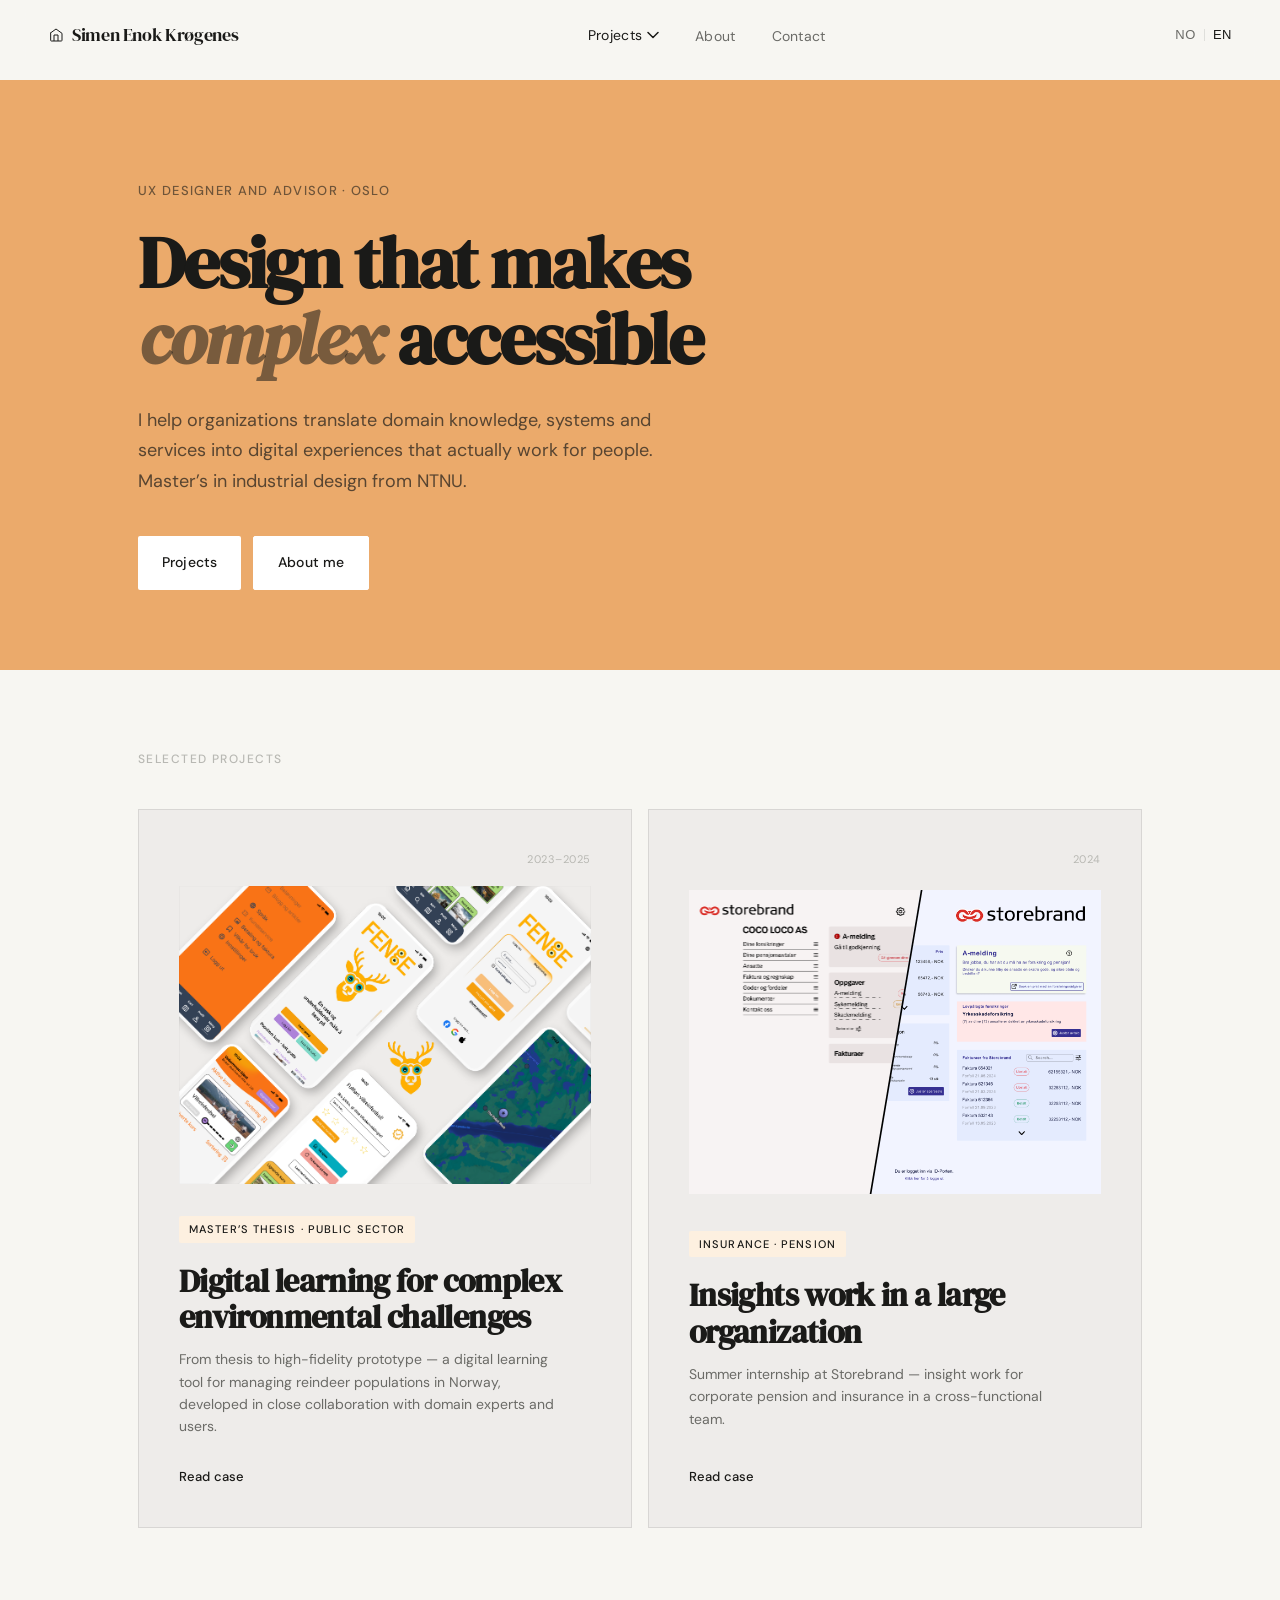
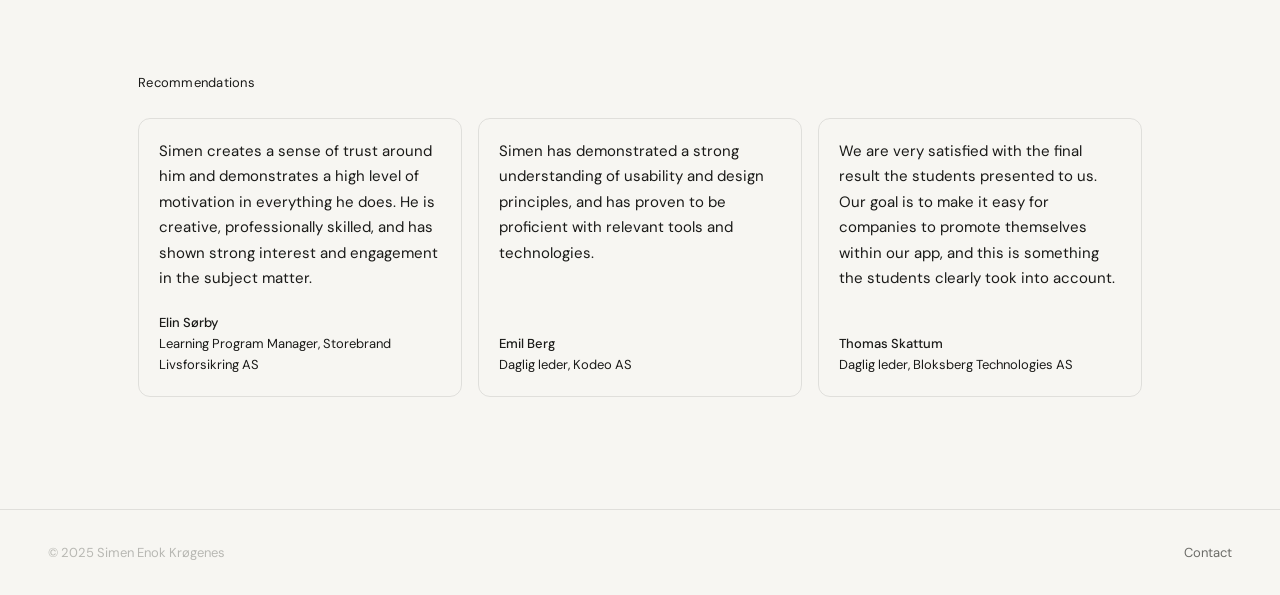
<file: index.html>
<!DOCTYPE html>
<html lang="no">
<head>
  <meta charset="UTF-8">
  <meta name="viewport" content="width=device-width, initial-scale=1.0">
  <title data-i18n="index.title">Simen Enok Krøgenes — UX-designer og rådgiver</title>
  <link rel="stylesheet" href="style.css">
  <script src="i18n.js" defer></script>
  <script src="nav.js" defer></script>
  <!-- Cloudflare Web Analytics -->
  <script defer src='https://static.cloudflareinsights.com/beacon.min.js' data-cf-beacon='{"token": "e6a8afc8fe464f28bdc5db6324f09d3e"}'></script>
  <!-- End Cloudflare Web Analytics -->
</head>
<body>

<nav>
  <a href="index.html" class="nav-logo">
    <svg width="16" height="16" viewBox="0 0 24 24" fill="none" xmlns="http://www.w3.org/2000/svg" aria-hidden="true">
      <path d="M3 9.5L12 3L21 9.5V20a1 1 0 0 1-1 1H5a1 1 0 0 1-1-1V9.5Z" stroke="currentColor" stroke-width="1.5" stroke-linejoin="round"/>
      <path d="M9 21V12h6v9" stroke="currentColor" stroke-width="1.5" stroke-linejoin="round"/>
    </svg>
    Simen Enok Krøgenes
  </a>
  <ul class="nav-links">
    <li class="nav-item-dropdown">
      <button class="nav-dropdown-btn active" aria-expanded="false" aria-haspopup="true">
        <span data-i18n="nav.projects">Prosjekter</span>
        <svg class="nav-chevron" width="12" height="8" viewBox="0 0 12 8" fill="none" aria-hidden="true">
          <path d="M1 1.5L6 6.5L11 1.5" stroke="currentColor" stroke-width="1.5" stroke-linecap="round" stroke-linejoin="round"/>
        </svg>
      </button>
      <div class="nav-dropdown" role="menu">
        <a href="fenge.html" class="nav-dropdown-item" role="menuitem">
          <span class="nav-dd-tag" data-i18n="nav.dd.fenge.tag">Masteroppgave · Natur</span>
          <span class="nav-dd-name">Fenge</span>
          <span class="nav-dd-desc" data-i18n="nav.dd.fenge.desc">Digital læring for villreinforvaltning</span>
        </a>
        <a href="storebrand.html" class="nav-dropdown-item" role="menuitem">
          <span class="nav-dd-tag" data-i18n="nav.dd.storebrand.tag">Pensjon · Forsikring</span>
          <span class="nav-dd-name">Storebrand</span>
          <span class="nav-dd-desc" data-i18n="nav.dd.storebrand.desc">Innsiktsarbeid og brukeropplevelse</span>
        </a>
        <!-- DNT hidden: not active
        <a href="dnt.html" class="nav-dropdown-item" role="menuitem">
          <span class="nav-dd-tag" data-i18n="nav.dd.dnt.tag">Friluftsliv · Frivillig</span>
          <span class="nav-dd-name">DNT</span>
          <span class="nav-dd-desc" data-i18n="nav.dd.dnt.desc">UX-rådgivning og opplæring</span>
        </a>
        -->
      </div>
    </li>
    <li><a href="om-meg.html" data-i18n="nav.about">Om meg</a></li>
    <li><a href="om-meg.html#kontakt" data-i18n="nav.contact">Kontakt</a></li>
  </ul>
  <div class="lang-switcher">
    <button class="lang" data-lang="no">NO</button>
    <span class="lang-divider"></span>
    <button class="lang" data-lang="en">EN</button>
  </div>
</nav>

<main>

  <section class="hero">
    <div class="container">
      <p class="hero-eyebrow fade-up" data-i18n="index.hero.eyebrow">UX-designer og rådgiver · Oslo</p>
      <h1 class="fade-up" data-i18n="index.hero.title">Design som gjør <em>komplekst</em> tilgjengelig</h1>
      <p class="hero-body fade-up" data-i18n="index.hero.body">
        Jeg brenner for å skape fagkunnskap, systemer og tjenester til digitale opplevelser som faktisk fungerer for folk. Master i industriell design fra NTNU.
      </p>
      <div style="display:flex;gap:12px;flex-wrap:wrap;" class="fade-up">
        <a href="#prosjekter" class="btn" data-i18n="nav.projects">Prosjekter</a>
        <a href="om-meg.html" class="btn btn-ghost" data-i18n="index.hero.cta.about">Om meg</a>
      </div>
    </div>
  </section>

  <div class="container">
    <section class="projects-section" id="prosjekter">
      <p class="section-label" data-i18n="index.projects.label">Utvalgte prosjekter</p>

      <div class="projects-grid">

        <!-- FENGE — featured -->
        <a href="fenge.html" class="project-card featured fade-up">
          <span class="card-year" data-i18n="index.project.fenge.year">2023–2025</span>
          <img src="images/fenge/0hero-fenge.png" alt="Fenge grensesnitt" loading="lazy">
          <div>
            <span class="card-tag" data-i18n="index.project.fenge.tag">Masteroppgave · Offentlig sektor</span>
            <h2 class="card-title" data-i18n="index.project.fenge.title">Digital læring som virkemiddel i naturforvaltning</h2>
            <p class="card-desc" data-i18n="index.project.fenge.desc">
              Fra masteroppgave til høyoppløselig prototype — et digitalt læringsverktøy for forvaltning av norsk villrein, utviklet i tett samarbeid med fageksperter og brukere.
            </p>
          </div>
          <span class="card-arrow" data-i18n="index.project.card.cta">
            Les casen
            <svg width="16" height="16" viewBox="0 0 16 16" fill="none">
              <path d="M3 8h10M9 4l4 4-4 4" stroke="currentColor" stroke-width="1.5" stroke-linecap="round" stroke-linejoin="round"/>
            </svg>
          </span>
        </a>

        <!-- STOREBRAND -->
        <a href="storebrand.html" class="project-card secondary fade-up">
          <span class="card-year" data-i18n="index.project.storebrand.year">2024</span>
          <img src="images/storebrand/0hero-storebrand.svg" alt="Storebrand Sandbox" loading="lazy">
          <div>
            <span class="card-tag" data-i18n="index.project.storebrand.tag">Forsikring · Pensjon</span>
            <h2 class="card-title" data-i18n="index.project.storebrand.title">Innsiktsarbeid i stor organisasjon</h2>
            <p class="card-desc" data-i18n="index.project.storebrand.desc">
              Sommerpraktikum i Storebrand — innsiktsarbeid for bedriftsmarkedet innen pensjon og forsikring i tverrfaglig team.
            </p>
          </div>
          <span class="card-arrow" data-i18n="index.project.card.cta">
            Les casen
            <svg width="16" height="16" viewBox="0 0 16 16" fill="none">
              <path d="M3 8h10M9 4l4 4-4 4" stroke="currentColor" stroke-width="1.5" stroke-linecap="round" stroke-linejoin="round"/>
            </svg>
          </span>
        </a>

        <!-- DNT hidden: not active
        <a href="dnt.html" class="project-card third fade-up">
          <span class="card-year" data-i18n="index.project.dnt.year">2024–2025</span>
          <div class="img-block fade-up">[ Heroimage: DNT-grensesnitt ]</div>
          <div>
            <span class="card-tag" data-i18n="index.project.dnt.tag">Friluftsliv · Opplæring</span>
            <h2 class="card-title" data-i18n="index.project.dnt.title">UX-rådgivning og frivillig formidling, DNT</h2>
          </div>
          <div>
            <p class="card-desc" data-i18n="index.project.dnt.desc">
              Bidrag til digital utvikling og opplæring av frivillige formidlere for Den Norske Turistforening — Norges største friluftslivsorganisasjon.
            </p>
            <span class="card-arrow" style="display:inline-flex;margin-top:20px;" data-i18n="index.project.card.cta">
              Les casen
              <svg width="16" height="16" viewBox="0 0 16 16" fill="none" style="margin-left:8px;">
                <path d="M3 8h10M9 4l4 4-4 4" stroke="currentColor" stroke-width="1.5" stroke-linecap="round" stroke-linejoin="round"/>
              </svg>
            </span>
          </div>
        </a>
        -->

      </div>
    </section>

    <section class="recommendations">
      <p class="rec-label" data-i18n="index.rec.label">Anbefalinger</p>
      <div class="rec-scroll">
        <div class="rec-grid" id="rec-grid"></div>
      </div>
    </section>

  </div>
</main>


<footer>
  <p data-i18n="footer.copyright">© 2025 Simen Enok Krøgenes</p>
  <a href="om-meg.html#kontakt" data-i18n="nav.contact">Kontakt</a>
</footer>

<script>
const recTestimonials = [
  {
    quote: "Simen creates a sense of trust around him and demonstrates a high level of motivation in everything he does. He is creative, professionally skilled, and has shown strong interest and engagement in the subject matter.",
    author: "Elin Sørby",
    role: "Learning Program Manager, Storebrand Livsforsikring AS"
  },
  {
    quote: "Simen has demonstrated a strong understanding of usability and design principles, and has proven to be proficient with relevant tools and technologies.",
    author: "Emil Berg",
    role: "Daglig leder, Kodeo AS"
  },
  {
    quote: "We are very satisfied with the final result the students presented to us. Our goal is to make it easy for companies to promote themselves within our app, and this is something the students clearly took into account.",
    author: "Thomas Skattum",
    role: "Daglig leder, Bloksberg Technologies AS"
  }
];

document.addEventListener("DOMContentLoaded", () => {
  const grid = document.getElementById("rec-grid");
  recTestimonials.forEach(t => {
    const card = document.createElement("div");
    card.className = "rec-card";
    card.innerHTML = `<p class="rec-quote">${t.quote}</p><div><p class="rec-author">${t.author}</p><p class="rec-role">${t.role}</p></div>`;
    grid.appendChild(card);
  });
});
</script>
</body>
</html>
</file>
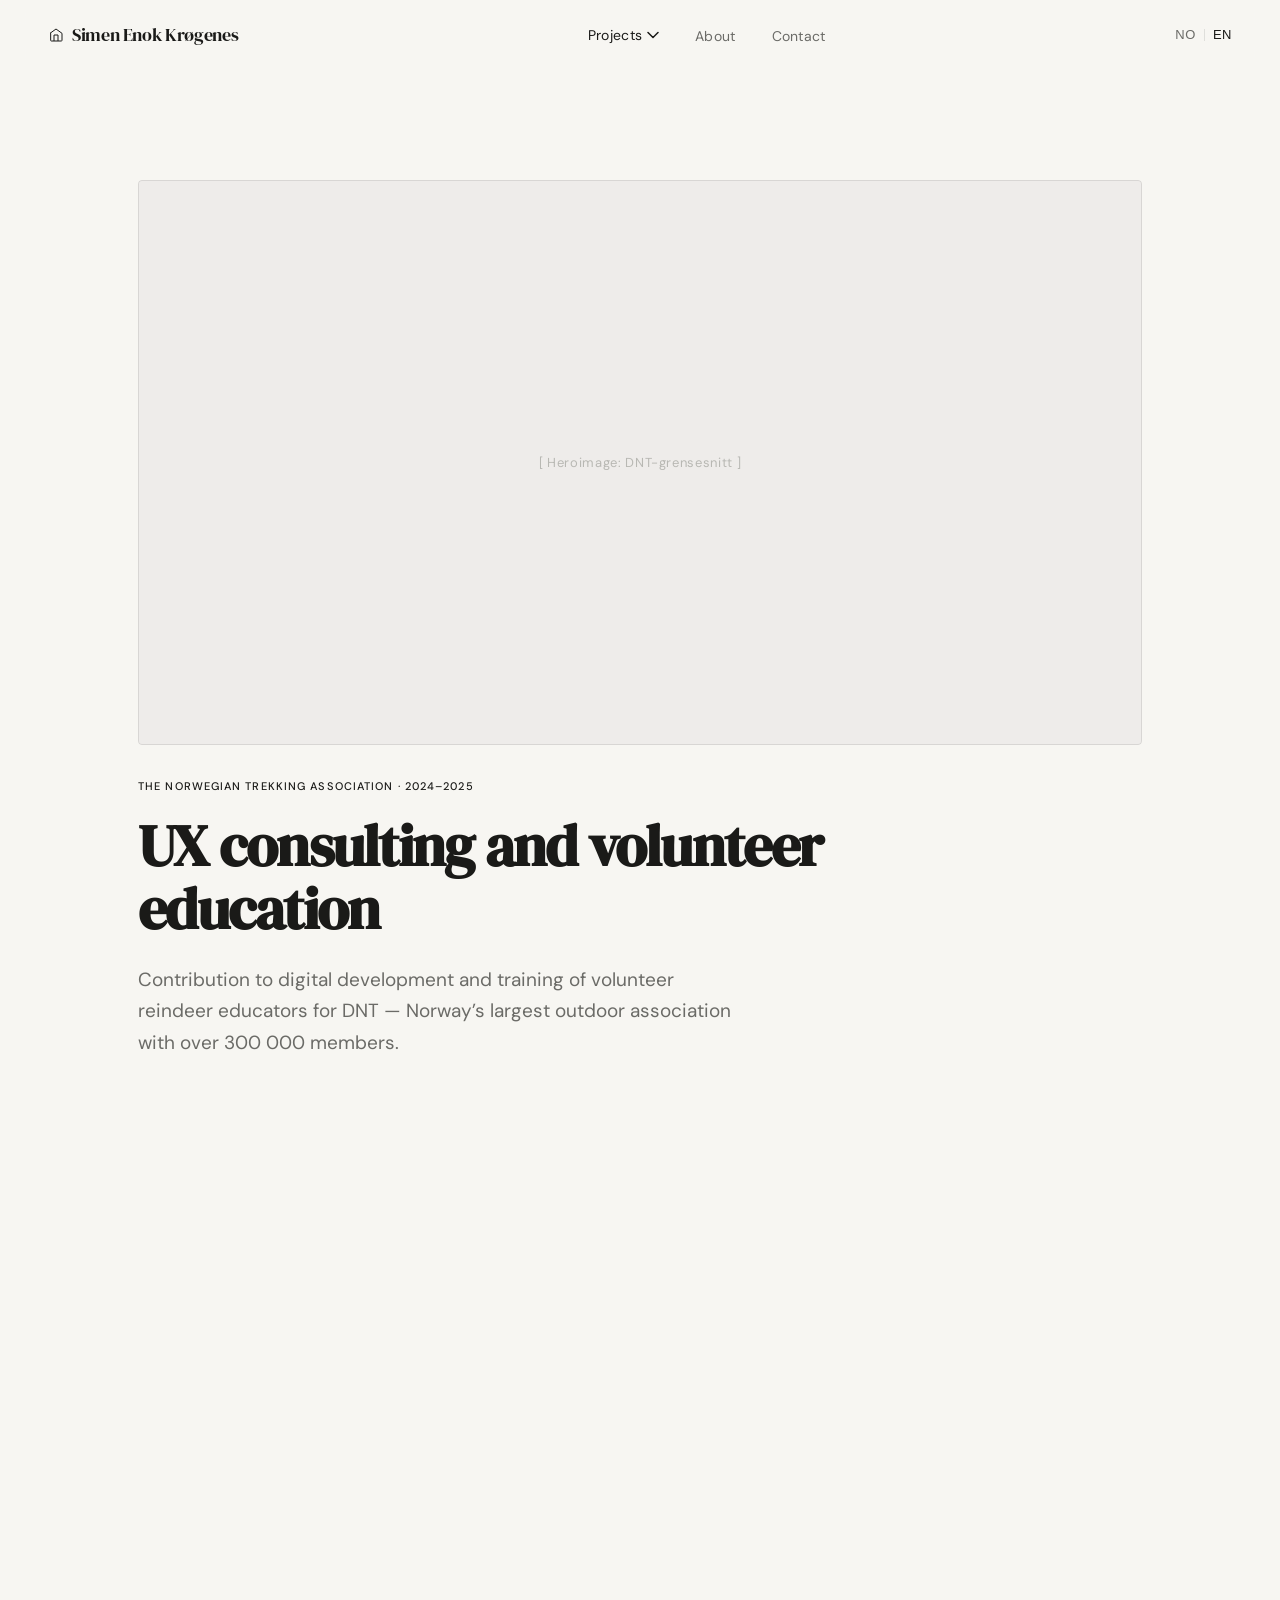
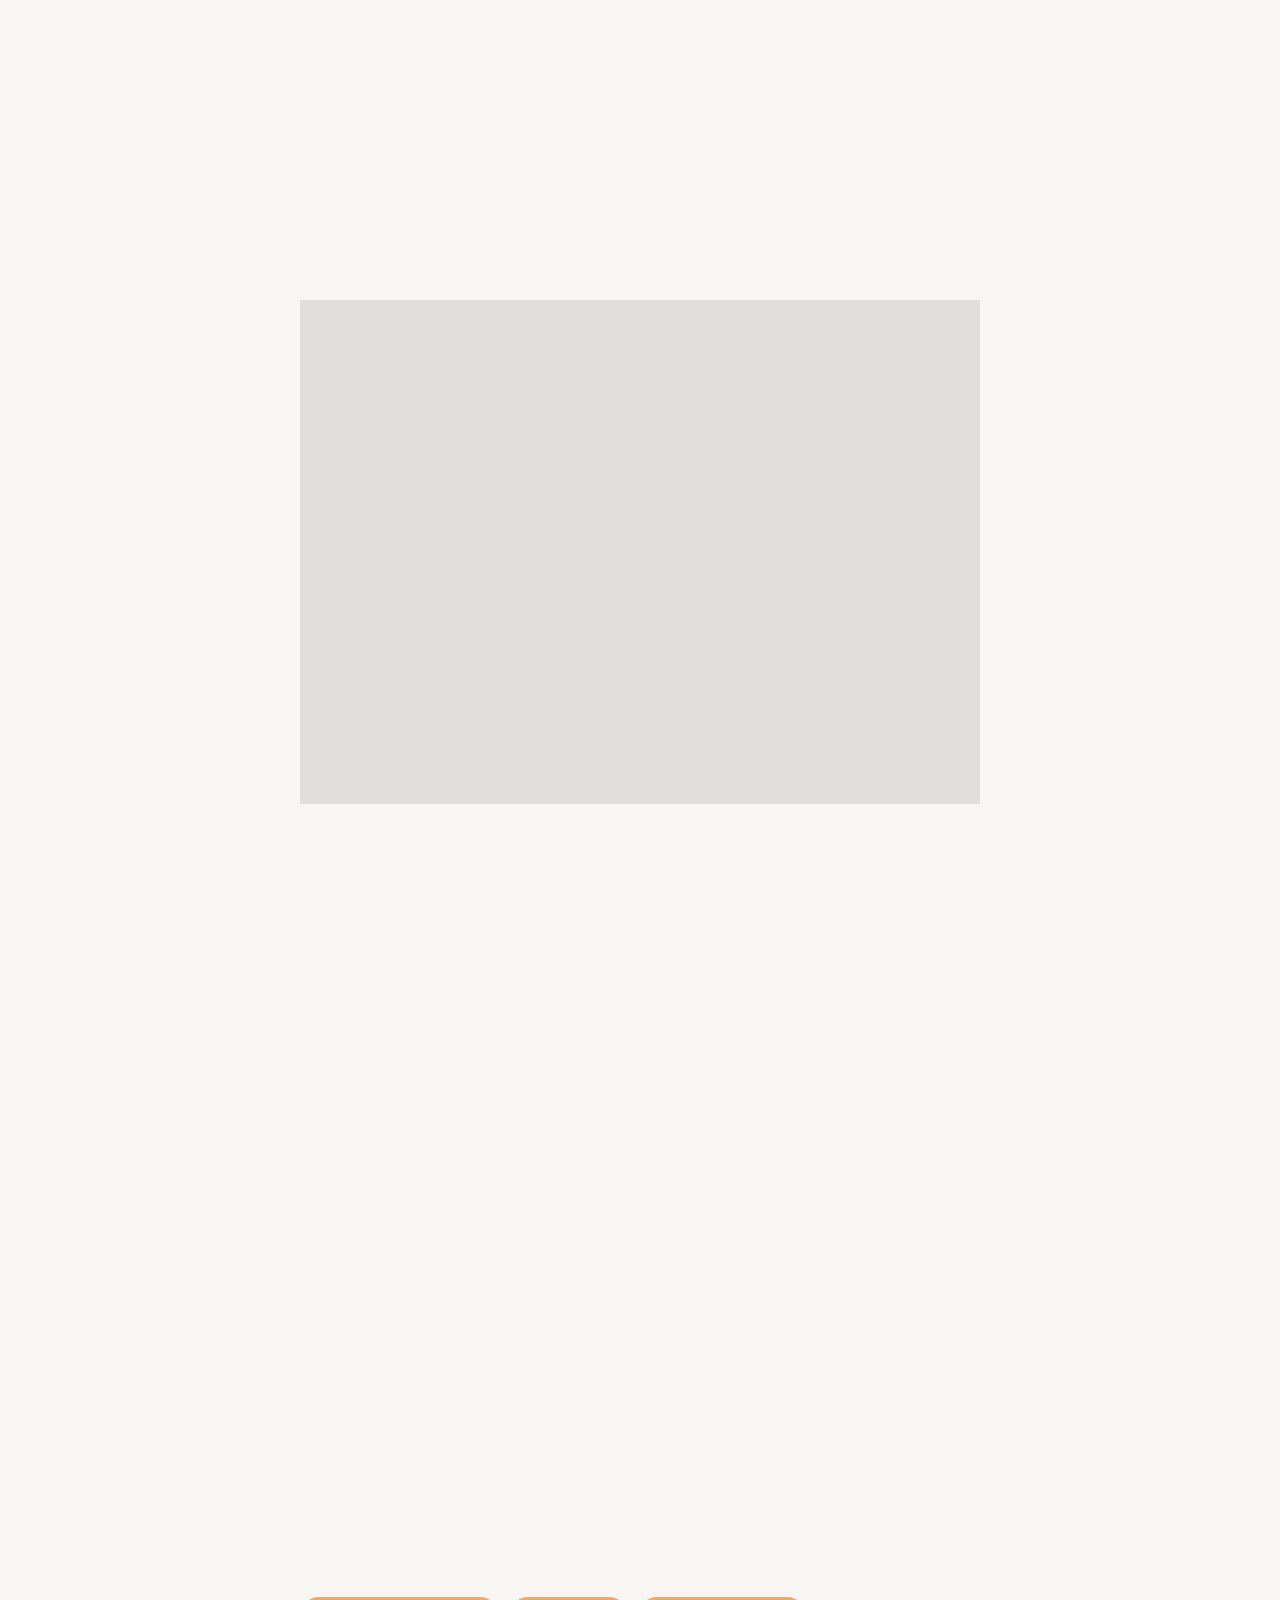
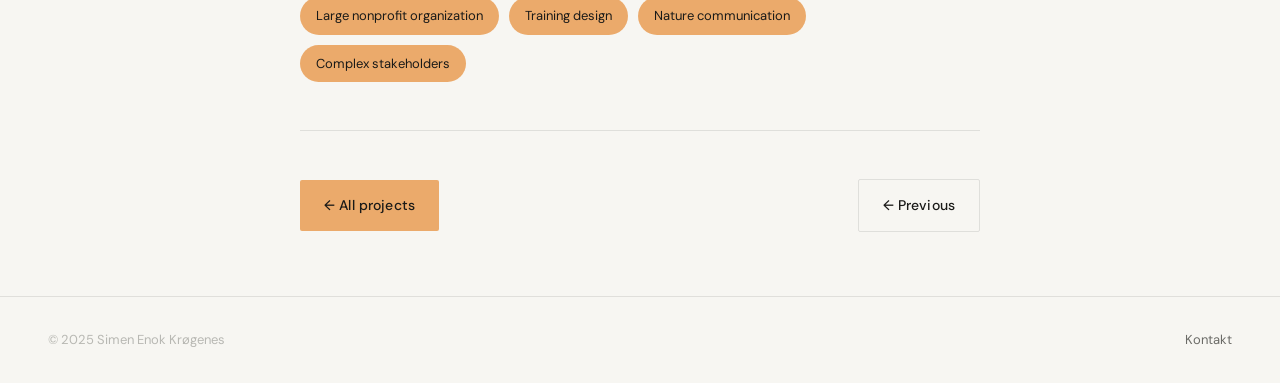
<file: dnt.html>
<!DOCTYPE html>
<html lang="no">
<head>
  <meta charset="UTF-8">
  <meta name="viewport" content="width=device-width, initial-scale=1.0">
  <title data-i18n="case.dnt.title">DNT — Simen Enok Krøgenes</title>
  <link rel="stylesheet" href="style.css">
  <script src="i18n.js" defer></script>
  <script src="nav.js" defer></script>
  <!-- Cloudflare Web Analytics -->
  <script defer src='https://static.cloudflareinsights.com/beacon.min.js' data-cf-beacon='{"token": "e6a8afc8fe464f28bdc5db6324f09d3e"}'></script>
  <!-- End Cloudflare Web Analytics -->
</head>
<body>

<nav>
  <a href="index.html" class="nav-logo">
    <svg width="16" height="16" viewBox="0 0 24 24" fill="none" xmlns="http://www.w3.org/2000/svg" aria-hidden="true">
      <path d="M3 9.5L12 3L21 9.5V20a1 1 0 0 1-1 1H5a1 1 0 0 1-1-1V9.5Z" stroke="currentColor" stroke-width="1.5" stroke-linejoin="round"/>
      <path d="M9 21V12h6v9" stroke="currentColor" stroke-width="1.5" stroke-linejoin="round"/>
    </svg>
    Simen Enok Krøgenes
  </a>
  <ul class="nav-links">
    <li class="nav-item-dropdown">
      <button class="nav-dropdown-btn active" aria-expanded="false" aria-haspopup="true">
        <span data-i18n="nav.projects">Prosjekter</span>
        <svg class="nav-chevron" width="12" height="8" viewBox="0 0 12 8" fill="none" aria-hidden="true">
          <path d="M1 1.5L6 6.5L11 1.5" stroke="currentColor" stroke-width="1.5" stroke-linecap="round" stroke-linejoin="round"/>
        </svg>
      </button>
      <div class="nav-dropdown" role="menu">
        <a href="fenge.html" class="nav-dropdown-item" role="menuitem">
          <span class="nav-dd-tag" data-i18n="nav.dd.fenge.tag">Masteroppgave · Natur</span>
          <span class="nav-dd-name">Fenge</span>
          <span class="nav-dd-desc" data-i18n="nav.dd.fenge.desc">Digital læring for villreinforvaltning</span>
        </a>
        <a href="storebrand.html" class="nav-dropdown-item" role="menuitem">
          <span class="nav-dd-tag" data-i18n="nav.dd.storebrand.tag">Pensjon · Forsikring</span>
          <span class="nav-dd-name">Storebrand</span>
          <span class="nav-dd-desc" data-i18n="nav.dd.storebrand.desc">Innsiktsarbeid og brukeropplevelse</span>
        </a>
        <!-- DNT hidden: not active
        <a href="dnt.html" class="nav-dropdown-item" role="menuitem">
          <span class="nav-dd-tag" data-i18n="nav.dd.dnt.tag">Friluftsliv · Frivillig</span>
          <span class="nav-dd-name">DNT</span>
          <span class="nav-dd-desc" data-i18n="nav.dd.dnt.desc">UX-rådgivning og opplæring</span>
        </a>
        -->
      </div>
    </li>
    <li><a href="om-meg.html" data-i18n="nav.about">Om meg</a></li>
    <li><a href="om-meg.html#kontakt" data-i18n="nav.contact">Kontakt</a></li>
  </ul>
  <div class="lang-switcher">
    <button class="lang" data-lang="no">NO</button>
    <span class="lang-divider"></span>
    <button class="lang" data-lang="en">EN</button>
  </div>
</nav>

<main>
  <div class="container">

    <section class="case-hero fade-up">
      <div class="case-hero-image">
        <div class="img-block fade-up">[ Heroimage: DNT-grensesnitt ]</div>
      </div>
      <span class="case-tag" data-i18n="case.dnt.tag">Den Norske Turistforening · 2024–2025</span>
      <h1 data-i18n="case.dnt.heading">UX-rådgivning og opplæring av frivillige formidlere</h1>
      <p class="lead" data-i18n="case.dnt.lead">
        Bidrag til digital utvikling og opplæring av frivillige villreinformidlere for DNT — Norges største friluftslivsorganisasjon med over 300 000 medlemmer.
      </p>
    </section>
    <div class="case-meta fade-up">
      <div class="meta-item">
        <span class="meta-label" data-i18n="case.dnt.meta.role.label">Rolle</span>
        <span class="meta-value" data-i18n="case.dnt.meta.role.value">UX-rådgiver, frivillig formidler</span>
      </div>
      <div class="meta-item">
        <span class="meta-label" data-i18n="case.dnt.meta.organization.label">Organisasjon</span>
        <span class="meta-value" data-i18n="case.dnt.meta.organization.value">Den Norske Turistforening (DNT)</span>
      </div>
      <div class="meta-item">
        <span class="meta-label" data-i18n="case.dnt.meta.period.label">Periode</span>
        <span class="meta-value" data-i18n="case.dnt.meta.period.value">2024–2025</span>
      </div>
      <div class="meta-item">
        <span class="meta-label" data-i18n="case.dnt.meta.context.label">Kontekst</span>
        <span class="meta-value" data-i18n="case.dnt.meta.context.value">Friluftsliv, naturforvaltning, digitale tjenester</span>
      </div>
    </div>

    <div class="case-content">
      <div class="col">

        <section class="case-section fade-up">
          <h2 data-i18n="case.dnt.section.background">Bakgrunn</h2>
          <p data-i18n="case.dnt.section.background.p1">
            Den Norske Turistforening er en av de mest kjente organisasjonene i Norge, med et stort nettverk av frivillige som er ryggraden i aktiviteten. En del av DNTs arbeid handler om å formidle kunnskap om norsk natur — og særlig om villrein og dens leveområder — til friluftsfolk og allmennheten.
          </p>
          <p data-i18n="case.dnt.section.background.p2">
            Min tilknytning til DNT bygger på arbeidet med Fenge-prosjektet, der masteroppgaven min direkte adresserer behovet DNT og samarbeidspartnere har for bedre digital kunnskapsformidling i dette domenet.
          </p>
        </section>

        <div class="insight fade-up">
          <p data-i18n="case.dnt.insight">Forbindelsen mellom Fenge-prosjektet og DNTs digitale utvikling er ikke tilfeldig — det er et bevisst valg om å jobbe der design faktisk kan ha innvirkning på noe som betyr noe.</p>
        </div>

        <section class="case-section fade-up">
          <h2 data-i18n="case.dnt.section.contribution">Bidrag</h2>

          <div class="process-steps">
            <div class="step">
              <div class="step-num">01</div>
              <div class="step-title" data-i18n="case.dnt.process.recruit">Rekruttering</div>
              <div class="step-desc" data-i18n="case.dnt.process.recruit.desc">Bidro til rekruttering av frivillige villreinformidlere</div>
            </div>
            <div class="step">
              <div class="step-num">02</div>
              <div class="step-title" data-i18n="case.dnt.process.training">Opplæring</div>
              <div class="step-desc" data-i18n="case.dnt.process.training.desc">Deltatt i planlegging og gjennomføring av opplæringsuke</div>
            </div>
            <div class="step">
              <div class="step-num">03</div>
              <div class="step-title" data-i18n="case.dnt.process.advice">Rådgivning</div>
              <div class="step-desc" data-i18n="case.dnt.process.advice.desc">UX-rådgivning for DNTs digitale flater og brukeropplevelse</div>
            </div>
            <div class="step">
              <div class="step-num">04</div>
              <div class="step-title" data-i18n="case.dnt.process.future">Videre</div>
              <div class="step-desc" data-i18n="case.dnt.process.future.desc">Utforsker mer formell rolle i organisasjonen</div>
            </div>
          </div>

          <p>
            Arbeidet med DNT kombinerer det frivillige og det faglige på en måte jeg finner meningsfull. Det gir tilgang til reelle brukere og reelle utfordringer — og forankrer designarbeidet i noe større enn et enkelt oppdrag.
          </p>
        </section>

        <div class="img-block fade-up">[ DNT-opplæring, friluftsliv ]</div>

        <section class="case-section fade-up">
          <h2 data-i18n="case.dnt.section.relevance">Relevans for UX-konsulenter</h2>
          <p data-i18n="case.dnt.relevance.p1">
            Arbeidet med en stor, kompleks ideell organisasjon som DNT krever andre designferdigheter enn privat sektor. Beslutningsprosesser er lengre, interessentene er mange og mangfoldige, og brukernes motivasjon er intrinsisk — ikke drevet av kommersielle insentiver.
          </p>
          <p data-i18n="case.dnt.relevance.p2">
            Det er en kontekst som skjerper evnen til å lytte, tilpasse og kommunisere design på tvers av ulike fagmiljøer — ferdigheter som er direkte overførbare til konsulentarbeid i komplekse organisasjoner.
          </p>
        </section>

        <div class="outcomes fade-up">
          <span class="outcome-pill" data-i18n="case.dnt.outcome.1">Stor ideell organisasjon</span>
          <span class="outcome-pill" data-i18n="case.dnt.outcome.2">Opplæringsdesign</span>
          <span class="outcome-pill" data-i18n="case.dnt.outcome.3">Naturformidling</span>
          <span class="outcome-pill" data-i18n="case.dnt.outcome.4">Komplekse interessenter</span>
        </div>

        <div class="case-nav fade-up">
          <a href="index.html" class="btn btn-accent" data-i18n="case.nav.all">← Alle prosjekter</a>
          <div class="case-nav-right">
            <a href="storebrand.html" class="btn btn-ghost" data-i18n="case.nav.prev">← Forrige</a>
          </div>
        </div>

      </div>
    </div>

  </div>
</main>

<footer>
  <p>© 2025 Simen Enok Krøgenes</p>
  <a href="om-meg.html#kontakt">Kontakt</a>
</footer>

</body>
</html>
</file>
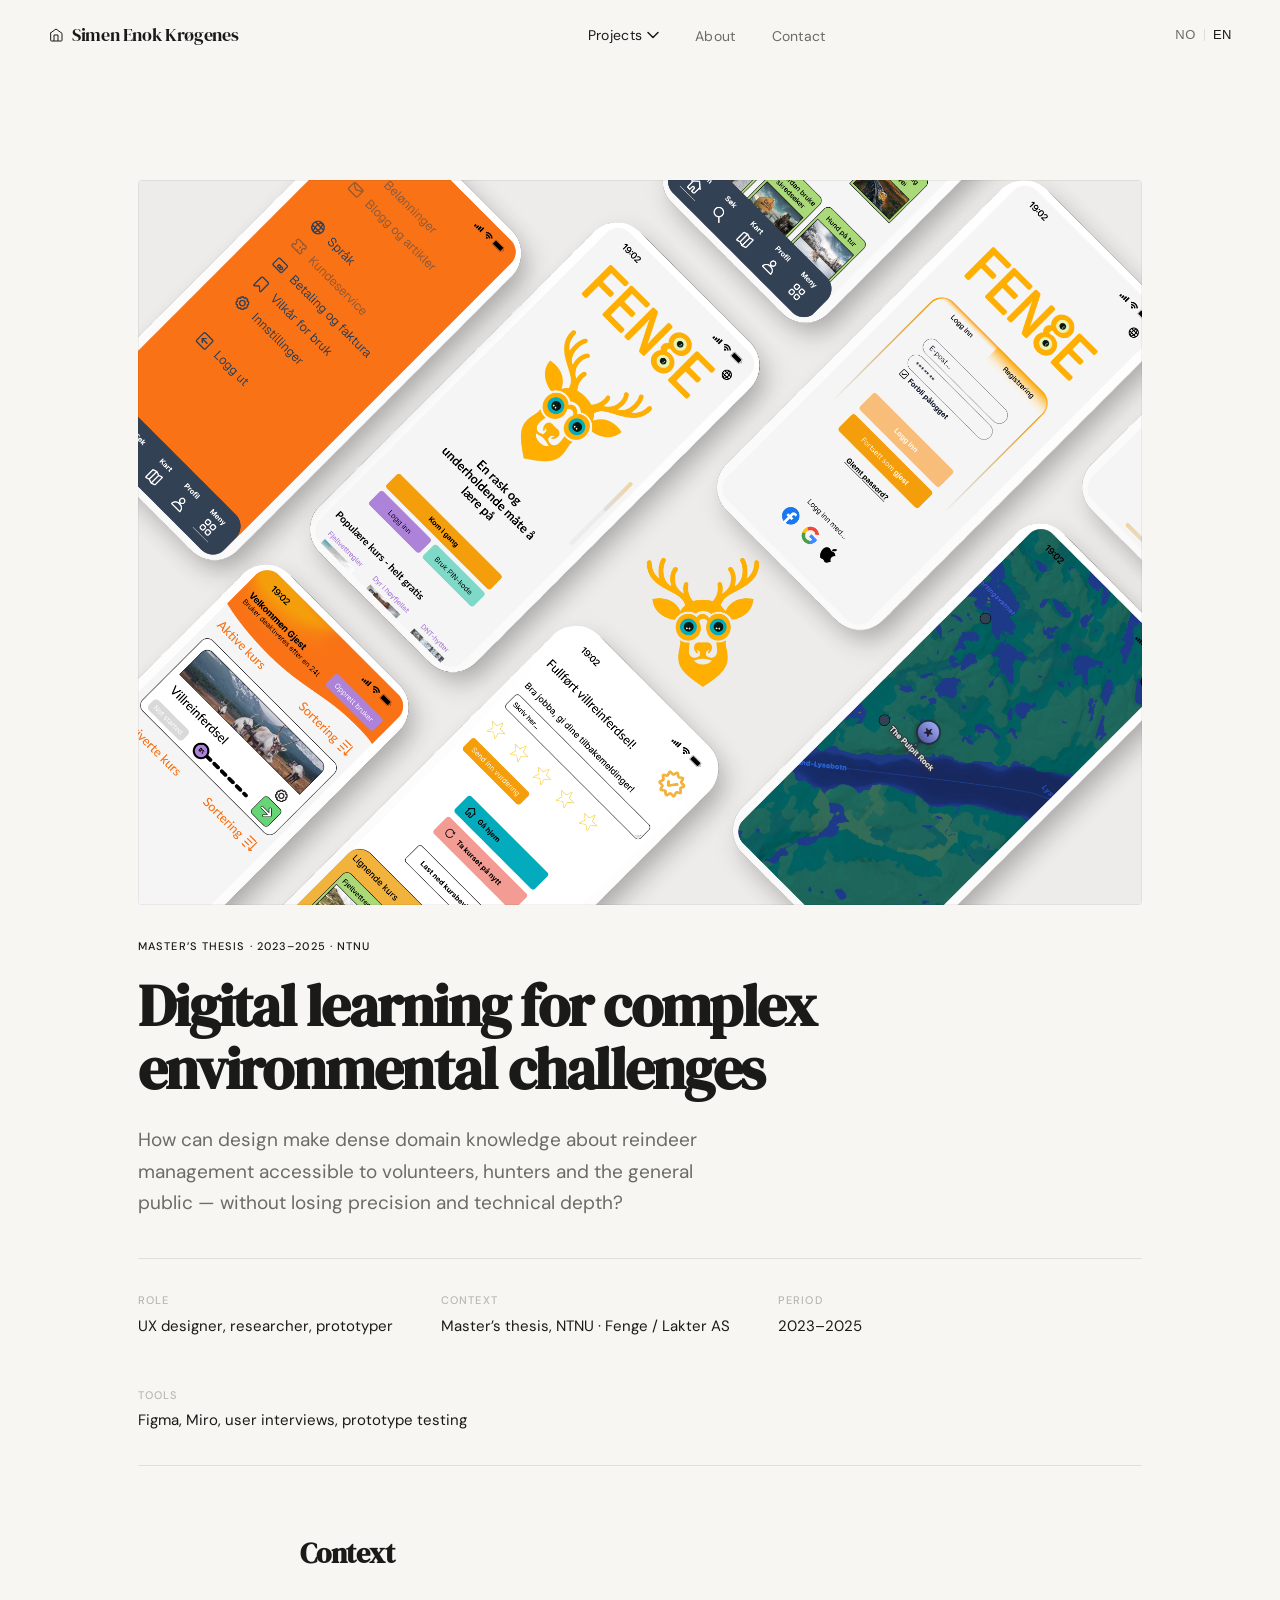
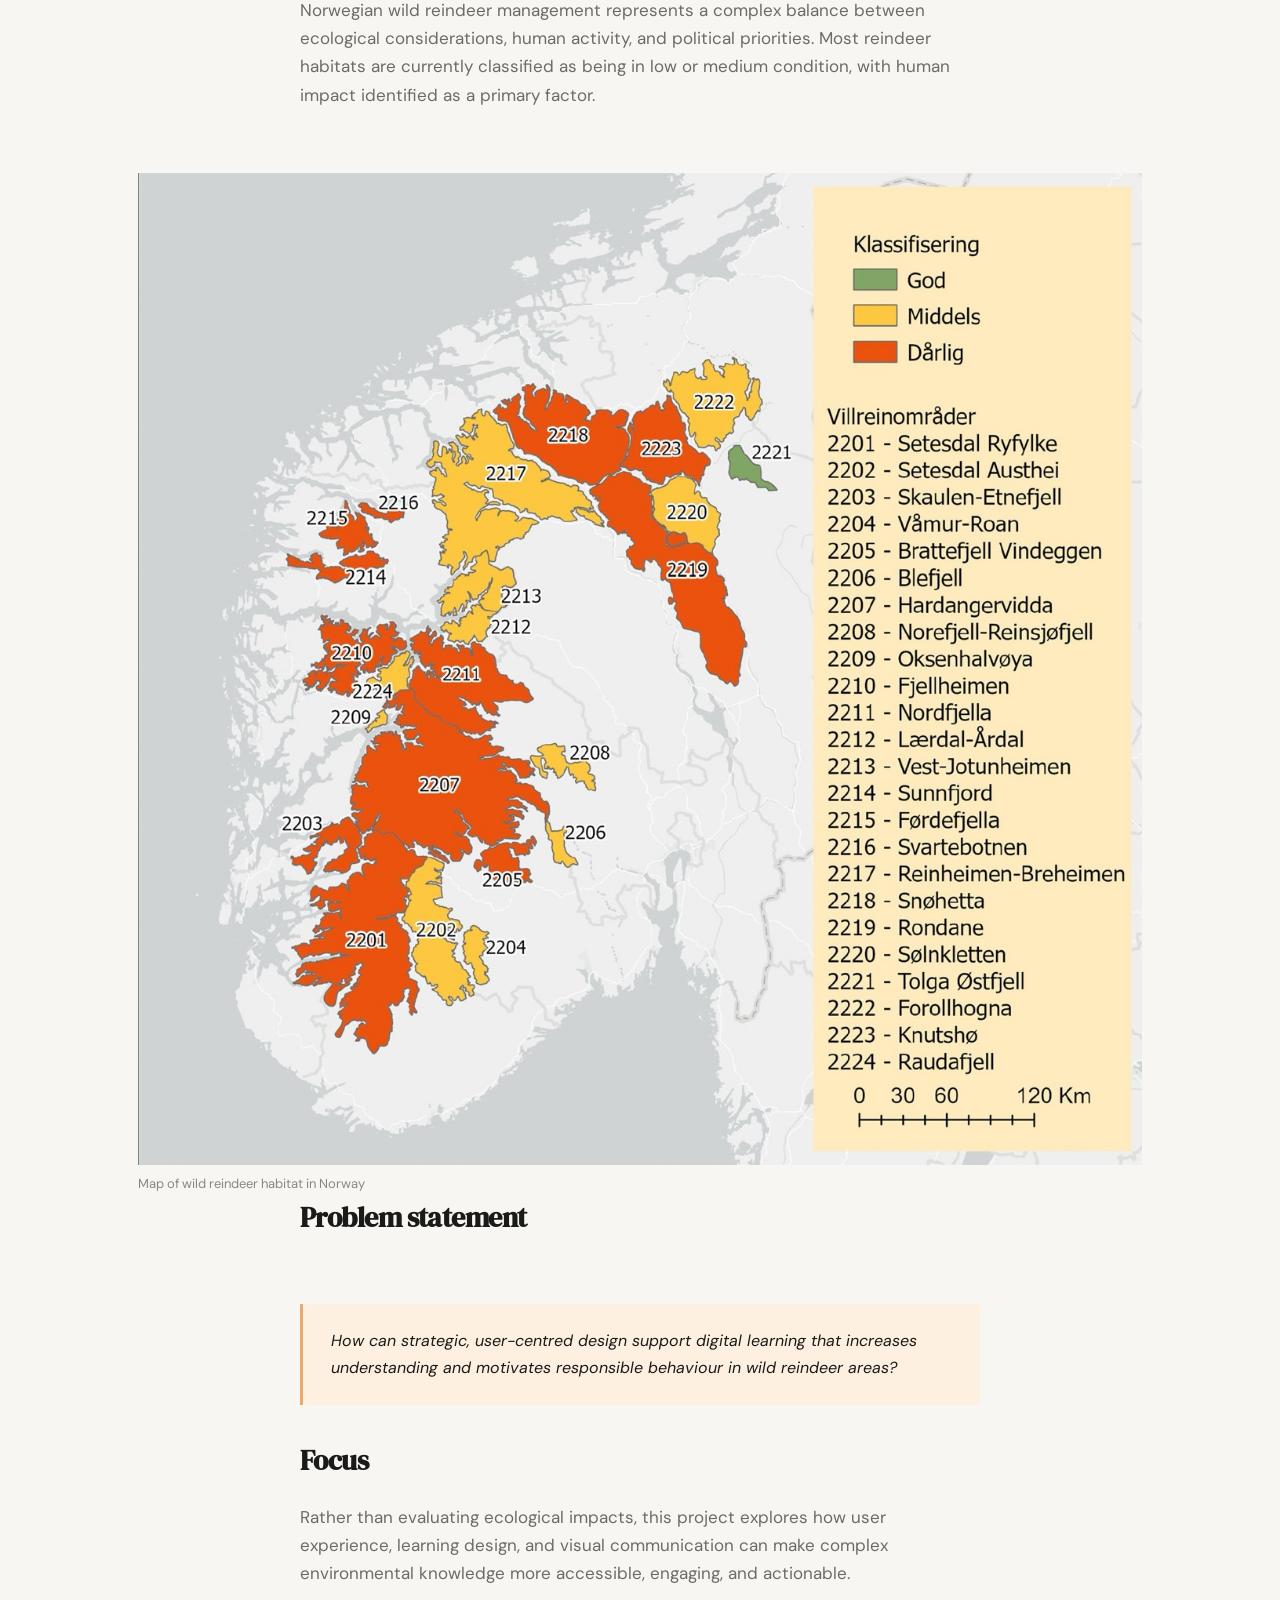
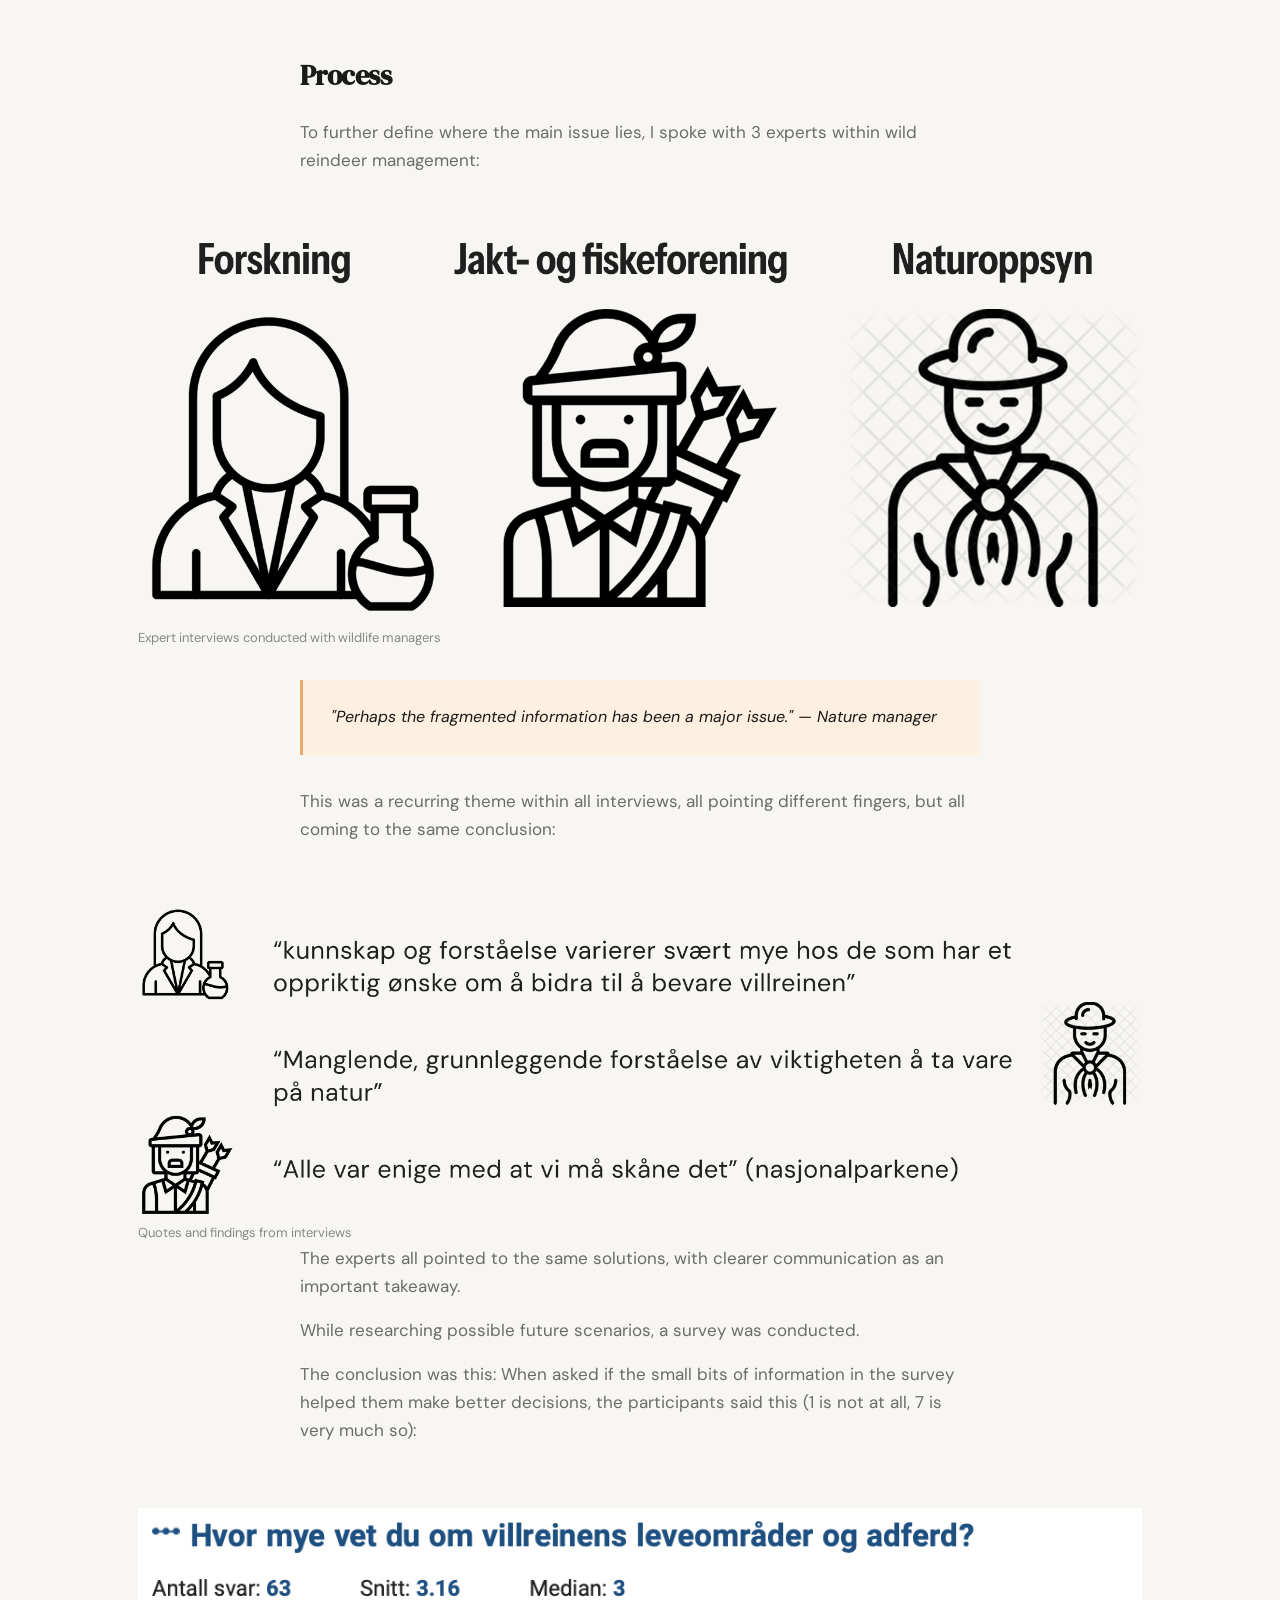
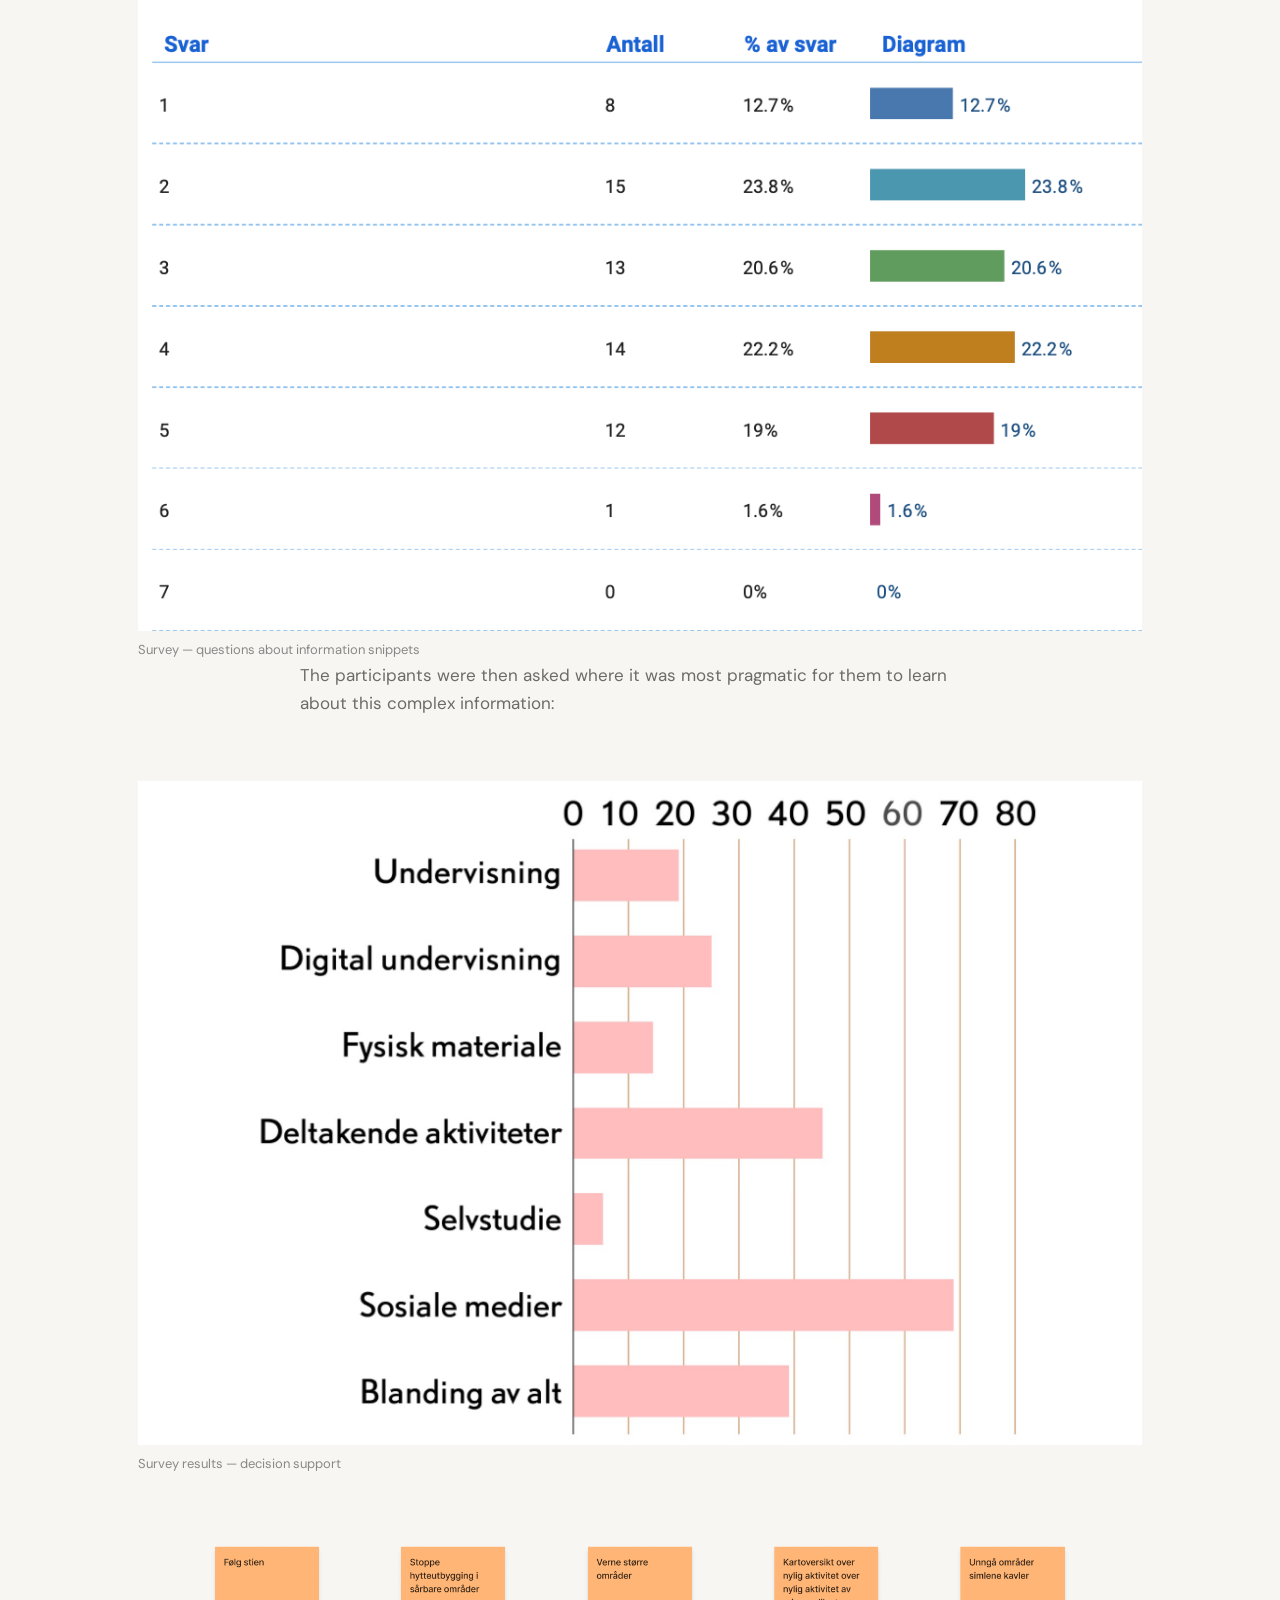
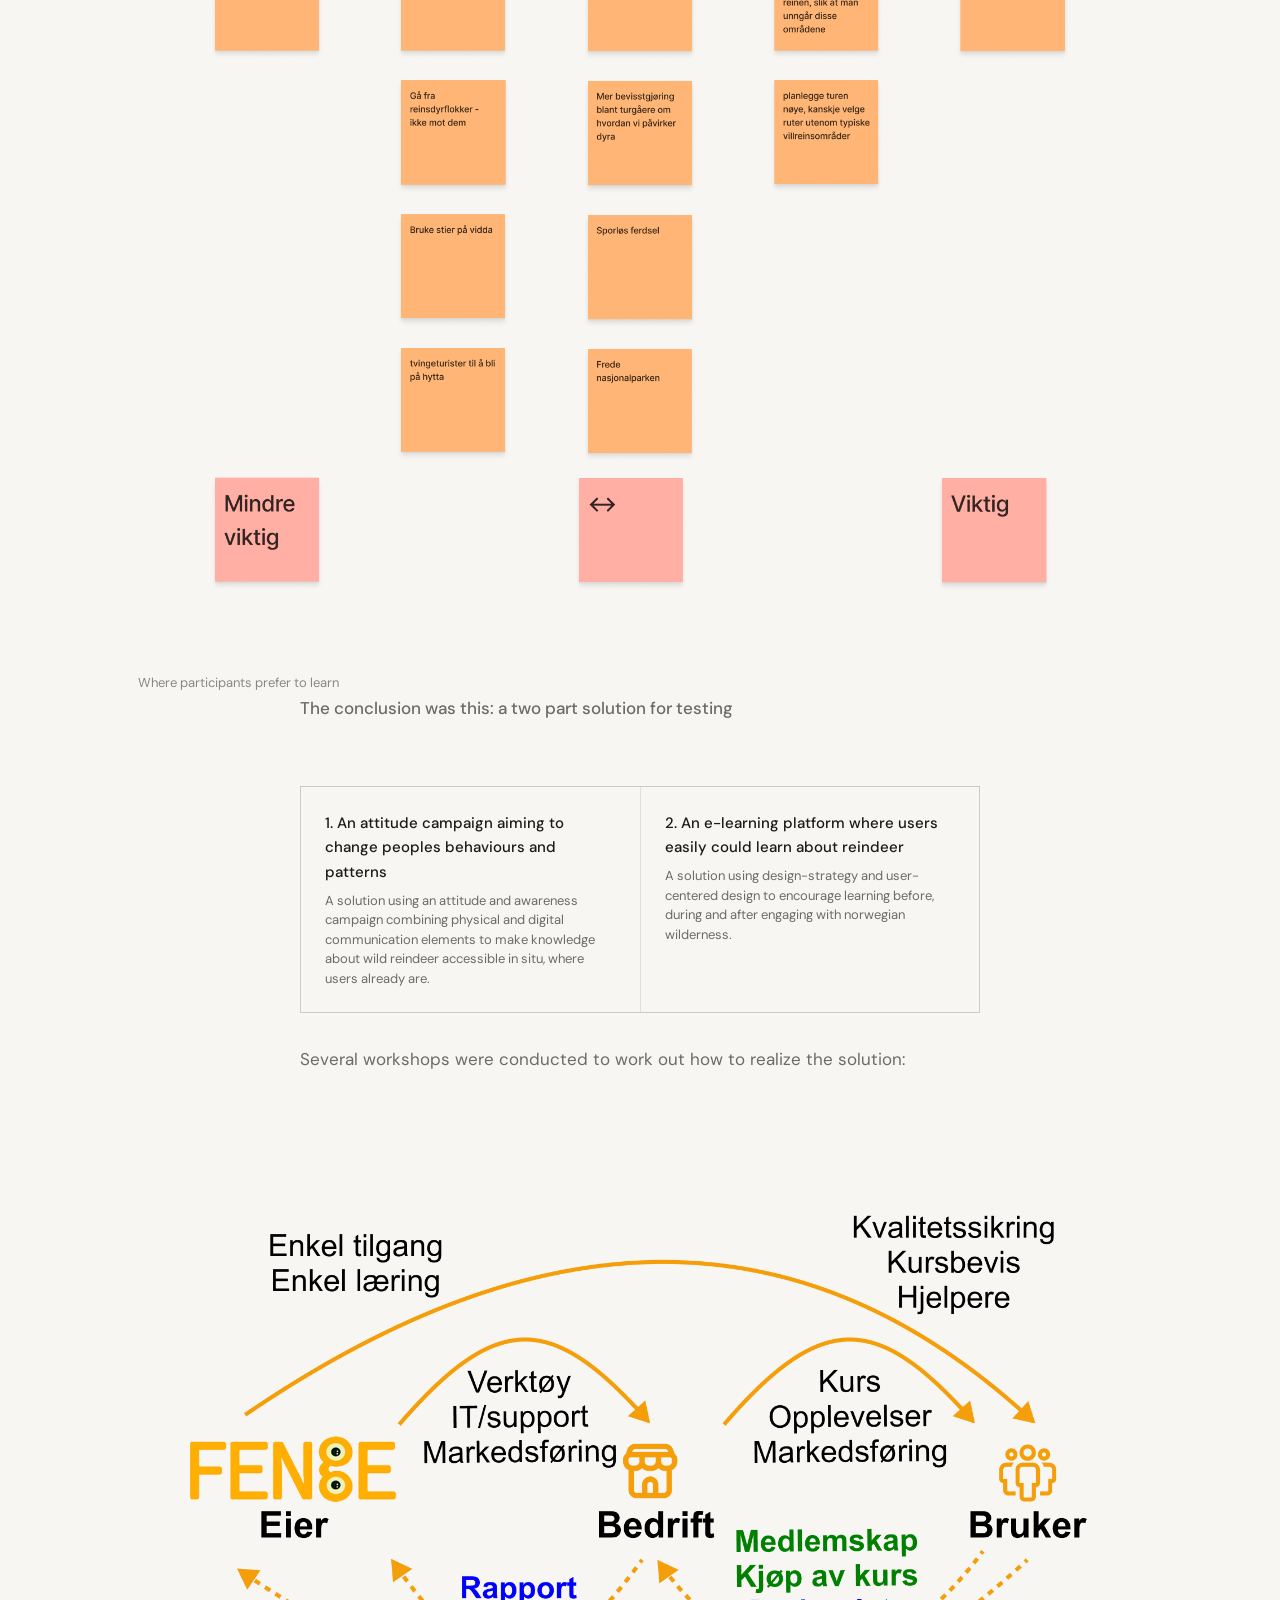
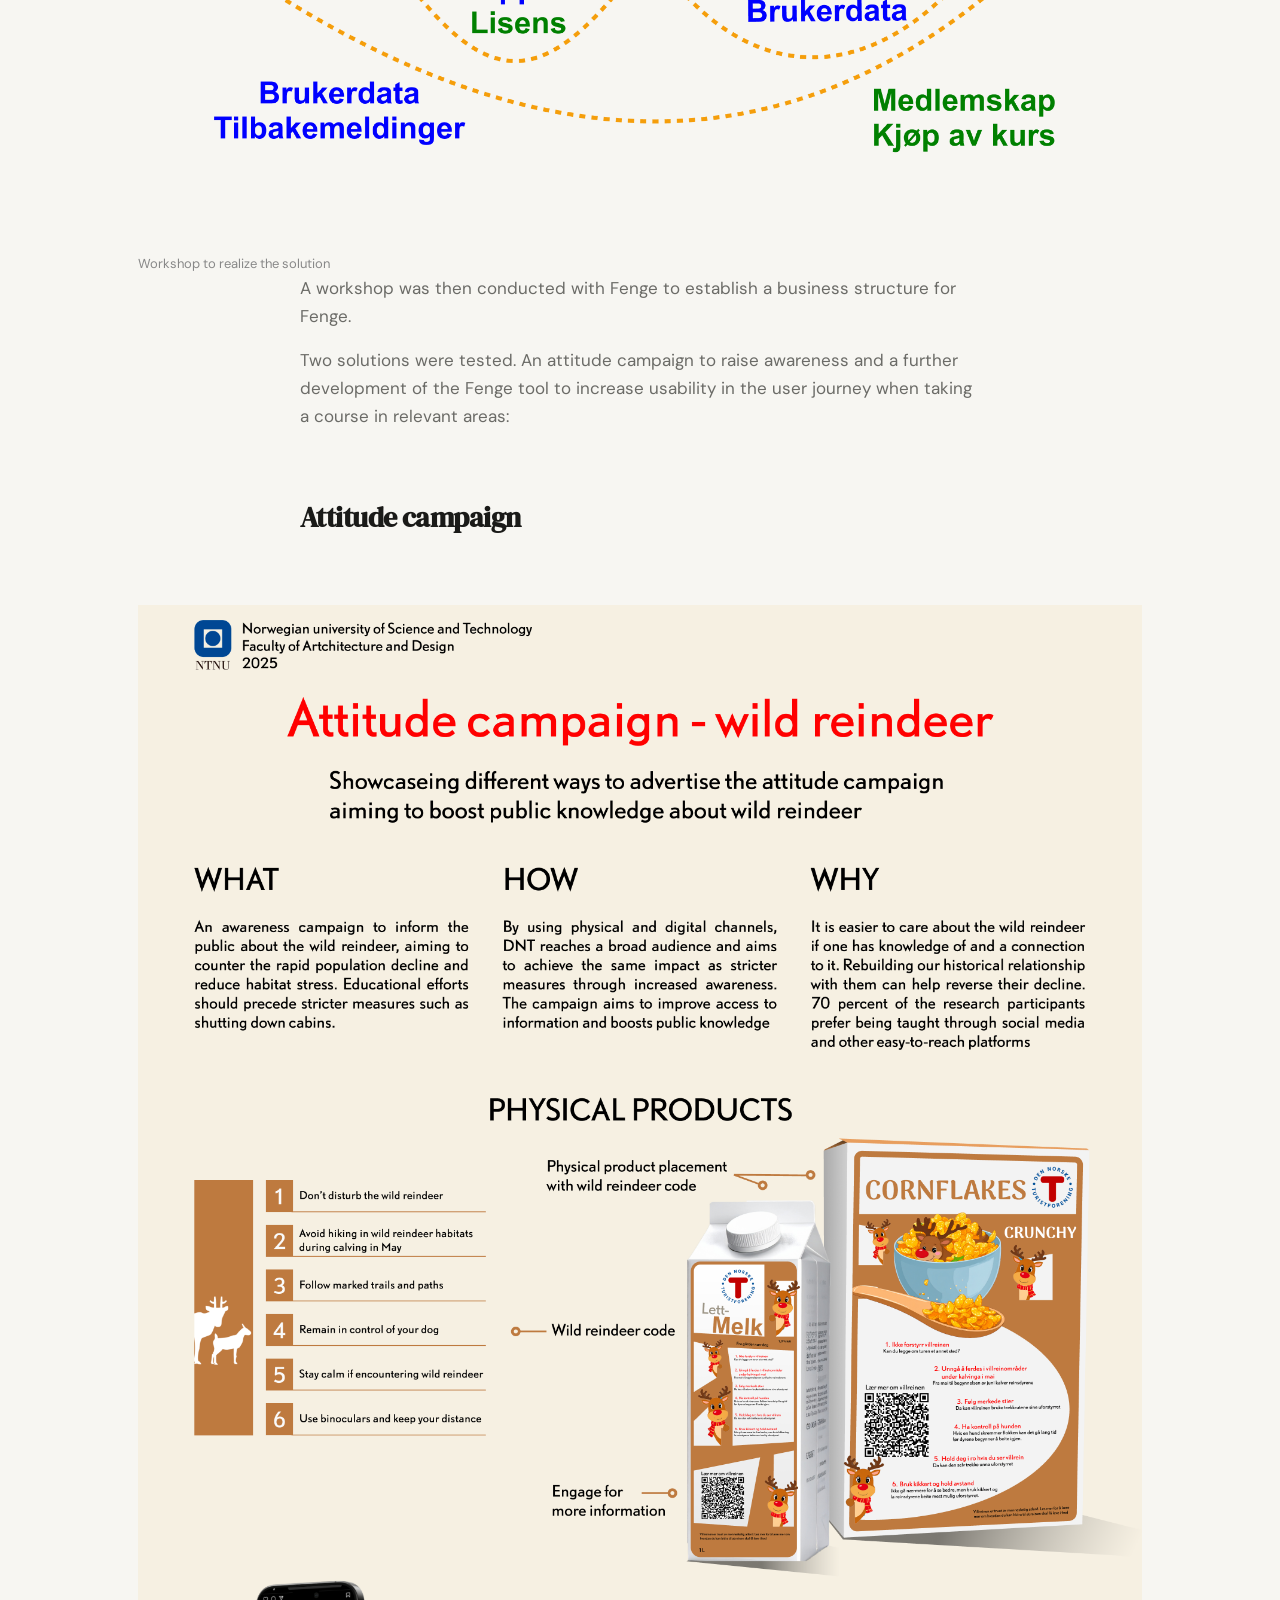
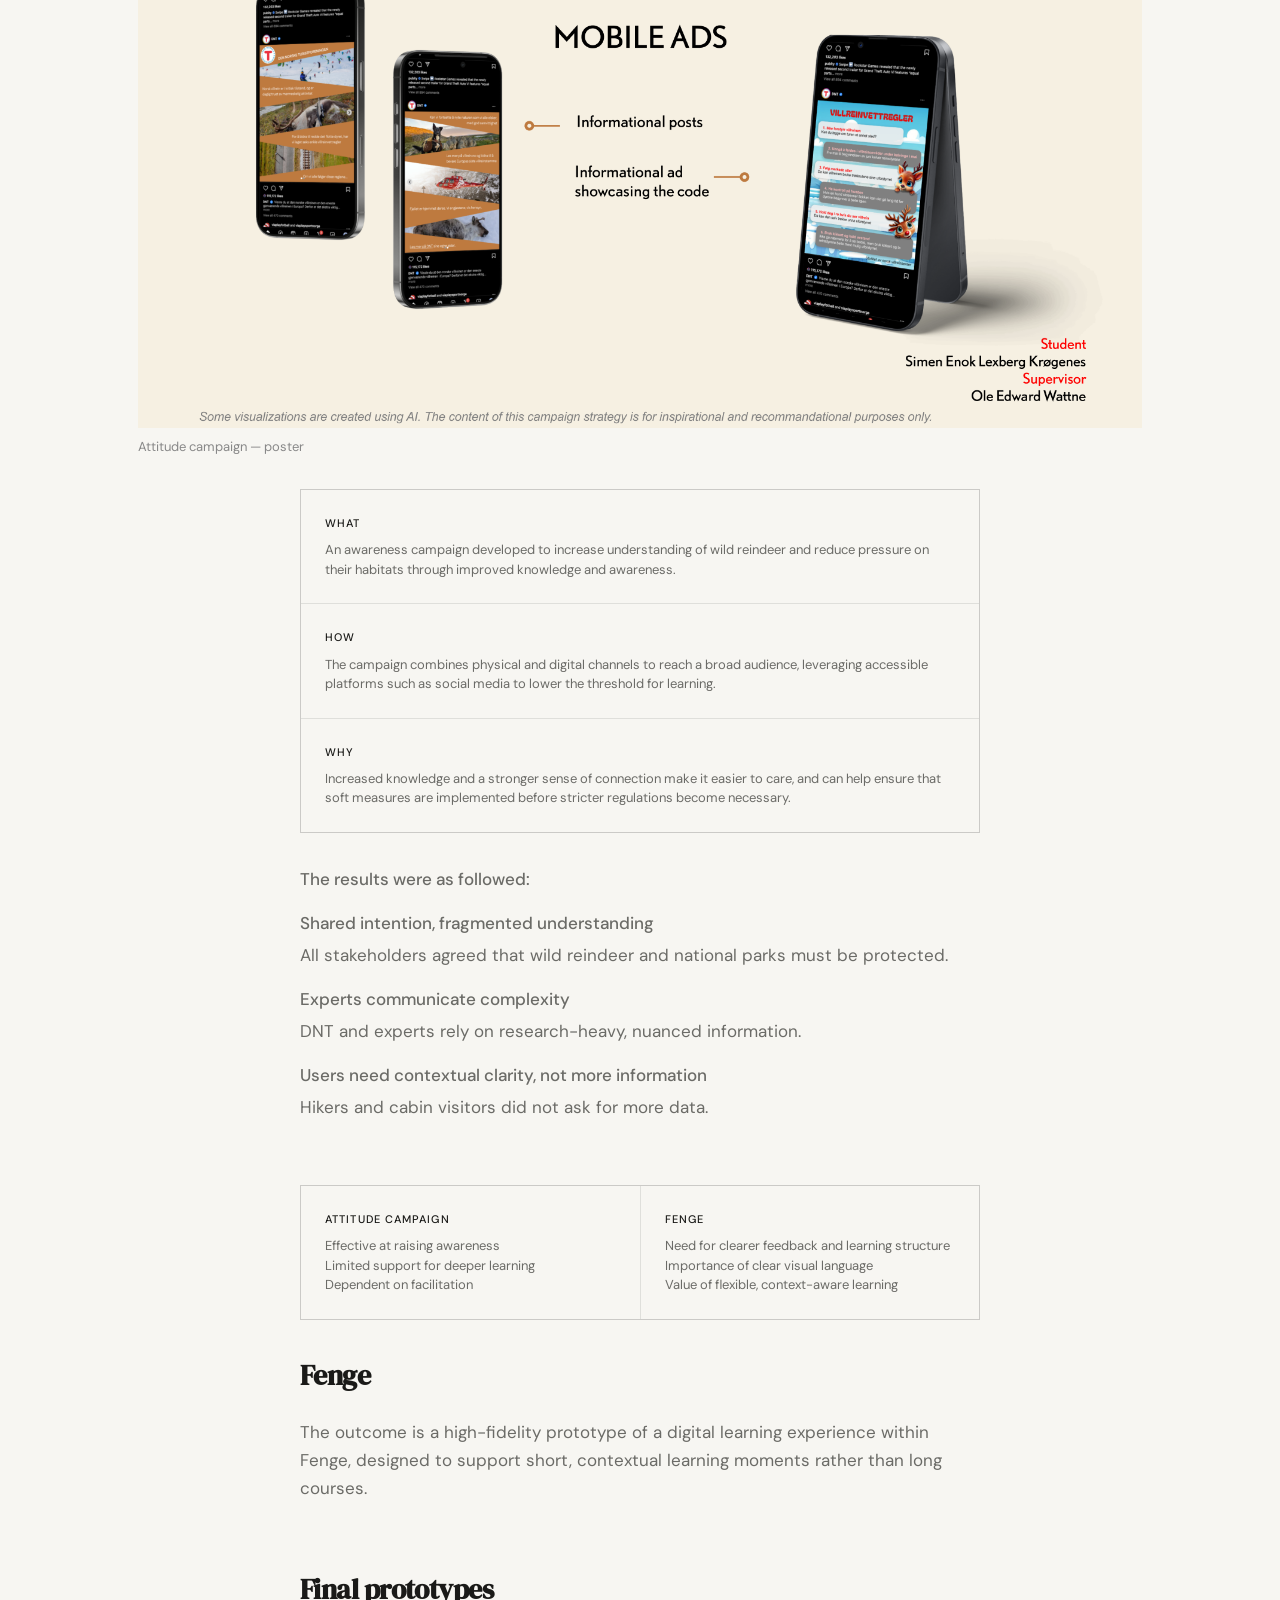
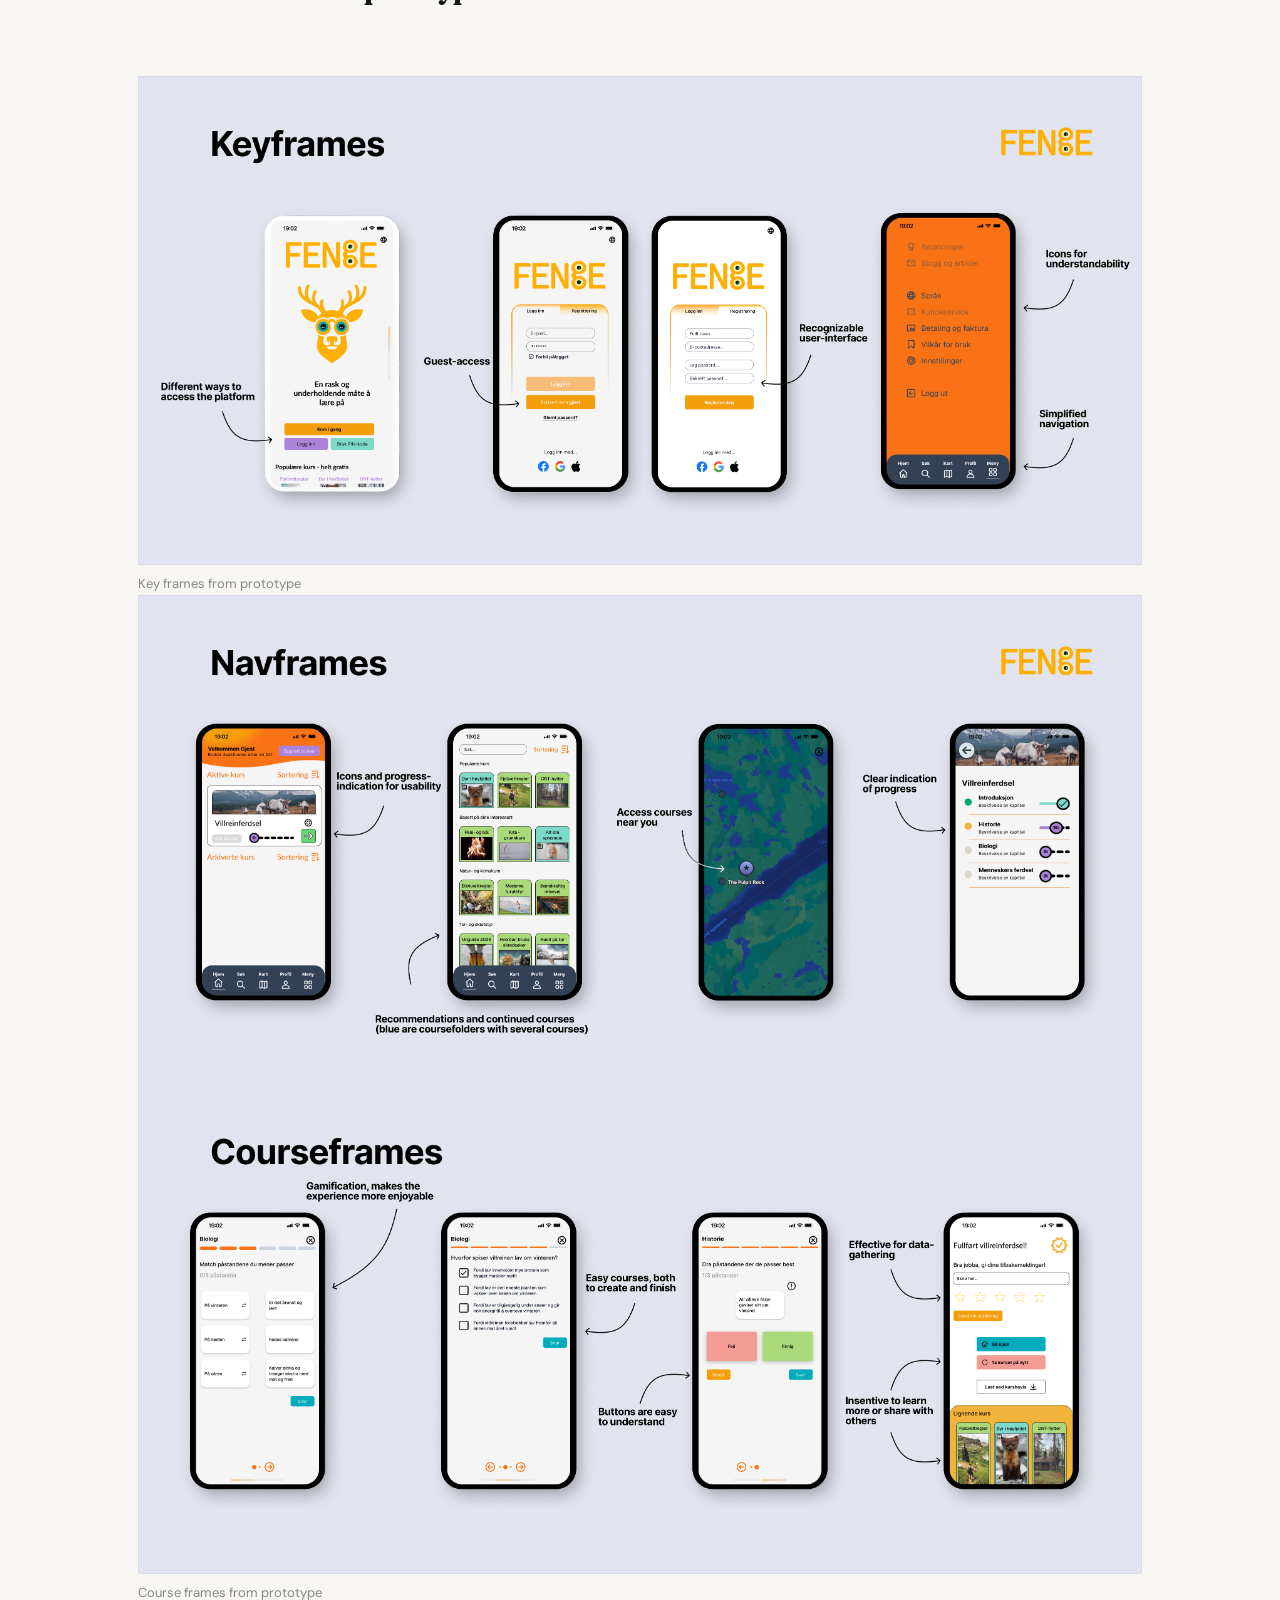
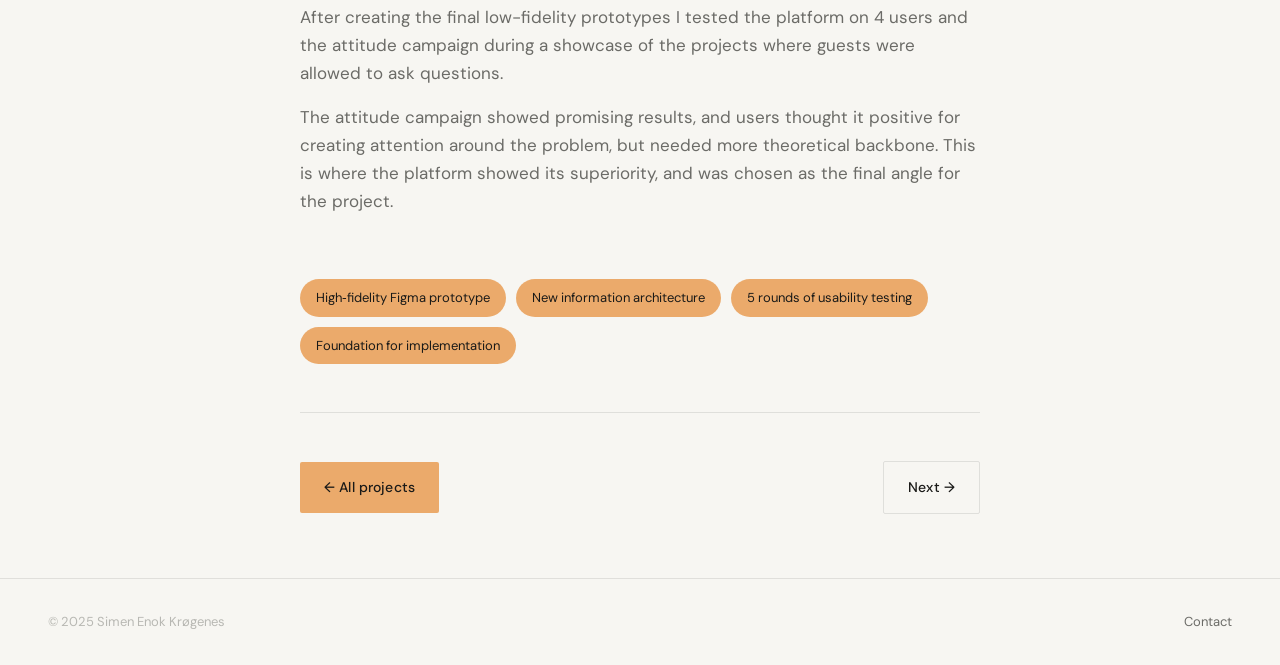
<file: fenge.html>
<!DOCTYPE html>
<html lang="no">
<head>
  <meta charset="UTF-8">
  <meta name="viewport" content="width=device-width, initial-scale=1.0">
  <title data-i18n="case.fenge.title">Fenge — Simen Enok Krøgenes</title>
  <link rel="stylesheet" href="style.css">
  <script src="i18n.js" defer></script>
  <script src="nav.js" defer></script>
  <!-- Cloudflare Web Analytics -->
  <script defer src='https://static.cloudflareinsights.com/beacon.min.js' data-cf-beacon='{"token": "e6a8afc8fe464f28bdc5db6324f09d3e"}'></script>
  <!-- End Cloudflare Web Analytics -->
</head>
<body>

<nav>
  <a href="index.html" class="nav-logo">
    <svg width="16" height="16" viewBox="0 0 24 24" fill="none" xmlns="http://www.w3.org/2000/svg" aria-hidden="true">
      <path d="M3 9.5L12 3L21 9.5V20a1 1 0 0 1-1 1H5a1 1 0 0 1-1-1V9.5Z" stroke="currentColor" stroke-width="1.5" stroke-linejoin="round"/>
      <path d="M9 21V12h6v9" stroke="currentColor" stroke-width="1.5" stroke-linejoin="round"/>
    </svg>
    Simen Enok Krøgenes
  </a>
  <ul class="nav-links">
    <li class="nav-item-dropdown">
      <button class="nav-dropdown-btn active" aria-expanded="false" aria-haspopup="true">
        <span data-i18n="nav.projects">Prosjekter</span>
        <svg class="nav-chevron" width="12" height="8" viewBox="0 0 12 8" fill="none" aria-hidden="true">
          <path d="M1 1.5L6 6.5L11 1.5" stroke="currentColor" stroke-width="1.5" stroke-linecap="round" stroke-linejoin="round"/>
        </svg>
      </button>
      <div class="nav-dropdown" role="menu">
        <a href="fenge.html" class="nav-dropdown-item" role="menuitem">
          <span class="nav-dd-tag" data-i18n="nav.dd.fenge.tag">Masteroppgave · Natur</span>
          <span class="nav-dd-name">Fenge</span>
          <span class="nav-dd-desc" data-i18n="nav.dd.fenge.desc">Digital læring for villreinforvaltning</span>
        </a>
        <a href="storebrand.html" class="nav-dropdown-item" role="menuitem">
          <span class="nav-dd-tag" data-i18n="nav.dd.storebrand.tag">Pensjon · Forsikring</span>
          <span class="nav-dd-name">Storebrand</span>
          <span class="nav-dd-desc" data-i18n="nav.dd.storebrand.desc">Innsiktsarbeid og brukeropplevelse</span>
        </a>
        <!-- DNT hidden: not active
        <a href="dnt.html" class="nav-dropdown-item" role="menuitem">
          <span class="nav-dd-tag" data-i18n="nav.dd.dnt.tag">Friluftsliv · Frivillig</span>
          <span class="nav-dd-name">DNT</span>
          <span class="nav-dd-desc" data-i18n="nav.dd.dnt.desc">UX-rådgivning og opplæring</span>
        </a>
        -->
      </div>
    </li>
    <li><a href="om-meg.html" data-i18n="nav.about">Om meg</a></li>
    <li><a href="om-meg.html#kontakt" data-i18n="nav.contact">Kontakt</a></li>
  </ul>
  <div class="lang-switcher">
    <button class="lang" data-lang="no">NO</button>
    <span class="lang-divider"></span>
    <button class="lang" data-lang="en">EN</button>
  </div>
</nav>

<main>
  <div class="container">

    <section class="case-hero fade-up">
      <div class="case-hero-image">
        <img src="images/fenge/0hero-fenge.png" alt="Fenge grensesnitt" loading="lazy">
      </div>
      <span class="case-tag" data-i18n="case.fenge.tag">Masteroppgave · 2023–2025 · NTNU</span>
      <h1 data-i18n="case.fenge.heading">Digital læring som virkemiddel i naturforvaltning</h1>
      <p class="lead" data-i18n="case.fenge.lead">
        Hvordan kan design gjøre tung fagkunnskap om villreinforvaltning tilgjengelig for frivillige, jegere og allmennheten — uten å miste presisjon og faglig tyngde?
      </p>
    </section>

    <div class="case-meta fade-up">
      <div class="meta-item">
        <span class="meta-label" data-i18n="case.fenge.meta.role.label">Rolle</span>
        <span class="meta-value" data-i18n="case.fenge.meta.role.value">UX-designer, forsker, prototypist</span>
      </div>
      <div class="meta-item">
        <span class="meta-label" data-i18n="case.fenge.meta.context.label">Kontekst</span>
        <span class="meta-value" data-i18n="case.fenge.meta.context.value">Masteroppgave, NTNU · Fenge / Lakter AS</span>
      </div>
      <div class="meta-item">
        <span class="meta-label" data-i18n="case.fenge.meta.period.label">Periode</span>
        <span class="meta-value" data-i18n="case.fenge.meta.period.value">2023–2025</span>
      </div>
      <div class="meta-item">
        <span class="meta-label" data-i18n="case.fenge.meta.tools.label">Verktøy</span>
        <span class="meta-value" data-i18n="case.fenge.meta.tools.value">Figma, Miro, brukerintervjuer, prototype-testing</span>
      </div>
    </div>

    <div class="case-content">
      <div class="col">

        <!-- KONTEKST -->
        <section class="case-section fade-up">
          <h2 data-i18n="case.fenge.section.context">Kontekst</h2>
          <p data-i18n="case.fenge.context.p1">
            Norsk villreinforvaltning representerer en kompleks balanse mellom økologiske hensyn, menneskelig aktivitet og politiske prioriteringer. Mesteparten av villreinhabitatene er i dag klassifisert som lav eller middels tilstand, og menneskelig påvirkning er identifisert som en primær årsak.
          </p>
        </section>

        <figure class="fade-up">
          <img
            src="images/fenge/no/1kartdata.jpeg"
            data-src-no="images/fenge/no/1kartdata.jpeg"
            data-src-en="images/fenge/no/1kartdata.jpeg"
            alt="Kart over villreinhabitat" loading="lazy" style="width:100%;display:block;">
          <figcaption data-i18n="case.fenge.fig.kartdata">Kart over villreinhabitat i Norge</figcaption>
        </figure>

        <!-- PROBLEMSTILLING -->
        <section class="case-section fade-up">
          <h2 data-i18n="case.fenge.section.problemstilling">Problemstilling</h2>
        </section>

        <div class="insight fade-up">
          <p data-i18n="case.fenge.problemstilling">Hvordan kan strategisk, brukersentrert design støtte digital læring som øker forståelse og motiverer ansvarlig atferd i villreinområder?</p>
        </div>

        <!-- FOKUS -->
        <section class="case-section fade-up">
          <h2 data-i18n="case.fenge.section.focus">Fokus</h2>
          <p data-i18n="case.fenge.focus.p1">
            Fremfor å evaluere økologiske konsekvenser utforsker dette prosjektet hvordan brukeropplevelse, læringsdesign og visuell kommunikasjon kan gjøre kompleks miljøkunnskap mer tilgjengelig, engasjerende og handlingsrettet.
          </p>
        </section>

        <!-- PROSESS -->
        <section class="case-section fade-up">
          <h2 data-i18n="case.fenge.section.process">Prosess</h2>
          <p data-i18n="case.fenge.process.p1">
            For å definere nærmere hvor hovedproblemet ligger, snakket jeg med 3 eksperter innen villreinforvaltning:
          </p>
        </section>

        <figure class="fade-up">
          <img
            src="images/fenge/no/2intervjuer.png"
            data-src-no="images/fenge/no/2intervjuer.png"
            data-src-en="images/fenge/no/2intervjuer.png"
            alt="Ekspertintervjuer" loading="lazy" style="width:100%;display:block;">
          <figcaption data-i18n="case.fenge.fig.intervjuer">Ekspertintervjuer gjennomført med forvaltere</figcaption>
        </figure>

        <div class="insight fade-up">
          <p data-i18n="case.fenge.quote.manager">«Kanskje den fragmenterte informasjonen har vært et stort problem.» — Naturforvalter</p>
        </div>

        <section class="case-section fade-up">
          <p data-i18n="case.fenge.process.p2">
            Dette var et gjennomgående tema i alle intervjuene — alle pekte i ulike retninger, men kom til samme konklusjon:
          </p>
        </section>

        <figure class="fade-up">
          <img
            src="images/fenge/no/3quotes.png"
            data-src-no="images/fenge/no/3quotes.png"
            data-src-en="images/fenge/no/3quotes.png"
            alt="Sitater fra intervjuer" loading="lazy" style="width:100%;display:block;">
          <figcaption data-i18n="case.fenge.fig.quotes">Sitater og funn fra intervjuer</figcaption>
        </figure>

        <section class="case-section fade-up">
          <p data-i18n="case.fenge.process.p3">
            Ekspertene pekte alle på de samme løsningene, med klarere kommunikasjon som et viktig takeaway.
          </p>
          <p data-i18n="case.fenge.survey.intro">
            Mens vi undersøkte mulige fremtidsscenarioer, ble det gjennomført en spørreundersøkelse.
          </p>
          <p data-i18n="case.fenge.survey.p1">
            Konklusjonen var denne: Da deltakerne ble spurt om de små informasjonsbitene i undersøkelsen hjalp dem å ta bedre beslutninger, svarte de dette (1 = ikke i det hele tatt, 7 = i stor grad):
          </p>
        </section>

        <figure class="fade-up">
          <img
            src="images/fenge/no/4questioneer.png"
            data-src-no="images/fenge/no/4questioneer.png"
            data-src-en="images/fenge/no/4questioneer.png"
            alt="Spørreundersøkelse — spørsmål" loading="lazy" style="width:100%;display:block;">
          <figcaption data-i18n="case.fenge.fig.survey0">Spørreundersøkelse — spørsmål om informasjonsbiter</figcaption>
        </figure>

        <section class="case-section fade-up">
          <p data-i18n="case.fenge.survey.p2">
            Deltakerne ble deretter spurt om hvor det var mest praktisk for dem å lære om denne komplekse informasjonen:
          </p>
        </section>

        <figure class="fade-up">
          <img
            src="images/fenge/no/5questionner1.jpeg"
            data-src-no="images/fenge/no/5questionner1.jpeg"
            data-src-en="images/fenge/no/5questionner1.jpeg"
            alt="Spørreundersøkelse — beslutningsstøtte" loading="lazy" style="width:100%;display:block;">
          <figcaption data-i18n="case.fenge.fig.survey1">Resultater fra spørreundersøkelse — beslutningsstøtte</figcaption>
        </figure>

        <figure class="fade-up">
          <img
            src="images/fenge/no/6workshopturister.png"
            data-src-no="images/fenge/no/6workshopturister.png"
            data-src-en="images/fenge/no/6workshopturister.png"
            alt="Læringsarenaer" loading="lazy" style="width:100%;display:block;">
          <figcaption data-i18n="case.fenge.fig.survey2">Hvor deltakerne foretrekker å lære</figcaption>
        </figure>

        <!-- TODELT LØSNING -->
        <section class="case-section fade-up">
          <p style="font-weight:500;" data-i18n="case.fenge.solution.conclusion">Konklusjonen var denne: en todelt løsning for testing</p>
        </section>

        <div class="process-steps fade-up" style="grid-template-columns:1fr 1fr;">
          <div class="step">
            <div class="step-title" data-i18n="case.fenge.solution.1.title">1. En holdningskampanje for å endre folks atferd og mønstre</div>
            <div class="step-desc" data-i18n="case.fenge.solution.1.desc">En løsning som kombinerer fysiske og digitale kommunikasjonselementer for å gjøre kunnskap om villrein tilgjengelig in situ, der brukerne allerede er.</div>
          </div>
          <div class="step">
            <div class="step-title" data-i18n="case.fenge.solution.2.title">2. En e-læringsplattform der brukere enkelt kan lære om villrein</div>
            <div class="step-desc" data-i18n="case.fenge.solution.2.desc">En løsning som bruker designstrategi og brukersentrert design for å oppmuntre til læring før, under og etter møtet med norsk natur.</div>
          </div>
        </div>

        <section class="case-section fade-up">
          <p data-i18n="case.fenge.workshops.p1">
            Det ble gjennomført flere workshops for å finne ut hvordan løsningen kunne realiseres:
          </p>
        </section>

        <figure class="fade-up">
          <img
            src="images/fenge/no/7forretningsvisualisering.png"
            data-src-no="images/fenge/no/7forretningsvisualisering.png"
            data-src-en="images/fenge/no/7forretningsvisualisering.png"
            alt="Workshop" loading="lazy" style="width:100%;display:block;">
          <figcaption data-i18n="case.fenge.fig.workshop">Workshop for å realisere løsningen</figcaption>
        </figure>

        <section class="case-section fade-up">
          <p data-i18n="case.fenge.workshops.p2">
            Det ble deretter gjennomført en workshop med Fenge for å opprette en forretningsstruktur for Fenge.
          </p>
          <p data-i18n="case.fenge.workshops.p3">
            Det ble testet to løsninger. En holdningskampanje for å øke bevissthet rundt problematikken og en videreutvikling av verktøyet Fenge for å øke brukervennligheten i brukerreisen når en tar et kurs i relevante områder:
          </p>
        </section>

        <!-- HOLDNINGSKAMPANJE -->
        <section class="case-section fade-up">
          <h2 data-i18n="case.fenge.section.campaign">Holdningskampanje</h2>
        </section>

        <figure class="fade-up">
          <img
            src="images/fenge/no/8plakat.png"
            data-src-no="images/fenge/no/8plakat.png"
            data-src-en="images/fenge/no/8plakat.png"
            alt="Holdningskampanje plakat" loading="lazy" style="width:100%;display:block;">
          <figcaption data-i18n="case.fenge.fig.plakat">Holdningskampanje — plakat</figcaption>
        </figure>

        <div class="process-steps fade-up" style="grid-template-columns:1fr;">
          <div class="step">
            <div class="step-num" data-i18n="case.fenge.campaign.what.label">Hva</div>
            <div class="step-desc" data-i18n="case.fenge.campaign.what.desc">En bevissthetskampanje utviklet for å øke forståelsen av villrein og redusere presset på habitatene gjennom bedre kunnskap og bevissthet.</div>
          </div>
          <div class="step">
            <div class="step-num" data-i18n="case.fenge.campaign.how.label">Hvordan</div>
            <div class="step-desc" data-i18n="case.fenge.campaign.how.desc">Kampanjen kombinerer fysiske og digitale kanaler for å nå et bredt publikum, og bruker tilgjengelige plattformer som sosiale medier for å senke terskelen for læring.</div>
          </div>
          <div class="step">
            <div class="step-num" data-i18n="case.fenge.campaign.why.label">Hvorfor</div>
            <div class="step-desc" data-i18n="case.fenge.campaign.why.desc">Økt kunnskap og en sterkere tilhørighetsfølelse gjør det lettere å bry seg, og kan bidra til at myke tiltak implementeres før strengere reguleringer blir nødvendig.</div>
          </div>
        </div>

        <!-- NØKKELFUNN -->
        <section class="case-section fade-up">
          <p style="font-weight:500;margin-bottom:16px;" data-i18n="case.fenge.campaign.results">Resultatene var som følger:</p>

          <p style="font-weight:500;margin-bottom:4px;" data-i18n="case.fenge.findings.shared.title">Felles intensjon, fragmentert forståelse</p>
          <p data-i18n="case.fenge.findings.shared.p">Alle interessenter var enige om at villrein og nasjonalparker må beskyttes.</p>

          <p style="font-weight:500;margin:16px 0 4px;" data-i18n="case.fenge.findings.experts.title">Eksperter kommuniserer kompleksitet</p>
          <p data-i18n="case.fenge.findings.experts.p">DNT og eksperter støtter seg på forskingstung, nyansert informasjon.</p>

          <p style="font-weight:500;margin:16px 0 4px;" data-i18n="case.fenge.findings.users.title">Brukere trenger kontekstuell klarhet, ikke mer informasjon</p>
          <p data-i18n="case.fenge.findings.users.p">Turgåere og hyttebeboere spurte ikke etter mer data.</p>
        </section>

        <div class="process-steps fade-up" style="grid-template-columns:1fr 1fr;">
          <div class="step">
            <div class="step-num" data-i18n="case.fenge.section.campaign">Holdningskampanje</div>
            <div class="step-desc">
              <p data-i18n="case.fenge.findings.campaign.1">Effektiv for å øke bevissthet</p>
              <p data-i18n="case.fenge.findings.campaign.2">Begrenset støtte for dypere læring</p>
              <p data-i18n="case.fenge.findings.campaign.3">Avhengig av tilrettelegging</p>
            </div>
          </div>
          <div class="step">
            <div class="step-num">Fenge</div>
            <div class="step-desc">
              <p data-i18n="case.fenge.findings.fenge.1">Behov for tydeligere tilbakemelding og læringsstruktur</p>
              <p data-i18n="case.fenge.findings.fenge.2">Viktigheten av tydelig visuelt språk</p>
              <p data-i18n="case.fenge.findings.fenge.3">Verdien av fleksibel, kontekstbevisst læring</p>
            </div>
          </div>
        </div>

        <!-- FENGE LØSNING -->
        <section class="case-section fade-up">
          <h2 data-i18n="case.fenge.section.fenge">Fenge</h2>
          <p data-i18n="case.fenge.fenge.desc">
            Resultatet er en høyoppløselig prototype av en digital læringsopplevelse i Fenge, designet for å støtte korte, kontekstuelle læringsøyeblikk fremfor lange kurs.
          </p>
        </section>

        <!-- FINALE PROTOTYPER -->
        <section class="case-section fade-up">
          <h2 data-i18n="case.fenge.section.final">Finale prototyper</h2>
        </section>

        <figure class="fade-up">
          <img
            src="images/fenge/no/9keyframes.png"
            data-src-no="images/fenge/no/9keyframes.png"
            data-src-en="images/fenge/no/9keyframes.png"
            alt="Nøkkelrammer fra prototype" loading="lazy" style="width:100%;display:block;">
          <figcaption data-i18n="case.fenge.fig.keyframes">Nøkkelrammer fra prototype</figcaption>
        </figure>

        <figure class="fade-up">
          <img
            src="images/fenge/no/10courseframes.png"
            data-src-no="images/fenge/no/10courseframes.png"
            data-src-en="images/fenge/no/10courseframes.png"
            alt="Kursrammer fra prototype" loading="lazy" style="width:100%;display:block;">
          <figcaption data-i18n="case.fenge.fig.courseframes">Kursrammer fra prototype</figcaption>
        </figure>

        <section class="case-section fade-up">
          <p data-i18n="case.fenge.final.p1">
            Etter å ha laget de endelige lo-fi-prototypene testet jeg plattformen på 4 brukere og holdningskampanjen under en visning av prosjektene der gjester fikk stille spørsmål.
          </p>
          <p data-i18n="case.fenge.final.p2">
            Holdningskampanjen viste lovende resultater, og brukerne syntes det var positivt for å skape oppmerksomhet rundt problemet, men trengte mer teoretisk fundament. Det er her plattformen viste sin overlegenhet, og ble valgt som den endelige vinkelen for prosjektet.
          </p>
        </section>

        <div class="outcomes fade-up">
          <span class="outcome-pill" data-i18n="case.fenge.outcome.1">Høyoppløselig Figma-prototype</span>
          <span class="outcome-pill" data-i18n="case.fenge.outcome.2">Ny informasjonsarkitektur</span>
          <span class="outcome-pill" data-i18n="case.fenge.outcome.3">5 brukertestingsrunder</span>
          <span class="outcome-pill" data-i18n="case.fenge.outcome.4">Grunnlag for implementering</span>
        </div>

        <div class="case-nav fade-up">
          <a href="index.html" class="btn btn-accent" data-i18n="case.nav.all">← Alle prosjekter</a>
          <div class="case-nav-right">
            <a href="storebrand.html" class="btn btn-ghost" data-i18n="case.nav.next">Neste →</a>
          </div>
        </div>

      </div>
    </div>

  </div>
</main>

<footer>
  <p data-i18n="footer.copyright">© 2025 Simen Enok Krøgenes</p>
  <a href="om-meg.html#kontakt" data-i18n="nav.contact">Kontakt</a>
</footer>

</body>
</html>
</file>
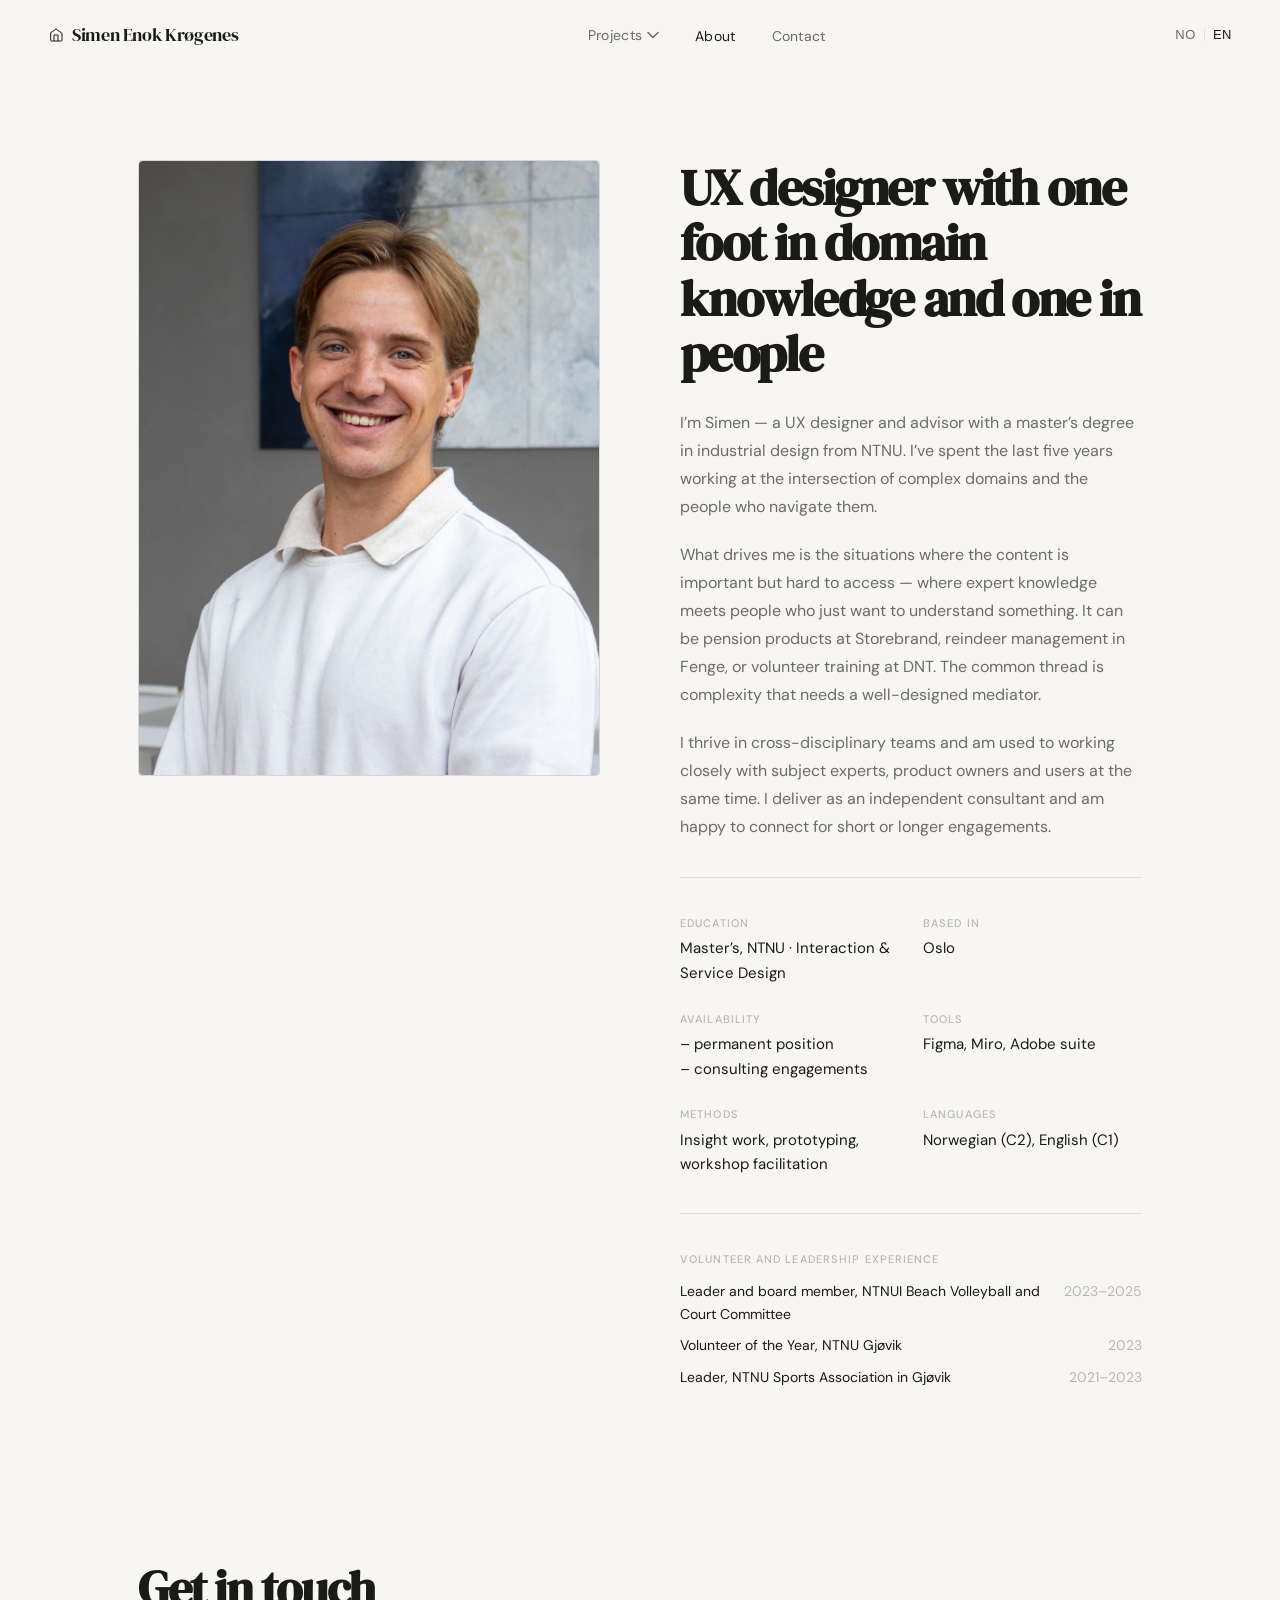
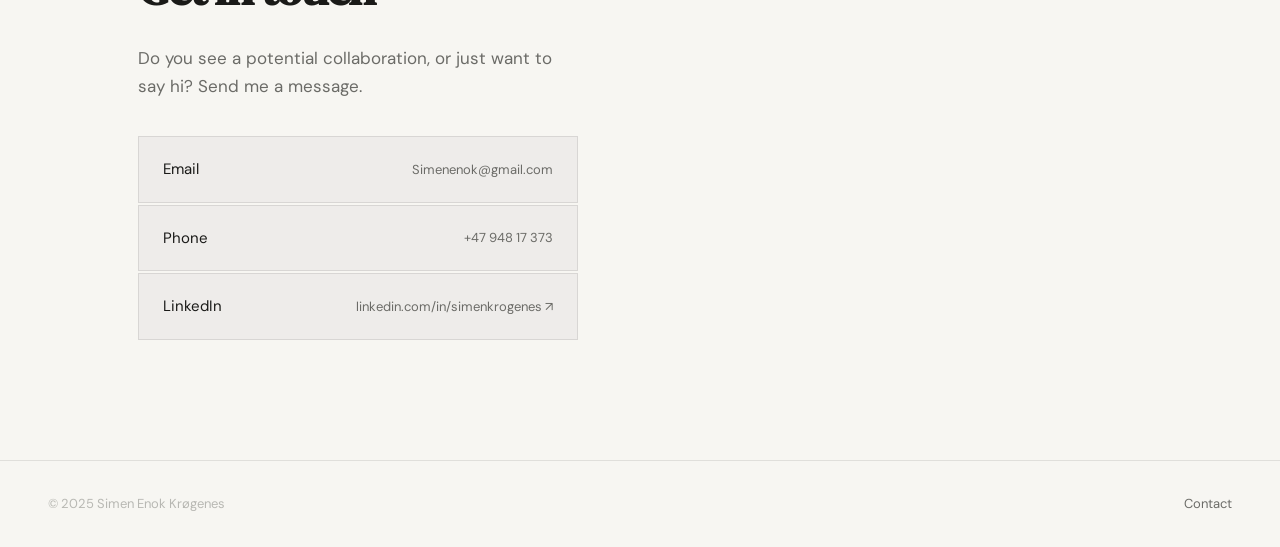
<file: om-meg.html>
<!DOCTYPE html>
<html lang="no">
<head>
  <meta charset="UTF-8">
  <meta name="viewport" content="width=device-width, initial-scale=1.0">
  <title data-i18n="about.title">Om meg — Simen Enok Krøgenes</title>
  <link rel="stylesheet" href="style.css">
  <script src="i18n.js" defer></script>
  <script src="nav.js" defer></script>
  <!-- Cloudflare Web Analytics -->
  <script defer src='https://static.cloudflareinsights.com/beacon.min.js' data-cf-beacon='{"token": "e6a8afc8fe464f28bdc5db6324f09d3e"}'></script>
  <!-- End Cloudflare Web Analytics -->
</head>
<body>

<nav>
  <a href="index.html" class="nav-logo">
    <svg width="16" height="16" viewBox="0 0 24 24" fill="none" xmlns="http://www.w3.org/2000/svg" aria-hidden="true">
      <path d="M3 9.5L12 3L21 9.5V20a1 1 0 0 1-1 1H5a1 1 0 0 1-1-1V9.5Z" stroke="currentColor" stroke-width="1.5" stroke-linejoin="round"/>
      <path d="M9 21V12h6v9" stroke="currentColor" stroke-width="1.5" stroke-linejoin="round"/>
    </svg>
    Simen Enok Krøgenes
  </a>
  <ul class="nav-links">
    <li class="nav-item-dropdown">
      <button class="nav-dropdown-btn" aria-expanded="false" aria-haspopup="true">
        <span data-i18n="nav.projects">Prosjekter</span>
        <svg class="nav-chevron" width="12" height="8" viewBox="0 0 12 8" fill="none" aria-hidden="true">
          <path d="M1 1.5L6 6.5L11 1.5" stroke="currentColor" stroke-width="1.5" stroke-linecap="round" stroke-linejoin="round"/>
        </svg>
      </button>
      <div class="nav-dropdown" role="menu">
        <a href="fenge.html" class="nav-dropdown-item" role="menuitem">
          <span class="nav-dd-tag" data-i18n="nav.dd.fenge.tag">Masteroppgave · Natur</span>
          <span class="nav-dd-name">Fenge</span>
          <span class="nav-dd-desc" data-i18n="nav.dd.fenge.desc">Digital læring for villreinforvaltning</span>
        </a>
        <a href="storebrand.html" class="nav-dropdown-item" role="menuitem">
          <span class="nav-dd-tag" data-i18n="nav.dd.storebrand.tag">Pensjon · Forsikring</span>
          <span class="nav-dd-name">Storebrand</span>
          <span class="nav-dd-desc" data-i18n="nav.dd.storebrand.desc">Innsiktsarbeid og brukeropplevelse</span>
        </a>
        <!-- DNT hidden: not active
        <a href="dnt.html" class="nav-dropdown-item" role="menuitem">
          <span class="nav-dd-tag" data-i18n="nav.dd.dnt.tag">Friluftsliv · Frivillig</span>
          <span class="nav-dd-name">DNT</span>
          <span class="nav-dd-desc" data-i18n="nav.dd.dnt.desc">UX-rådgivning og opplæring</span>
        </a>
        -->
      </div>
    </li>
    <li><a href="om-meg.html" class="active" data-i18n="nav.about">Om meg</a></li>
    <li><a href="#kontakt" data-i18n="nav.contact">Kontakt</a></li>
  </ul>
  <div class="lang-switcher">
    <button class="lang" data-lang="no">NO</button>
    <span class="lang-divider"></span>
    <button class="lang" data-lang="en">EN</button>
  </div>
</nav>

<main>
  <div class="container">

    <section class="about-grid fade-up">

      <div class="about-photo">
        <img src="images/simen_sb1.jpg" alt="Foto av Simen Enok Krøgenes" loading="lazy">
      </div>

      <div class="about-content">
        <h1 data-i18n="about.h1">UX-designer med et bein i fagkunnskap og et i folk</h1>

        <p class="about-body" data-i18n="about.body.1">
          Jeg er Simen, UX-designer og rådgiver med master i industriell design fra NTNU. Jeg har brukt de siste fem årene på å jobbe i skjæringspunktet mellom komplekse fagdomener og menneskene som skal navigere dem.
        </p>

        <p class="about-body" data-i18n="about.body.2">
          Det som driver meg er de situasjonene der innholdet er viktig, men vanskelig å komme til. der ekspertkunnskap møter folk som bare vil forstå noe. Det kan være pensjonsprodukter hos Storebrand, villreinforvaltning i Fenge, eller opplæring av frivillige i DNT. Fellesnevneren er kompleksitet som trenger et godt designet mellomledd.
        </p>

        <p class="about-body" data-i18n="about.body.3">
          Jeg trives godt i tverrfaglige team og er vant til å jobbe tett med fageksperter, produkteiere og brukere samtidig. Jeg leverer som selvstendig konsulent og tar gjerne kontakt for kortere eller lengre engasjementer.
        </p>

        <hr class="about-divider">

        <div class="about-facts">
          <div>
            <div class="fact-label" data-i18n="about.facts.education.label">Utdanning</div>
            <div class="fact-value" data-i18n="about.facts.education.value">Master, NTNU · Interaksjon- og tjenestedesign</div>
          </div>
          <div>
            <div class="fact-label" data-i18n="about.facts.location.label">Basert i</div>
            <div class="fact-value" data-i18n="about.facts.location.value">Oslo</div>
          </div>
          <div>
            <div class="fact-label" data-i18n="about.facts.availability.label">Tilgjengelighet</div>
            <div class="fact-value" data-i18n="about.facts.availability.value">– fast ansettelse<br>– konsulentoppdrag</div>
          </div>
          <div>
            <div class="fact-label" data-i18n="about.facts.tools.label">Verktøy</div>
            <div class="fact-value" data-i18n="about.facts.tools.value">Figma, Miro, Adobe-pakken</div>
          </div>
          <div>
            <div class="fact-label" data-i18n="about.facts.methods.label">Metoder</div>
            <div class="fact-value" data-i18n="about.facts.methods.value">Innsiktsarbeid, prototyping, workshopfasilitering</div>
          </div>
          <div>
            <div class="fact-label" data-i18n="about.facts.languages.label">Språk</div>
            <div class="fact-value" data-i18n="about.facts.languages.value">Norsk (C2), Engelsk (C1)</div>
          </div>
        </div>

        <hr class="about-divider">

        <div>
          <div class="fact-label" style="margin-bottom:12px;" data-i18n="about.volunteer.title">Frivillig og ledererfaring</div>
          <div style="display:flex;flex-direction:column;gap:8px;">
            <div style="display:flex;justify-content:space-between;font-size:14px;">
              <span data-i18n="about.volunteer.item1">Leder og styreverv, NTNUI Sandvolleyball og Baneutvalget</span>
              <span style="color:var(--ink-faint);white-space:nowrap;margin-left:16px;">2023–2025</span>
            </div>
            <div style="display:flex;justify-content:space-between;font-size:14px;">
              <span data-i18n="about.volunteer.item2">Årets frivillig, NTNU Gjøvik</span>
              <span style="color:var(--ink-faint);white-space:nowrap;margin-left:16px;">2023</span>
            </div>
            <div style="display:flex;justify-content:space-between;font-size:14px;">
              <span data-i18n="about.volunteer.item3">Leder, NTNU idrettsforening i Gjøvik</span>
              <span style="color:var(--ink-faint);white-space:nowrap;margin-left:16px;">2021–2023</span>
            </div>
          </div>
        </div>

      </div>
    </section>

    <section class="contact-section" id="kontakt">
      <h2 data-i18n="about.contact.title">Ta kontakt</h2>
      <p data-i18n="about.contact.body">Ser du et potensielt samarbeid, eller vil du bare slå av en prat? Send meg en melding.</p>

      <div class="contact-links fade-up">
        <a href="mailto:Simenenok@gmail.com" class="contact-link">
          <span class="contact-link-label" data-i18n="about.contact.email.label">E-post</span>
          <span class="contact-link-value" data-i18n="about.contact.email.value">Simenenok@gmail.com</span>
        </a>
        <a href="tel:+4794817373" class="contact-link">
          <span class="contact-link-label" data-i18n="about.contact.phone.label">Telefon</span>
          <span class="contact-link-value" data-i18n="about.contact.phone.value">+47 948 17 373</span>
        </a>
        <a href="https://linkedin.com" target="_blank" class="contact-link">
          <span class="contact-link-label" data-i18n="about.contact.linkedin.label">LinkedIn</span>
          <span class="contact-link-value" data-i18n="about.contact.linkedin.value">linkedin.com/in/simenkrogenes ↗</span>
        </a>
      </div>
    </section>

  </div>
</main>

<footer>
  <p data-i18n="footer.copyright">© 2025 Simen Enok Krøgenes</p>
  <a href="#kontakt" data-i18n="nav.contact">Kontakt</a>
</footer>

</body>
</html>
</file>
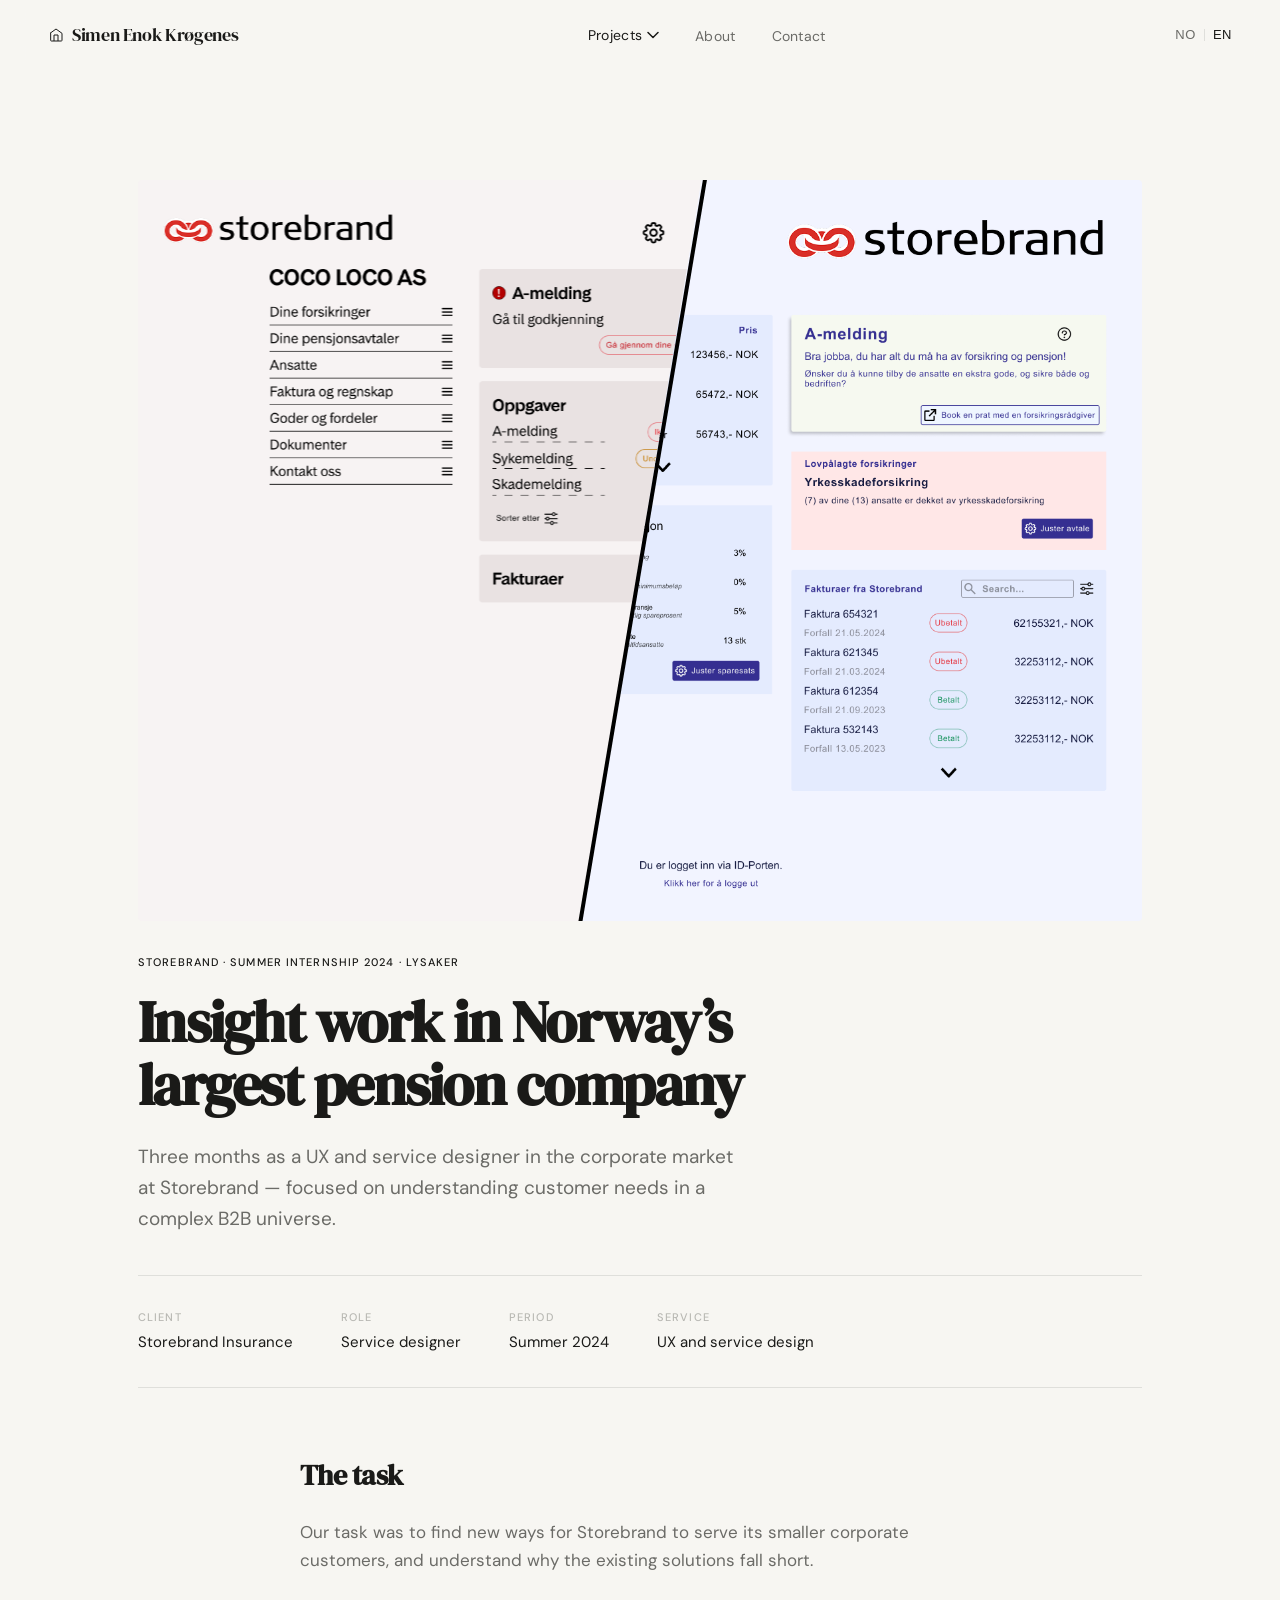
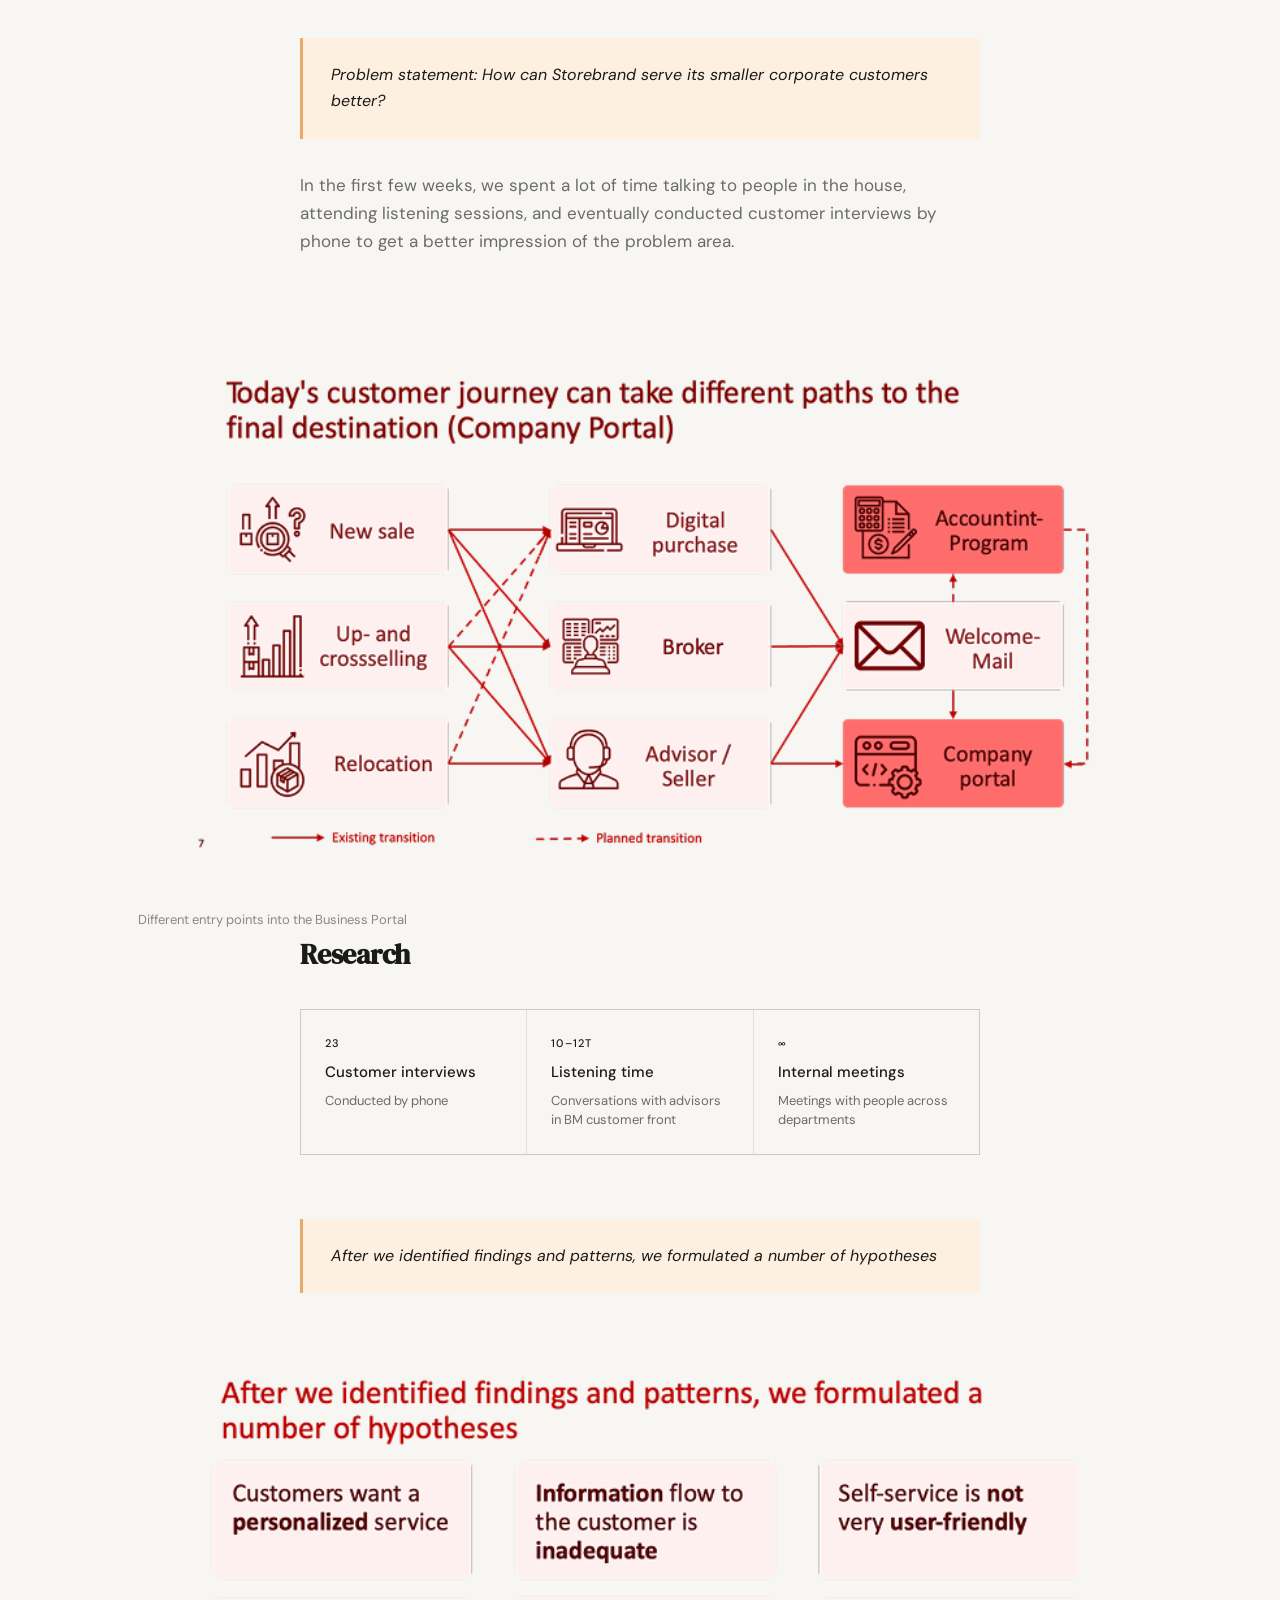
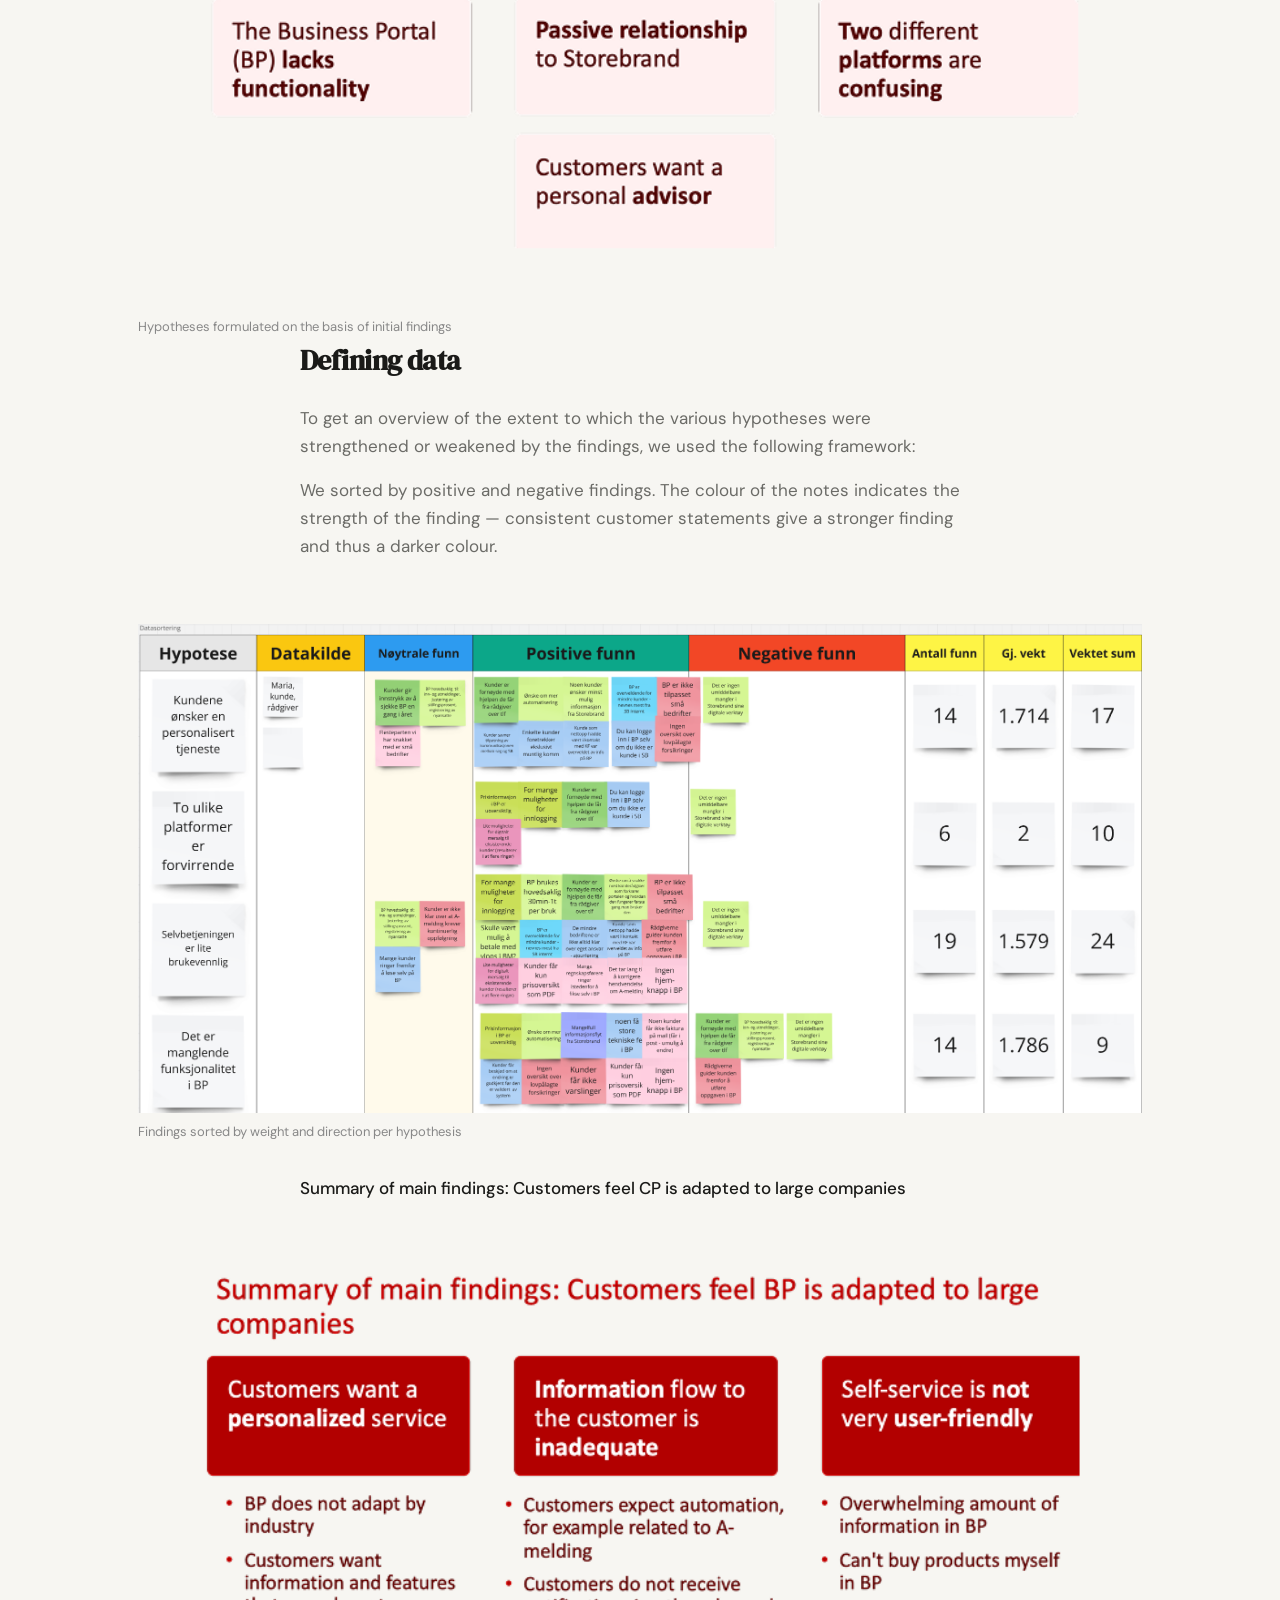
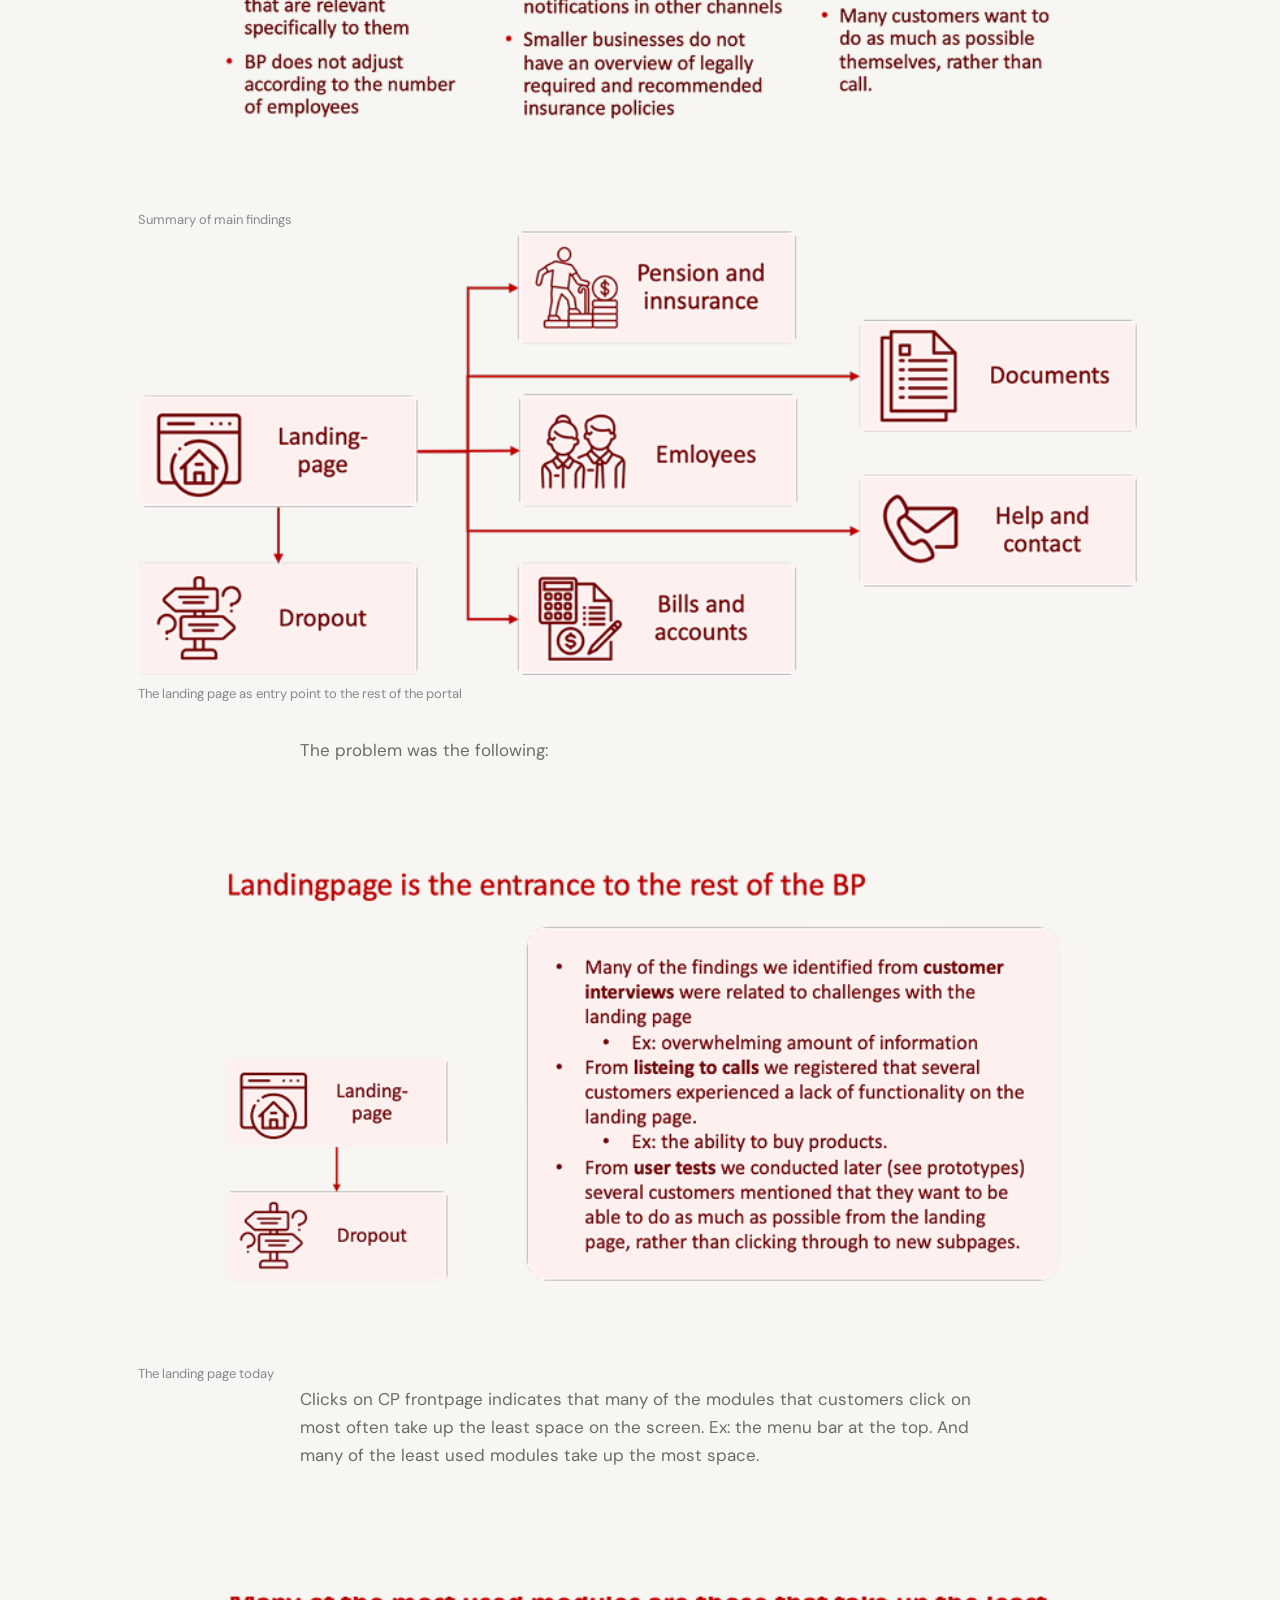
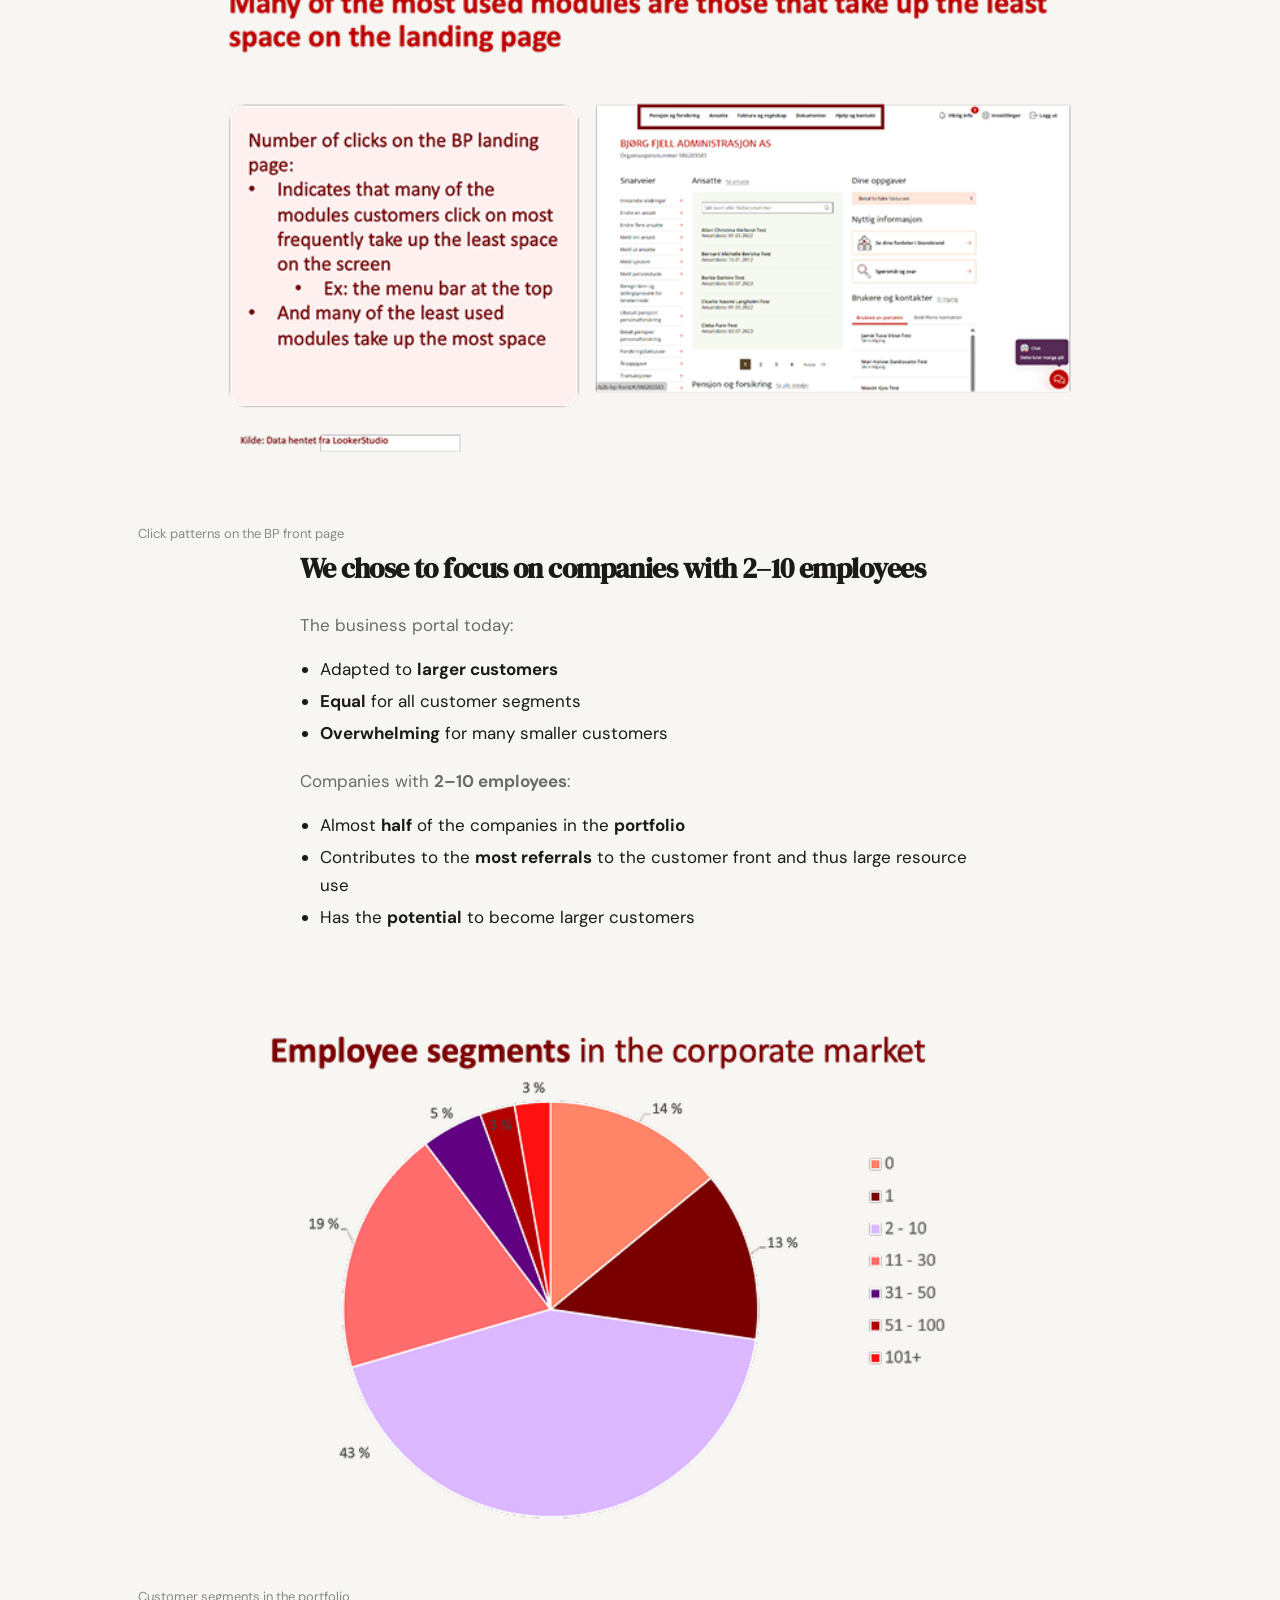
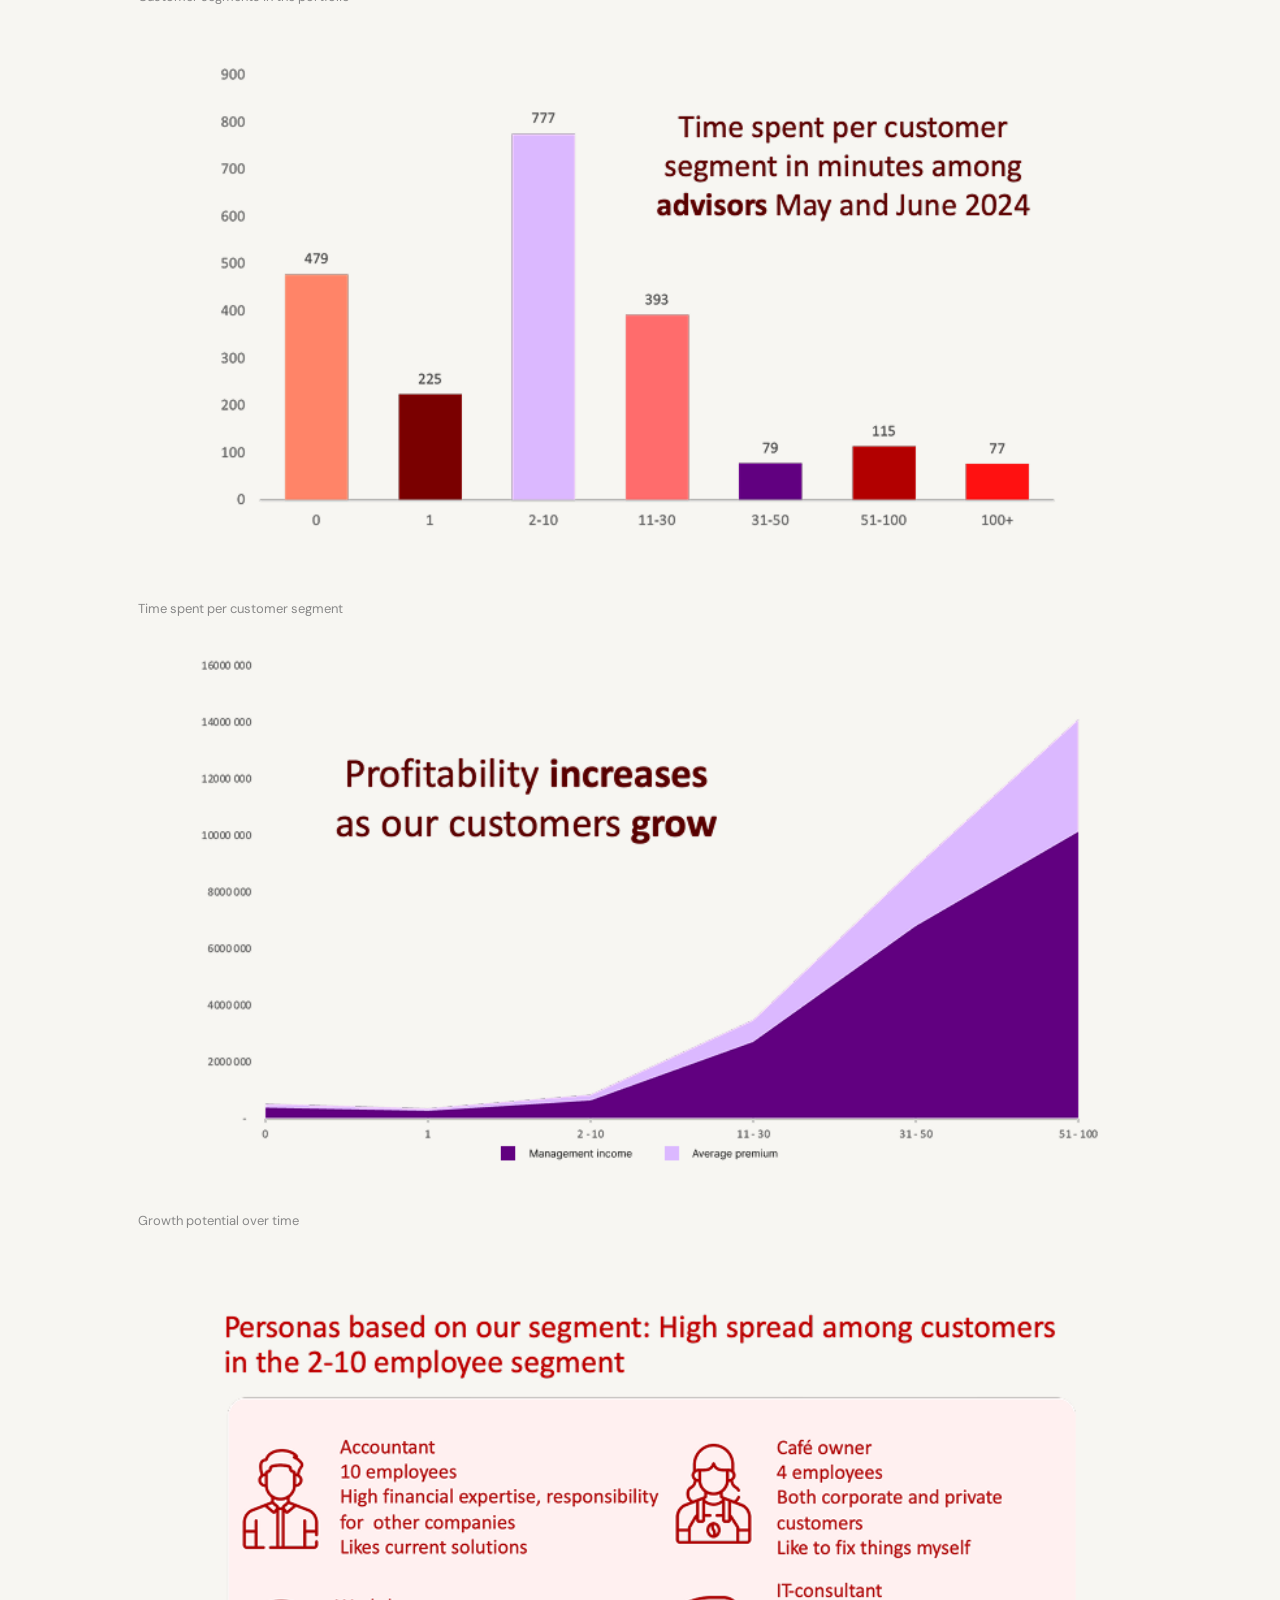
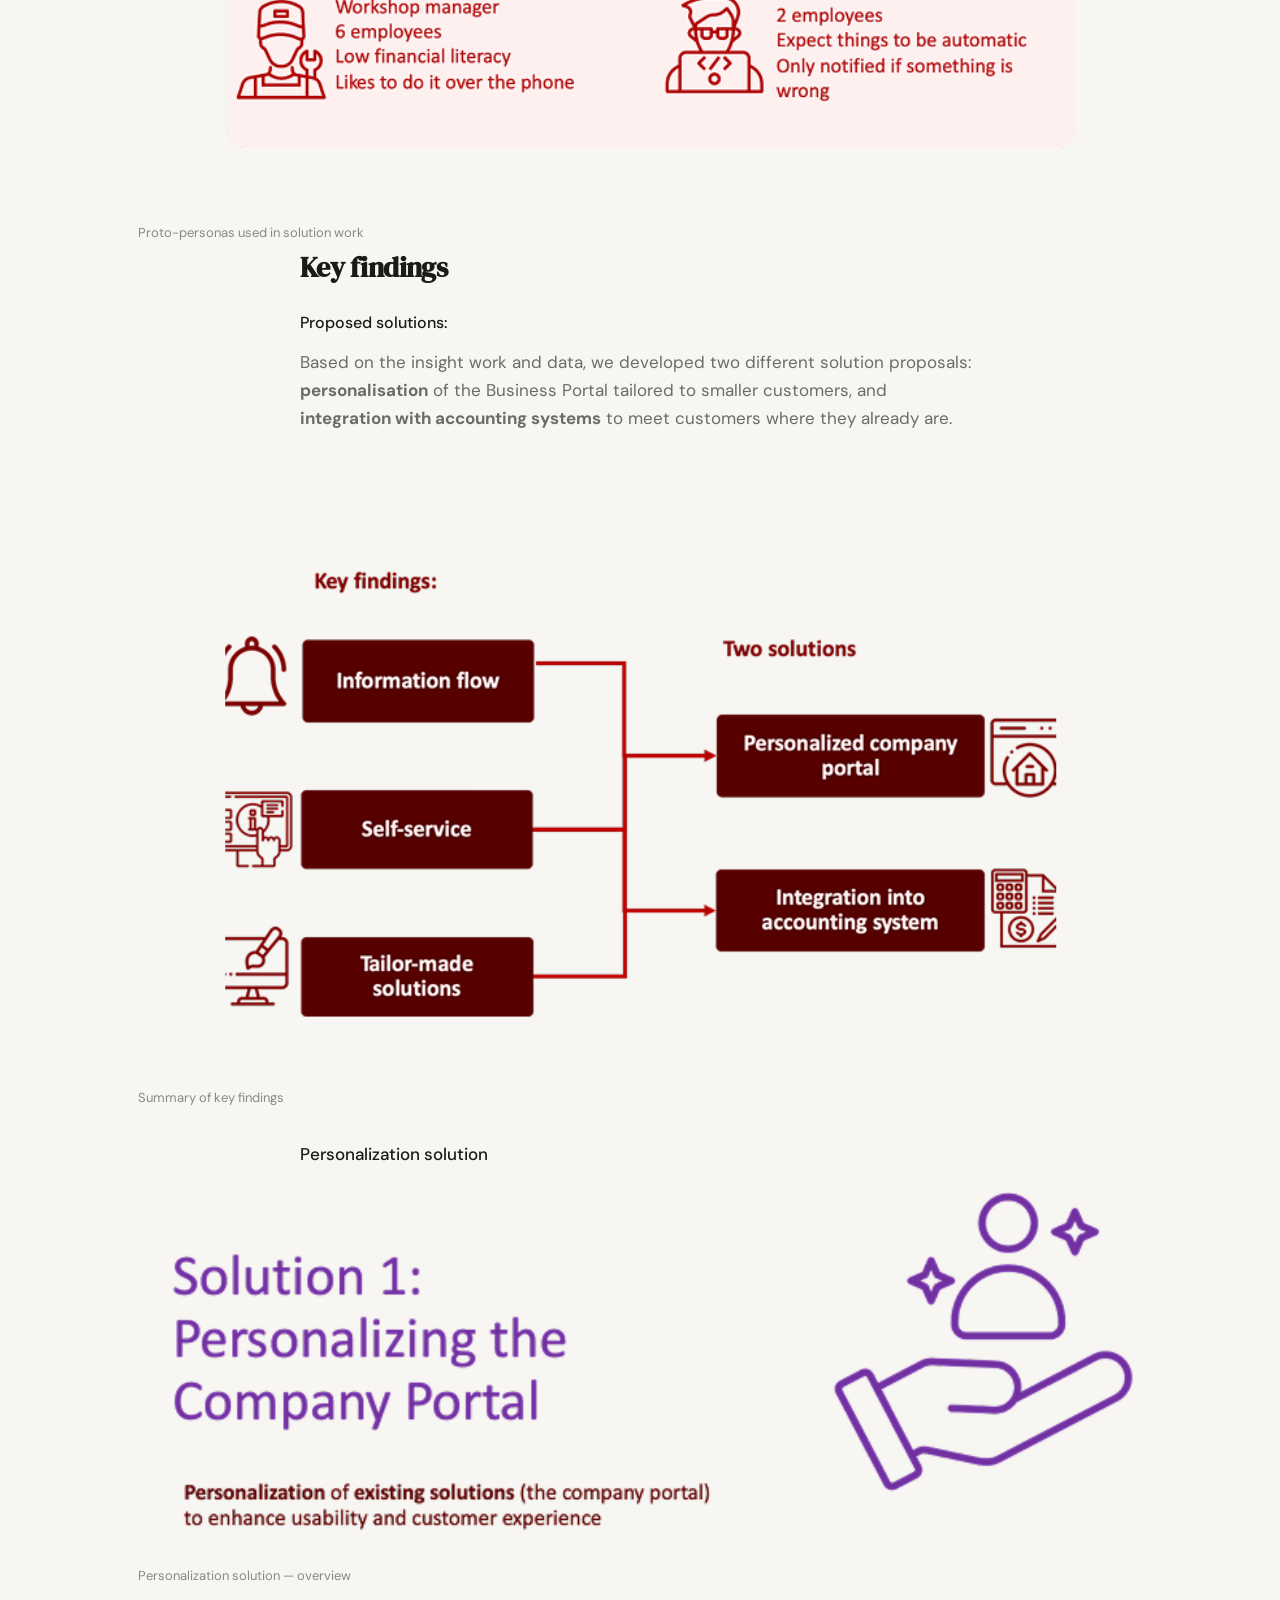
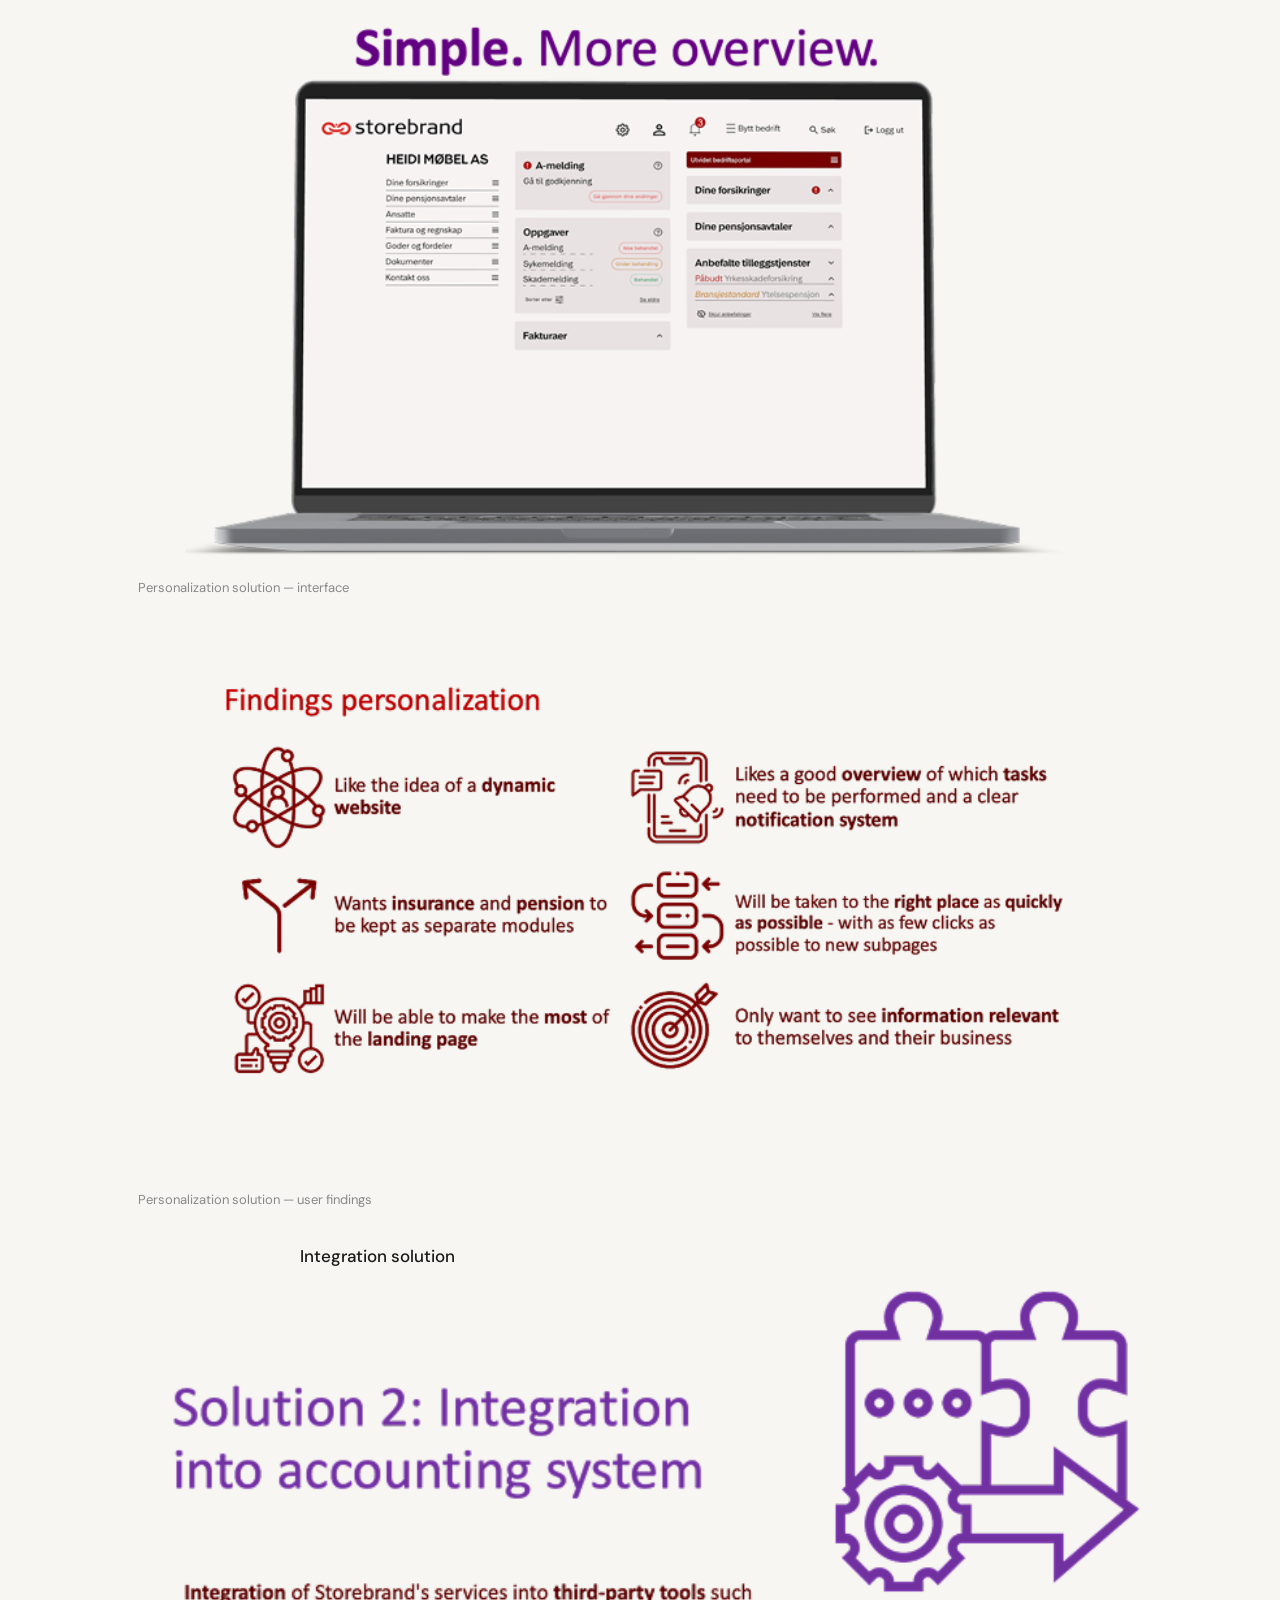
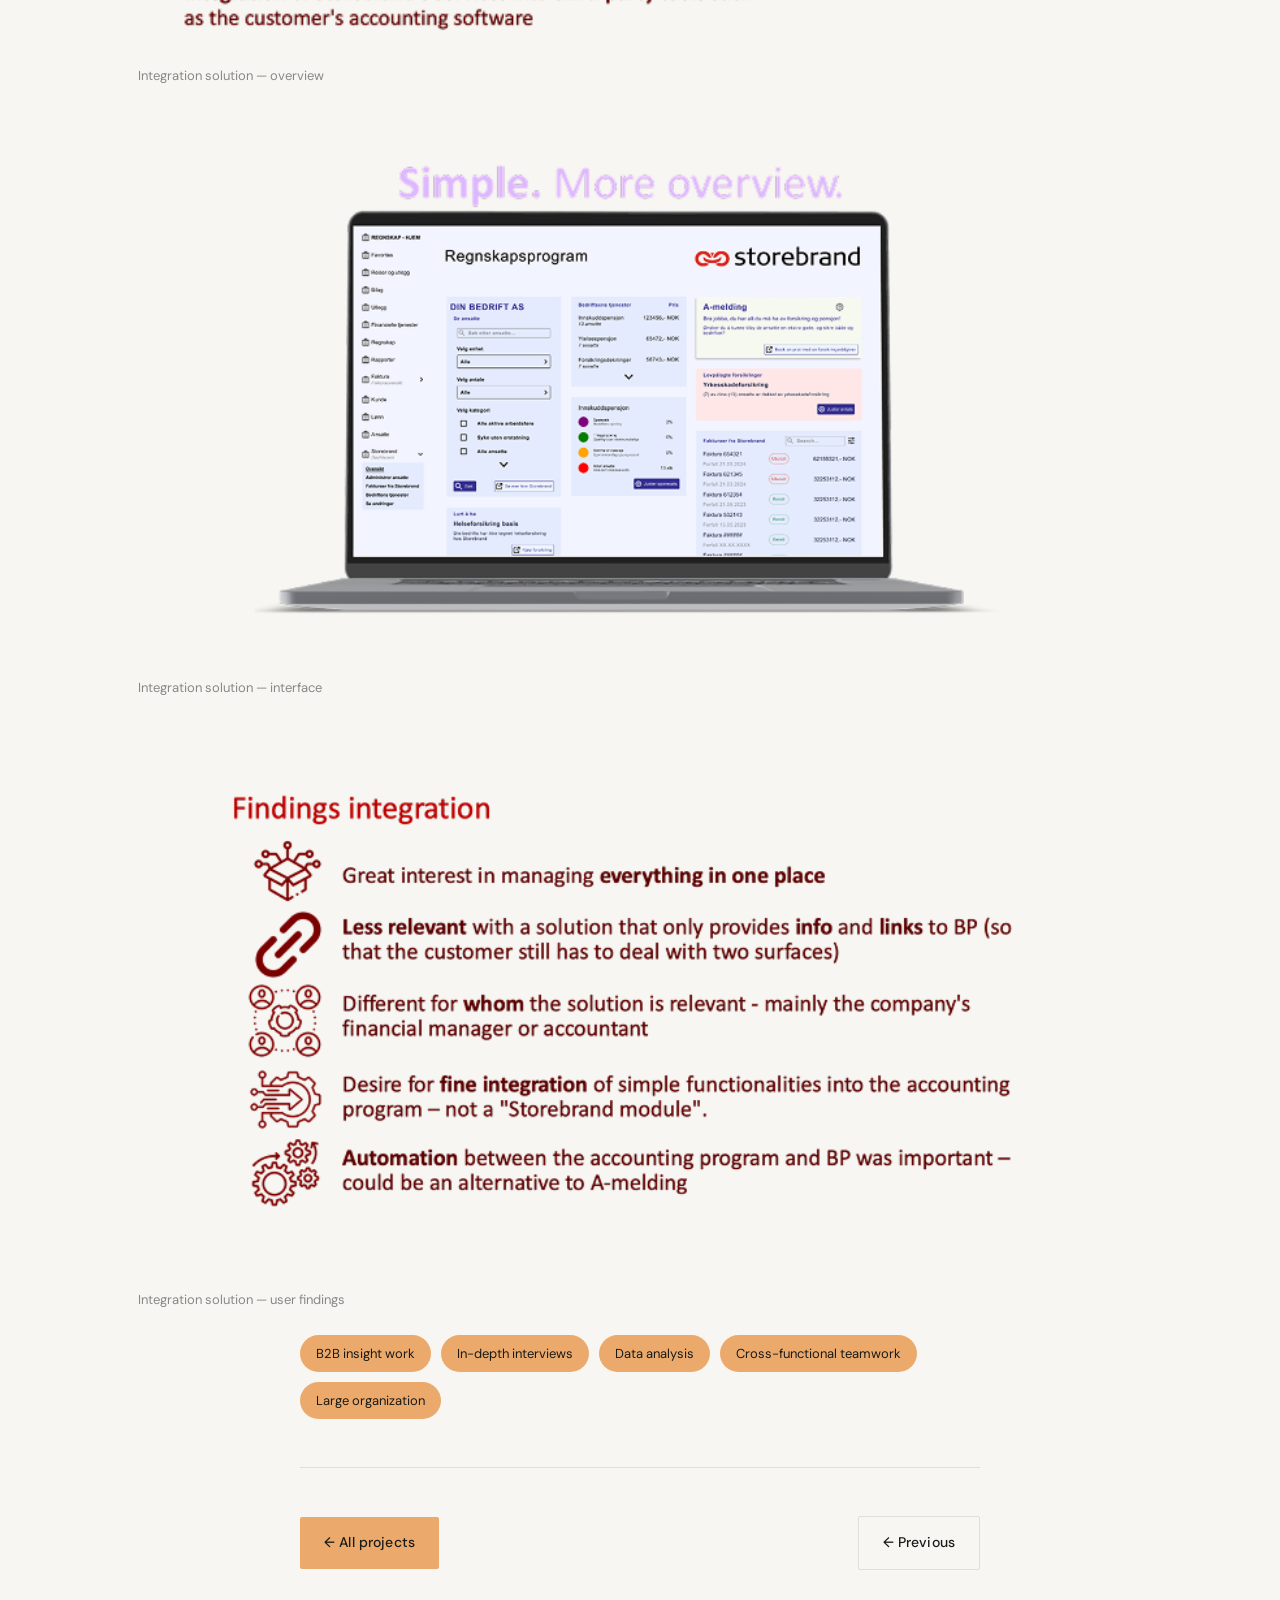
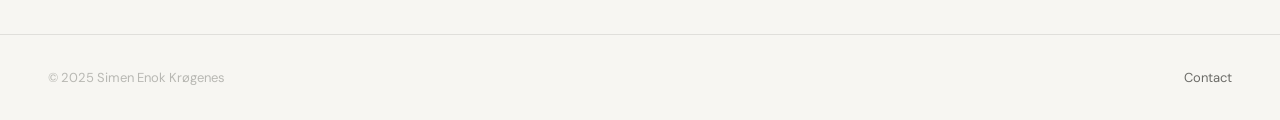
<file: storebrand.html>
<!DOCTYPE html>
<html lang="no">
<head>
  <meta charset="UTF-8">
  <meta name="viewport" content="width=device-width, initial-scale=1.0">
  <title data-i18n="case.storebrand.title">Storebrand — Simen Enok Krøgenes</title>
  <link rel="stylesheet" href="style.css">
  <script src="i18n.js" defer></script>
  <script src="nav.js" defer></script>
  <!-- Cloudflare Web Analytics -->
  <script defer src='https://static.cloudflareinsights.com/beacon.min.js' data-cf-beacon='{"token": "e6a8afc8fe464f28bdc5db6324f09d3e"}'></script>
  <!-- End Cloudflare Web Analytics -->
</head>
<body>

<nav>
  <a href="index.html" class="nav-logo">
    <svg width="16" height="16" viewBox="0 0 24 24" fill="none" xmlns="http://www.w3.org/2000/svg" aria-hidden="true">
      <path d="M3 9.5L12 3L21 9.5V20a1 1 0 0 1-1 1H5a1 1 0 0 1-1-1V9.5Z" stroke="currentColor" stroke-width="1.5" stroke-linejoin="round"/>
      <path d="M9 21V12h6v9" stroke="currentColor" stroke-width="1.5" stroke-linejoin="round"/>
    </svg>
    Simen Enok Krøgenes
  </a>
  <ul class="nav-links">
    <li class="nav-item-dropdown">
      <button class="nav-dropdown-btn active" aria-expanded="false" aria-haspopup="true">
        <span data-i18n="nav.projects">Prosjekter</span>
        <svg class="nav-chevron" width="12" height="8" viewBox="0 0 12 8" fill="none" aria-hidden="true">
          <path d="M1 1.5L6 6.5L11 1.5" stroke="currentColor" stroke-width="1.5" stroke-linecap="round" stroke-linejoin="round"/>
        </svg>
      </button>
      <div class="nav-dropdown" role="menu">
        <a href="fenge.html" class="nav-dropdown-item" role="menuitem">
          <span class="nav-dd-tag" data-i18n="nav.dd.fenge.tag">Masteroppgave · Natur</span>
          <span class="nav-dd-name">Fenge</span>
          <span class="nav-dd-desc" data-i18n="nav.dd.fenge.desc">Digital læring for villreinforvaltning</span>
        </a>
        <a href="storebrand.html" class="nav-dropdown-item" role="menuitem">
          <span class="nav-dd-tag" data-i18n="nav.dd.storebrand.tag">Pensjon · Forsikring</span>
          <span class="nav-dd-name">Storebrand</span>
          <span class="nav-dd-desc" data-i18n="nav.dd.storebrand.desc">Innsiktsarbeid og brukeropplevelse</span>
        </a>
        <!-- DNT hidden: not active
        <a href="dnt.html" class="nav-dropdown-item" role="menuitem">
          <span class="nav-dd-tag" data-i18n="nav.dd.dnt.tag">Friluftsliv · Frivillig</span>
          <span class="nav-dd-name">DNT</span>
          <span class="nav-dd-desc" data-i18n="nav.dd.dnt.desc">UX-rådgivning og opplæring</span>
        </a>
        -->
      </div>
    </li>
    <li><a href="om-meg.html" data-i18n="nav.about">Om meg</a></li>
    <li><a href="om-meg.html#kontakt" data-i18n="nav.contact">Kontakt</a></li>
  </ul>
  <div class="lang-switcher">
    <button class="lang" data-lang="no">NO</button>
    <span class="lang-divider"></span>
    <button class="lang" data-lang="en">EN</button>
  </div>
</nav>

<main>
  <div class="container">

    <section class="case-hero fade-up">
      <div class="case-hero-image">
        <img src="images/storebrand/0hero-storebrand.svg" alt="Storebrand Sandbox hero" loading="lazy">
      </div>
      <span class="case-tag" data-i18n="case.storebrand.tag">Storebrand · Sommerpraktikum 2024 · Lysaker</span>
      <h1 data-i18n="case.storebrand.heading">Innsiktsarbeid i Norges største pensjonsselskap</h1>
      <p class="lead" data-i18n="case.storebrand.lead">
        Tre måneder som UX- og tjenestedesigner i bedriftsmarkedet hos Storebrand — med fokus på å forstå kundebehov i et komplekst B2B-univers.
      </p>
    </section>

    <div class="case-meta fade-up">
      <div class="meta-item">
        <span class="meta-label" data-i18n="case.storebrand.meta.client.label">Klient</span>
        <span class="meta-value" data-i18n="case.storebrand.meta.client.value">Storebrand forsikring</span>
      </div>
      <div class="meta-item">
        <span class="meta-label" data-i18n="case.storebrand.meta.role.label">Rolle</span>
        <span class="meta-value" data-i18n="case.storebrand.meta.role.value">Tjenestedesigner</span>
      </div>
      <div class="meta-item">
        <span class="meta-label" data-i18n="case.storebrand.meta.period.label">Periode</span>
        <span class="meta-value" data-i18n="case.storebrand.meta.period.value">Sommer 2024</span>
      </div>
      <div class="meta-item">
        <span class="meta-label" data-i18n="case.storebrand.meta.service.label">Tjeneste</span>
        <span class="meta-value" data-i18n="case.storebrand.meta.service.value">UX- og tjenestedesign</span>
      </div>
    </div>

    <div class="case-content">
      <div class="col">

        <!-- OPPGAVEN -->
        <section class="case-section fade-up">
          <h2 data-i18n="case.storebrand.section.task">Oppgaven</h2>
          <p data-i18n="case.storebrand.task.p1">
            Oppgaven vår var å finne nye måter Storebrand kan betjene sine mindre bedriftskunder på, og forstå hvorfor de eksisterende løsningene ikke strekker til.
          </p>
        </section>

        <div class="insight fade-up">
          <p data-i18n="case.storebrand.problem">Problemstilling: Hvordan kan Storebrand betjene sine mindre bedriftskunder bedre?</p>
        </div>

        <section class="case-section fade-up">
          <p data-i18n="case.storebrand.research.p1">
            I de første ukene brukte vi mye tid på å snakke med folk i huset, delta på lytteøkter, og til slutt gjennomførte vi også kundeintervjuer over telefon for å få et bedre inntrykk av problemområdet.
          </p>
        </section>

        <figure class="fade-up">
          <img
            src="images/storebrand/no/1innganger.png"
            data-src-no="images/storebrand/no/1innganger.png"
            data-src-en="images/storebrand/en/1innganger.png"
            alt="Innganger til Bedriftsportalen" loading="lazy" style="width:100%;display:block;">
          <figcaption data-i18n="case.storebrand.fig.innganger">Ulike innganger til Bedriftsportalen</figcaption>
        </figure>

        <!-- FORSKNING -->
        <section class="case-section fade-up">
          <h2 data-i18n="case.storebrand.section.research">Forskning</h2>
          <div class="process-steps">
            <div class="step">
              <div class="step-num">23</div>
              <div class="step-title" data-i18n="case.storebrand.stat.interviews.title">Kundeintervjuer</div>
              <div class="step-desc" data-i18n="case.storebrand.stat.interviews.desc">Gjennomført over telefon</div>
            </div>
            <div class="step">
              <div class="step-num">10–12t</div>
              <div class="step-title" data-i18n="case.storebrand.stat.listening.title">Lyttetid</div>
              <div class="step-desc" data-i18n="case.storebrand.stat.listening.desc">Samtaler med rådgivere i BM kundefront</div>
            </div>
            <div class="step">
              <div class="step-num">∞</div>
              <div class="step-title" data-i18n="case.storebrand.stat.meetings.title">Interne møter</div>
              <div class="step-desc" data-i18n="case.storebrand.stat.meetings.desc">Møter med folk i huset på tvers av avdelinger</div>
            </div>
          </div>
        </section>

        <div class="insight fade-up">
          <p data-i18n="case.storebrand.research.hypothesis">Etter at vi identifiserte funn og mønstre, formulerte vi en rekke hypoteser</p>
        </div>

        <figure class="fade-up">
          <img
            src="images/storebrand/no/2hypoteser.png"
            data-src-no="images/storebrand/no/2hypoteser.png"
            data-src-en="images/storebrand/en/2hypoteser.png"
            alt="Hypoteser" loading="lazy" style="width:100%;display:block;">
          <figcaption data-i18n="case.storebrand.fig.hypoteser">Hypoteser formulert på bakgrunn av innledende funn</figcaption>
        </figure>

        <!-- DEFINERING -->
        <section class="case-section fade-up">
          <h2 data-i18n="case.storebrand.section.data">Definere data</h2>
          <p data-i18n="case.storebrand.data.p1">
            For å få oversikt over i hvilken grad de ulike hypotesene ble styrket eller svekket av funnene, brukte vi følgende rammeverk:
          </p>
          <p data-i18n="case.storebrand.data.p2">
            Vi sorterte etter positive og negative funn. Fargen på lappene sier noe om styrken på funnet — konsistente utsagn fra kunder gir et sterkere funn og dermed en mørkere farge.
          </p>
        </section>

        <figure class="fade-up">
          <img
            src="images/storebrand/en/3datasorting1.png"
            alt="Sortering av funn" loading="lazy" style="width:100%;display:block;">
          <figcaption data-i18n="case.storebrand.fig.datasorting">Funn sortert etter vekt og retning per hypotese</figcaption>
        </figure>

        <p class="fade-up" style="margin:32px 0 16px;font-weight:500;" data-i18n="case.storebrand.findings.summary.heading">
          Oppsummering av hovedfunn: Kunder opplever at BP er tilpasset store bedrifter
        </p>

        <figure class="fade-up">
          <img
            src="images/storebrand/no/3hovedfunn.png"
            data-src-no="images/storebrand/no/3hovedfunn.png"
            data-src-en="images/storebrand/en/3hovedfunn.png"
            alt="Sammendrag av hovedfunn" loading="lazy" style="width:100%;display:block;">
          <figcaption data-i18n="case.storebrand.fig.hovedfunn">Oppsummering av hovedfunn</figcaption>
        </figure>


        <figure class="fade-up">
          <img
            src="images/storebrand/no/4flyt.png"
            data-src-no="images/storebrand/no/4flyt.png"
            data-src-en="images/storebrand/en/4flyt.png"
            alt="Landingssiden som inngang" loading="lazy" style="width:100%;display:block;">
          <figcaption data-i18n="case.storebrand.fig.flyt">Landingssiden som inngang til resten av portalen</figcaption>
        </figure>

        <p class="fade-up" style="color:var(--ink-muted);margin:32px 0 8px;" data-i18n="case.storebrand.findings.problem.label">Problemet var følgende:</p>

        <figure class="fade-up">
          <img
            src="images/storebrand/no/5landingsside.png"
            data-src-no="images/storebrand/no/5landingsside.png"
            data-src-en="images/storebrand/en/5landingsside.png"
            alt="Landingssiden i dag" loading="lazy" style="width:100%;display:block;">
          <figcaption data-i18n="case.storebrand.fig.landingsside">Landingssiden i dag</figcaption>
        </figure>

        <section class="case-section fade-up">
          <p data-i18n="case.storebrand.findings.clicks">
            Klikk på BP-forsiden indikerer at mange av modulene kundene bruker mest, tar opp minst plass på skjermen. F.eks. menylinjen øverst. Mange av de minst brukte modulene tar opp mest plass.
          </p>
        </section>

        <figure class="fade-up">
          <img
            src="images/storebrand/no/6problemlanding.png"
            data-src-no="images/storebrand/no/6problemlanding.png"
            data-src-en="images/storebrand/en/6problemlanding.png"
            alt="Klikkmønster på BP-forsiden" loading="lazy" style="width:100%;display:block;">
          <figcaption data-i18n="case.storebrand.fig.problemlanding">Klikkmønster på BP-forsiden</figcaption>
        </figure>

        <!-- FOKUS: 2–10 ANSATTE -->
        <section class="case-section fade-up">
          <h2 data-i18n="case.storebrand.section.focus">Vi valgte å fokusere på bedrifter med 2–10 ansatte</h2>
          <p data-i18n="case.storebrand.focus.portal.title">Bedriftsportalen i dag:</p>
          <ul style="margin:8px 0 20px;padding-left:20px;display:flex;flex-direction:column;gap:4px;">
            <li data-i18n="case.storebrand.focus.portal.li1">Tilpasset <strong>større kunder</strong></li>
            <li data-i18n="case.storebrand.focus.portal.li2"><strong>Lik</strong> for alle kundesegmenter</li>
            <li data-i18n="case.storebrand.focus.portal.li3"><strong>Overveldende</strong> for mange mindre kunder</li>
          </ul>
          <p data-i18n="case.storebrand.focus.companies.title">Bedrifter med <strong>2–10 ansatte</strong>:</p>
          <ul style="margin:8px 0;padding-left:20px;display:flex;flex-direction:column;gap:4px;">
            <li data-i18n="case.storebrand.focus.companies.li1">Nesten <strong>halvparten</strong> av bedriftene i <strong>porteføljen</strong></li>
            <li data-i18n="case.storebrand.focus.companies.li2">Bidrar til <strong>flest henvendelser</strong> til kundefronten og dermed stor ressursbruk</li>
            <li data-i18n="case.storebrand.focus.companies.li3">Har <strong>potensial</strong> til å bli større kunder</li>
          </ul>
        </section>

        <figure class="fade-up">
          <img
            src="images/storebrand/no/7kundesegment.png"
            data-src-no="images/storebrand/no/7kundesegment.png"
            data-src-en="images/storebrand/en/7kundesegment.png"
            alt="Kundesegmenter" loading="lazy" style="width:100%;display:block;">
          <figcaption data-i18n="case.storebrand.fig.kundesegment">Kundesegmenter i porteføljen</figcaption>
        </figure>

        <figure class="fade-up">
          <img
            src="images/storebrand/no/8tidsbruk.png"
            data-src-no="images/storebrand/no/8tidsbruk.png"
            data-src-en="images/storebrand/en/8tidsbruk.png"
            alt="Tidsbruk per segment" loading="lazy" style="width:100%;display:block;">
          <figcaption data-i18n="case.storebrand.fig.tidsbruk">Tidsbruk per kundesegment</figcaption>
        </figure>

        <figure class="fade-up">
          <img
            src="images/storebrand/no/9profittovertid.png"
            data-src-no="images/storebrand/no/9profittovertid.png"
            data-src-en="images/storebrand/en/9profittovertid.png"
            alt="Potensial over tid" loading="lazy" style="width:100%;display:block;">
          <figcaption data-i18n="case.storebrand.fig.profittovertid">Potensial over tid</figcaption>
        </figure>

        <figure class="fade-up">
          <img
            src="images/storebrand/no/10protopersonas.png"
            data-src-no="images/storebrand/no/10protopersonas.png"
            data-src-en="images/storebrand/en/10protopersonas.png"
            alt="Proto-personas" loading="lazy" style="width:100%;display:block;">
          <figcaption data-i18n="case.storebrand.fig.integration.4">Proto-personas brukt i løsningsarbeidet</figcaption>
        </figure>

        <!-- NØKKELFUNN OG LØSNINGER -->
        <section class="case-section fade-up">
          <h2 data-i18n="case.storebrand.section.keyfind">Nøkkelfunn</h2>
          <h3 style="font-family:var(--sans);font-size:16px;font-weight:500;margin-bottom:12px;" data-i18n="case.storebrand.solutions.proposed">Foreslåtte løsninger:</h3>
          <p data-i18n="case.storebrand.solutions.p1">
            Basert på innsiktsarbeidet og datagrunnlaget utviklet vi to ulike løsningsforslag: <strong>personalisering</strong> av Bedriftsportalen tilpasset mindre kunder, og <strong>integrasjon mot regnskapssystemer</strong> for å møte kundene der de allerede er.
          </p>
        </section>

        <figure class="fade-up">
          <img
            src="images/storebrand/no/11hovedfunn.png"
            data-src-no="images/storebrand/no/11hovedfunn.png"
            data-src-en="images/storebrand/en/11hovedfunn.png"
            alt="Nøkkelfunn oversikt" loading="lazy" style="width:100%;display:block;">
          <figcaption data-i18n="case.storebrand.fig.keyfind">Oppsummering av nøkkelfunn</figcaption>
        </figure>

        <p class="fade-up" style="margin:32px 0 16px;font-weight:500;" data-i18n="case.storebrand.solution.personal.title">Personaliseringsløsning</p>

        <figure class="fade-up">
          <img
            src="images/storebrand/no/12overskrift1.png"
            data-src-no="images/storebrand/no/12overskrift1.png"
            data-src-en="images/storebrand/en/12overskrift1.png"
            alt="Personaliseringsløsning oversikt" loading="lazy" style="width:100%;display:block;">
          <figcaption data-i18n="case.storebrand.fig.personal.1">Personaliseringsløsning — oversikt</figcaption>
        </figure>

        <figure class="fade-up">
          <img
            src="images/storebrand/no/13løsning1.png"
            data-src-no="images/storebrand/no/13løsning1.png"
            data-src-en="images/storebrand/en/13løsning1.png"
            alt="Personaliseringsløsning grensesnitt" loading="lazy" style="width:100%;display:block;">
          <figcaption data-i18n="case.storebrand.fig.personal.2">Personaliseringsløsning — grensesnitt</figcaption>
        </figure>

        <figure class="fade-up">
          <img
            src="images/storebrand/no/14funn1.png"
            data-src-no="images/storebrand/no/14funn1.png"
            data-src-en="images/storebrand/en/14funn1.png"
            alt="Personaliseringsløsning brukerfunn" loading="lazy" style="width:100%;display:block;">
          <figcaption data-i18n="case.storebrand.fig.personal.3">Personaliseringsløsning — brukerfunn</figcaption>
        </figure>

        <p class="fade-up" style="margin:32px 0 16px;font-weight:500;" data-i18n="case.storebrand.solution.integration.title">Integrasjonsløsning</p>

        <figure class="fade-up">
          <img
            src="images/storebrand/no/15overskrift2.png"
            data-src-no="images/storebrand/no/15overskrift2.png"
            data-src-en="images/storebrand/en/15overskrift2.png"
            alt="Integrasjonsløsning oversikt" loading="lazy" style="width:100%;display:block;">
          <figcaption data-i18n="case.storebrand.fig.integration.1">Integrasjonsløsning — oversikt</figcaption>
        </figure>

        <figure class="fade-up">
          <img
            src="images/storebrand/no/16løsning2.png"
            data-src-no="images/storebrand/no/16løsning2.png"
            data-src-en="images/storebrand/en/16løsning2.png"
            alt="Integrasjonsløsning grensesnitt" loading="lazy" style="width:100%;display:block;">
          <figcaption data-i18n="case.storebrand.fig.integration.2">Integrasjonsløsning — grensesnitt</figcaption>
        </figure>

        <figure class="fade-up">
          <img
            src="images/storebrand/no/17funn2.png"
            data-src-no="images/storebrand/no/17funn2.png"
            data-src-en="images/storebrand/en/17funn2.png"
            alt="Integrasjonsløsning brukerfunn" loading="lazy" style="width:100%;display:block;">
          <figcaption data-i18n="case.storebrand.fig.integration.3">Integrasjonsløsning — brukerfunn</figcaption>
        </figure>

        <div class="outcomes fade-up">
          <span class="outcome-pill" data-i18n="case.storebrand.outcome.1">B2B-innsiktsarbeid</span>
          <span class="outcome-pill" data-i18n="case.storebrand.outcome.2">Dybdeintervjuer</span>
          <span class="outcome-pill" data-i18n="case.storebrand.outcome.data">Dataanalyse</span>
          <span class="outcome-pill" data-i18n="case.storebrand.outcome.3">Tverrfaglig teamarbeid</span>
          <span class="outcome-pill" data-i18n="case.storebrand.outcome.4">Stor organisasjon</span>
        </div>

        <div class="case-nav fade-up">
          <a href="index.html" class="btn btn-accent" data-i18n="case.nav.all">← Alle prosjekter</a>
          <div class="case-nav-right">
            <a href="fenge.html" class="btn btn-ghost" data-i18n="case.nav.prev">← Forrige</a>
            <!-- DNT hidden: not active
            <a href="dnt.html" class="btn btn-ghost" data-i18n="case.nav.next">Neste →</a>
            -->
          </div>
        </div>

      </div>
    </div>

  </div>
</main>

<footer>
  <p data-i18n="footer.copyright">© 2025 Simen Enok Krøgenes</p>
  <a href="om-meg.html#kontakt" data-i18n="nav.contact">Kontakt</a>
</footer>

</body>
</html>
</file>
<file: style.css>
@import url('https://fonts.googleapis.com/css2?family=DM+Sans:ital,opsz,wght@0,9..40,300;0,9..40,400;0,9..40,500;1,9..40,300&family=DM+Serif+Display:ital@0;1&display=swap');

*, *::before, *::after { box-sizing: border-box; margin: 0; padding: 0; }

:root {
  --ink: #1a1a18;
  --ink-muted: #6b6b67;
  --ink-faint: #b8b8b3;
  --paper: #f7f6f2;
  --paper-warm: #eeecea;
  --accent: #EBAA6B;
  --accent-light: #fdf0e0;
  --line: rgba(26,26,24,0.1);
  --serif: 'DM Serif Display', Georgia, serif;
  --sans: 'DM Sans', system-ui, sans-serif;
  --max: 1100px;
  --col: 680px;
}

html { scroll-behavior: smooth; }

body {
  font-family: var(--sans);
  background: var(--paper);
  color: var(--ink);
  font-size: 17px;
  line-height: 1.65;
  -webkit-font-smoothing: antialiased;
}

/* NAV */
nav {
  position: fixed; top: 0; left: 0; right: 0;
  z-index: 100;
  display: flex; align-items: center; justify-content: space-between;
  padding: 20px 48px;
  background: rgba(247,246,242,0.92);
  backdrop-filter: blur(12px);
}

.nav-logo {
  display: flex;
  align-items: center;
  gap: 8px;
  font-family: var(--serif);
  font-size: 18px;
  color: var(--ink);
  text-decoration: none;
  letter-spacing: -0.02em;
}

.nav-links {
  display: flex; gap: 36px; list-style: none;
}

.nav-links a {
  font-size: 14px;
  font-weight: 400;
  color: var(--ink-muted);
  text-decoration: none;
  letter-spacing: 0.02em;
  transition: color 0.2s;
}

.nav-links a:hover { color: var(--ink); }
.nav-links a.active { color: var(--ink); }

/* NAV DROPDOWN */
.nav-item-dropdown {
  position: relative;
  display: flex;
  align-items: center;
}

.nav-dropdown-btn {
  display: flex;
  align-items: center;
  gap: 5px;
  font-size: 14px;
  font-weight: 400;
  color: var(--ink-muted);
  letter-spacing: 0.02em;
  background: none;
  border: none;
  outline: none;
  padding: 0;
  margin: 0;
  cursor: pointer;
  font-family: var(--sans);
  line-height: 1;
  transition: color 0.2s;
  vertical-align: middle;
}

.nav-dropdown-btn:hover,
.nav-dropdown-btn.active,
.nav-item-dropdown:hover .nav-dropdown-btn {
  color: var(--ink);
}

.nav-chevron {
  transition: transform 0.2s ease;
  flex-shrink: 0;
}

.nav-item-dropdown:hover .nav-chevron,
.nav-item-dropdown.open .nav-chevron {
  transform: rotate(180deg);
}

.nav-dropdown {
  position: absolute;
  top: calc(100% + 20px);
  left: 50%;
  transform: translateX(-50%) translateY(-6px);
  min-width: 260px;
  background: var(--paper);
  border: 1px solid var(--line);
  border-radius: 8px;
  box-shadow: 0 12px 32px rgba(26,26,24,0.12), 0 2px 8px rgba(26,26,24,0.06);
  padding: 6px;
  opacity: 0;
  pointer-events: none;
  transition: opacity 0.16s ease, transform 0.16s ease;
  z-index: 200;
}

/* invisible bridge so hovering into menu doesn't close it */
.nav-dropdown::before {
  content: '';
  position: absolute;
  top: -24px;
  left: 0;
  right: 0;
  height: 24px;
}

.nav-item-dropdown:hover .nav-dropdown,
.nav-item-dropdown.open .nav-dropdown {
  opacity: 1;
  pointer-events: auto;
  transform: translateX(-50%) translateY(0);
}

.nav-dropdown-item {
  display: flex;
  flex-direction: column;
  gap: 2px;
  padding: 10px 14px;
  border-radius: 5px;
  text-decoration: none;
  color: var(--ink);
  transition: background 0.14s;
}

.nav-dropdown-item:hover {
  background: var(--accent-light);
}

.nav-dd-tag {
  font-size: 10px;
  font-weight: 500;
  letter-spacing: 0.1em;
  text-transform: uppercase;
  color: var(--ink-faint);
}

.nav-dd-name {
  font-family: var(--serif);
  font-size: 16px;
  letter-spacing: -0.02em;
  color: var(--ink);
  line-height: 1.2;
}

.nav-dd-desc {
  font-size: 12px;
  color: var(--ink-muted);
  line-height: 1.45;
}

.lang-switcher {
  display: flex;
  align-items: center;
  gap: 8px;
}

.lang-switcher .lang {
  font-size: 13px;
  font-weight: 500;
  letter-spacing: 0.04em;
  color: var(--ink-muted);
  cursor: pointer;
  background: none;
  border: none;
  padding: 0;
  line-height: 1;
}

.lang-switcher .lang.active {
  color: var(--ink);
}

.lang-switcher .lang:hover {
  color: var(--ink);
}

.lang-divider {
  width: 1px;
  height: 12px;
  background: var(--line);
}

.visually-hidden {
  position: absolute;
  width: 1px;
  height: 1px;
  padding: 0;
  margin: -1px;
  overflow: hidden;
  clip: rect(0 0 0 0);
  white-space: nowrap;
  border: 0;
}

/* LAYOUT */
main { padding-top: 80px; }

.container {
  max-width: var(--max);
  margin: 0 auto;
  padding: 0 48px;
}

.col {
  max-width: var(--col);
}

/* HERO (index) */
.hero {
  background: var(--accent);
  padding: 100px 0 80px;
}

.hero-eyebrow {
  font-size: 13px;
  font-weight: 500;
  letter-spacing: 0.1em;
  text-transform: uppercase;
  color: rgba(26,26,24,0.6);
  margin-bottom: 24px;
}

.hero h1 {
  font-family: var(--serif);
  font-size: clamp(42px, 6vw, 72px);
  line-height: 1.05;
  letter-spacing: -0.03em;
  color: var(--ink);
  margin-bottom: 28px;
  max-width: 800px;
}

.hero h1 em {
  font-style: italic;
  color: rgba(26,26,24,0.55);
}

.hero-body {
  font-size: 18px;
  line-height: 1.7;
  color: rgba(26,26,24,0.7);
  max-width: 520px;
  margin-bottom: 40px;
}

/* PROJECTS GRID */
.projects-section {
  padding: 80px 0;
}

.section-label {
  font-size: 12px;
  font-weight: 500;
  letter-spacing: 0.12em;
  text-transform: uppercase;
  color: var(--ink-faint);
  margin-bottom: 40px;
}

.projects-grid {
  display: grid;
  grid-template-columns: repeat(2, 1fr);
  gap: 16px;
}

.project-card {
  background: var(--paper-warm);
  border: 1px solid var(--line);
  padding: 40px;
  text-decoration: none;
  color: var(--ink);
  transition: background 0.25s;
  display: flex;
  flex-direction: column;
  justify-content: space-between;
  min-height: 320px;
  position: relative;
  overflow: hidden;
}

.project-card:hover { background: var(--accent-light); }

.project-card.third {
  grid-column: 1 / -1;
}

.project-card.third .img-block,
.project-card.third > img {
  aspect-ratio: 32/9;
}

.card-tag {
  font-size: 11px;
  font-weight: 500;
  letter-spacing: 0.1em;
  text-transform: uppercase;
  color: var(--ink);
  background: var(--accent-light);
  padding: 4px 10px;
  border-radius: 2px;
  display: inline-block;
  margin-bottom: 20px;
}

.card-title {
  font-family: var(--serif);
  font-size: clamp(22px, 3vw, 32px);
  line-height: 1.15;
  letter-spacing: -0.02em;
  margin-bottom: 12px;
}

.card-desc {
  font-size: 14px;
  color: var(--ink-muted);
  line-height: 1.6;
  max-width: 380px;
}

.card-arrow {
  display: inline-flex;
  align-items: center;
  gap: 8px;
  font-size: 13px;
  font-weight: 500;
  color: var(--ink);
  margin-top: 28px;
  letter-spacing: 0.01em;
}

.card-arrow svg {
  transition: transform 0.2s;
}

.project-card:hover .card-arrow svg {
  transform: translateX(4px);
}

.card-year {
  font-size: 11px;
  color: var(--ink-faint);
  letter-spacing: 0.05em;
  display: block;
  text-align: right;
  margin-bottom: 12px;
}

/* CASE PAGE */
.case-hero {
  padding: 60px 0 40px;
  border-bottom: 1px solid var(--line);
}

.case-tag {
  font-size: 11px;
  font-weight: 500;
  letter-spacing: 0.1em;
  text-transform: uppercase;
  color: var(--ink);
  margin-bottom: 20px;
  display: block;
}

.case-hero h1 {
  font-family: var(--serif);
  font-size: clamp(34px, 5vw, 58px);
  line-height: 1.08;
  letter-spacing: -0.03em;
  margin-bottom: 24px;
  max-width: 760px;
}

.case-hero .lead {
  font-size: 19px;
  line-height: 1.65;
  color: var(--ink-muted);
  max-width: 600px;
}

.case-meta {
  display: flex;
  gap: 48px;
  padding: 32px 0;
  border-bottom: 1px solid var(--line);
  flex-wrap: wrap;
}

.meta-item {
  display: flex;
  flex-direction: column;
  gap: 4px;
}

.meta-label {
  font-size: 11px;
  font-weight: 500;
  letter-spacing: 0.1em;
  text-transform: uppercase;
  color: var(--ink-faint);
}

.meta-value {
  font-size: 15px;
  color: var(--ink);
  font-weight: 400;
}

/* FIGURE / CAPTION */
figure {
  margin: 0;
}

figcaption {
  margin-top: 8px;
  font-size: 13px;
  color: var(--ink-subtle, #888);
}

/* CASE CONTENT */
.case-content {
  padding: 64px 0;
}

.case-content .col {
  margin: 0 auto;
}

.case-content .col figure {
  width: calc(var(--max) - 96px);
  max-width: calc(100vw - 96px);
  margin-left: calc((var(--col) - min(var(--max) - 96px, 100vw - 96px)) / 2);
}

.case-section {
  margin-bottom: 64px;
}

.case-section h2 {
  font-family: var(--serif);
  font-size: 28px;
  letter-spacing: -0.02em;
  margin-bottom: 20px;
  color: var(--ink);
}

.case-section p {
  color: var(--ink-muted);
  margin-bottom: 16px;
}

.case-section p:last-child { margin-bottom: 0; }

/* INSIGHT BLOCK */
.insight {
  background: var(--accent-light);
  border-left: 3px solid var(--accent);
  padding: 24px 28px;
  margin: 32px 0;
  border-radius: 0 4px 4px 0;
}

.insight p {
  color: var(--ink) !important;
  font-size: 16px;
  font-style: italic;
  margin: 0 !important;
}

/* PROCESS STEPS */
.process-steps {
  display: grid;
  grid-template-columns: repeat(auto-fit, minmax(180px, 1fr));
  gap: 1px;
  background: var(--line);
  border: 1px solid var(--line);
  margin: 32px 0;
}

.step {
  background: var(--paper);
  padding: 24px;
}

.step-num {
  font-size: 11px;
  font-weight: 500;
  letter-spacing: 0.1em;
  text-transform: uppercase;
  color: var(--ink);
  margin-bottom: 8px;
}

.step-title {
  font-size: 15px;
  font-weight: 500;
  color: var(--ink);
  margin-bottom: 6px;
}

.step-desc {
  font-size: 13px;
  color: var(--ink-muted);
  line-height: 1.5;
}

/* IMAGE PLACEHOLDER */
.img-block {
  background: var(--paper-warm);
  border: 1px solid var(--line);
  border-radius: 4px;
  aspect-ratio: 16/9;
  display: flex;
  align-items: center;
  justify-content: center;
  margin: 32px 0;
  color: var(--ink-faint);
  font-size: 13px;
  letter-spacing: 0.05em;
}

.img-block.tall { aspect-ratio: 4/3; }

/* PROJECT CARDS */
.project-card .img-block {
  margin-bottom: 20px;
  aspect-ratio: 16/9;
  font-size: 12px;
}

.project-card > img {
  width: 100%;
  aspect-ratio: 4/3;
  object-fit: contain;
  display: block;
  margin-bottom: 24px;
}

/* CASE HERO IMAGE */
.case-hero-image {
  margin: 40px 0 32px;
  border-radius: 4px;
  overflow: hidden;
}

.case-hero-image .img-block {
  margin: 0;
}

.case-hero-image img {
  width: 100%;
  height: auto;
  display: block;
}

/* OUTCOME PILLS */
.outcomes {
  display: flex;
  flex-wrap: wrap;
  gap: 10px;
  margin: 24px 0;
}

.outcome-pill {
  background: var(--accent);
  color: var(--ink);
  font-size: 13px;
  padding: 8px 16px;
  border-radius: 100px;
  font-weight: 400;
}

/* ABOUT PAGE */
.about-grid {
  display: grid;
  grid-template-columns: 1fr 1fr;
  gap: 80px;
  padding: 80px 0;
  align-items: start;
}

.about-photo {
  background: var(--paper-warm);
  border: 1px solid var(--line);
  aspect-ratio: 3/4;
  border-radius: 4px;
  display: flex;
  align-items: center;
  justify-content: center;
  color: var(--ink-faint);
  font-size: 13px;
  overflow: hidden;
}

.about-photo img {
  width: 100%;
  height: 100%;
  object-fit: cover;
  border-radius: 4px;
}

.about-content h1 {
  font-family: var(--serif);
  font-size: clamp(36px, 4vw, 52px);
  letter-spacing: -0.03em;
  line-height: 1.08;
  margin-bottom: 28px;
}

.about-body {
  font-size: 16px;
  color: var(--ink-muted);
  line-height: 1.75;
  margin-bottom: 20px;
}

.about-divider {
  border: none;
  border-top: 1px solid var(--line);
  margin: 36px 0;
}

.about-facts {
  display: grid;
  grid-template-columns: 1fr 1fr;
  gap: 24px;
}

.fact-label {
  font-size: 11px;
  font-weight: 500;
  letter-spacing: 0.1em;
  text-transform: uppercase;
  color: var(--ink-faint);
  margin-bottom: 4px;
}

.fact-value {
  font-size: 15px;
  color: var(--ink);
}

/* CONTACT */
.contact-section {
  padding: 80px 0 120px;
}

.contact-section h2 {
  font-family: var(--serif);
  font-size: clamp(32px, 4vw, 48px);
  letter-spacing: -0.03em;
  margin-bottom: 16px;
}

.contact-section p {
  color: var(--ink-muted);
  font-size: 17px;
  margin-bottom: 36px;
  max-width: 440px;
}

.contact-links {
  display: flex;
  flex-direction: column;
  gap: 2px;
}

.contact-link {
  display: flex;
  align-items: center;
  justify-content: space-between;
  padding: 20px 24px;
  background: var(--paper-warm);
  border: 1px solid var(--line);
  text-decoration: none;
  color: var(--ink);
  font-size: 15px;
  transition: background 0.2s;
  max-width: 440px;
}

.contact-link:hover { background: var(--accent-light); }

.contact-link-label { font-weight: 400; }
.contact-link-value { color: var(--ink-muted); font-size: 13px; }

/* FOOTER */
footer {
  border-top: 1px solid var(--line);
  padding: 32px 48px;
  display: flex;
  justify-content: space-between;
  align-items: center;
}

footer p {
  font-size: 13px;
  color: var(--ink-faint);
}

footer a {
  font-size: 13px;
  color: var(--ink-muted);
  text-decoration: none;
}

footer a:hover { color: var(--ink); }

/* CTA BUTTON */
.btn {
  display: inline-flex;
  align-items: center;
  gap: 10px;
  background: var(--ink);
  color: var(--paper);
  font-size: 14px;
  font-weight: 500;
  padding: 14px 24px;
  border-radius: 2px;
  text-decoration: none;
  letter-spacing: 0.01em;
  transition: background 0.2s;
}

.btn-accent {
  background: var(--accent);
  color: var(--ink);
}

.btn-accent:hover { background: #d9934a; }

.case-nav {
  display: flex;
  justify-content: space-between;
  align-items: center;
  gap: 12px;
  margin-top: 48px;
  padding-top: 48px;
  border-top: 1px solid var(--line);
}

.case-nav-right {
  display: flex;
  gap: 12px;
}

.btn:hover { background: var(--accent); color: var(--ink); cursor: url("data:image/svg+xml,%3Csvg xmlns='http://www.w3.org/2000/svg' width='32' height='32' viewBox='0 0 32 32'%3E%3Crect x='1' y='14' width='30' height='10' rx='3' fill='%23CC0000'/%3E%3Crect x='7' y='8' width='18' height='8' rx='2' fill='%23CC0000'/%3E%3Crect x='8' y='9' width='7' height='6' rx='1' fill='%23AEE8F8'/%3E%3Crect x='17' y='9' width='7' height='6' rx='1' fill='%23AEE8F8'/%3E%3Ccircle cx='8' cy='24' r='4' fill='%23222'/%3E%3Ccircle cx='24' cy='24' r='4' fill='%23222'/%3E%3Ccircle cx='8' cy='24' r='2' fill='%23666'/%3E%3Ccircle cx='24' cy='24' r='2' fill='%23666'/%3E%3Ctext x='11' y='21' font-family='Arial' font-size='8' fill='%23FFD700' font-weight='bold'%3E95%3C/text%3E%3C/svg%3E") 16 16, pointer; }

.btn-ghost {
  background: transparent;
  color: var(--ink);
  border: 1px solid var(--line);
}

.btn-ghost:hover { background: var(--paper-warm); color: var(--ink); cursor: url("data:image/svg+xml,%3Csvg xmlns='http://www.w3.org/2000/svg' width='32' height='32' viewBox='0 0 32 32'%3E%3Crect x='1' y='14' width='30' height='10' rx='3' fill='%23CC0000'/%3E%3Crect x='7' y='8' width='18' height='8' rx='2' fill='%23CC0000'/%3E%3Crect x='8' y='9' width='7' height='6' rx='1' fill='%23AEE8F8'/%3E%3Crect x='17' y='9' width='7' height='6' rx='1' fill='%23AEE8F8'/%3E%3Ccircle cx='8' cy='24' r='4' fill='%23222'/%3E%3Ccircle cx='24' cy='24' r='4' fill='%23222'/%3E%3Ccircle cx='8' cy='24' r='2' fill='%23666'/%3E%3Ccircle cx='24' cy='24' r='2' fill='%23666'/%3E%3Ctext x='11' y='21' font-family='Arial' font-size='8' fill='%23FFD700' font-weight='bold'%3E95%3C/text%3E%3C/svg%3E") 16 16, pointer; }

.hero .btn {
  background: #fff;
  color: var(--ink);
}

.hero .btn:hover { background: var(--accent-light); color: var(--ink); }

.hero .btn-ghost {
  background: #fff;
  color: var(--ink);
  border-color: #fff;
}

.hero .btn-ghost:hover { background: var(--accent-light); color: var(--ink); }

/* ANIMATIONS */
@keyframes fadeUp {
  from { opacity: 0; transform: translateY(20px); }
  to   { opacity: 1; transform: translateY(0); }
}

.fade-up {
  animation: fadeUp 0.6s ease forwards;
}

.fade-up:nth-child(2) { animation-delay: 0.1s; }
.fade-up:nth-child(3) { animation-delay: 0.2s; }
.fade-up:nth-child(4) { animation-delay: 0.3s; }

/* RECOMMENDATIONS */
.recommendations { padding: 64px 0 80px; }
.rec-label { font-size: 13px; color: var(--muted); margin-bottom: 24px; letter-spacing: 0.02em; }
.rec-scroll { overflow-x: auto; padding-bottom: 16px; scrollbar-width: thin; }
.rec-grid {
  display: grid;
  grid-template-columns: repeat(3, minmax(260px, 1fr));
  grid-template-rows: repeat(2, auto);
  gap: 16px;
  width: 100%;
}
.rec-card { border: 1px solid var(--line); border-radius: 12px; padding: 20px; min-height: 160px; display: flex; flex-direction: column; justify-content: space-between; }
.rec-quote { font-size: 15px; line-height: 1.7; margin: 0 0 20px; color: var(--ink); flex: 1; }
.rec-author { font-size: 13px; font-weight: 500; margin: 0; color: var(--ink); }
.rec-role { font-size: 13px; color: var(--muted); margin: 0; }

/* RESPONSIVE */
@media (max-width: 900px) {
  nav { padding: 16px 24px; }
  .container { padding: 0 24px; }
  .hero { padding: 60px 0 48px; }
  .projects-grid { grid-template-columns: 1fr; }
  .about-grid { grid-template-columns: 1fr; gap: 40px; }
  footer { flex-direction: column; gap: 12px; text-align: center; }
}

@media (max-width: 600px) {
  .nav-links { display: none; }
  .case-meta { gap: 28px; }
  .about-facts { grid-template-columns: 1fr; }
}
</file>
